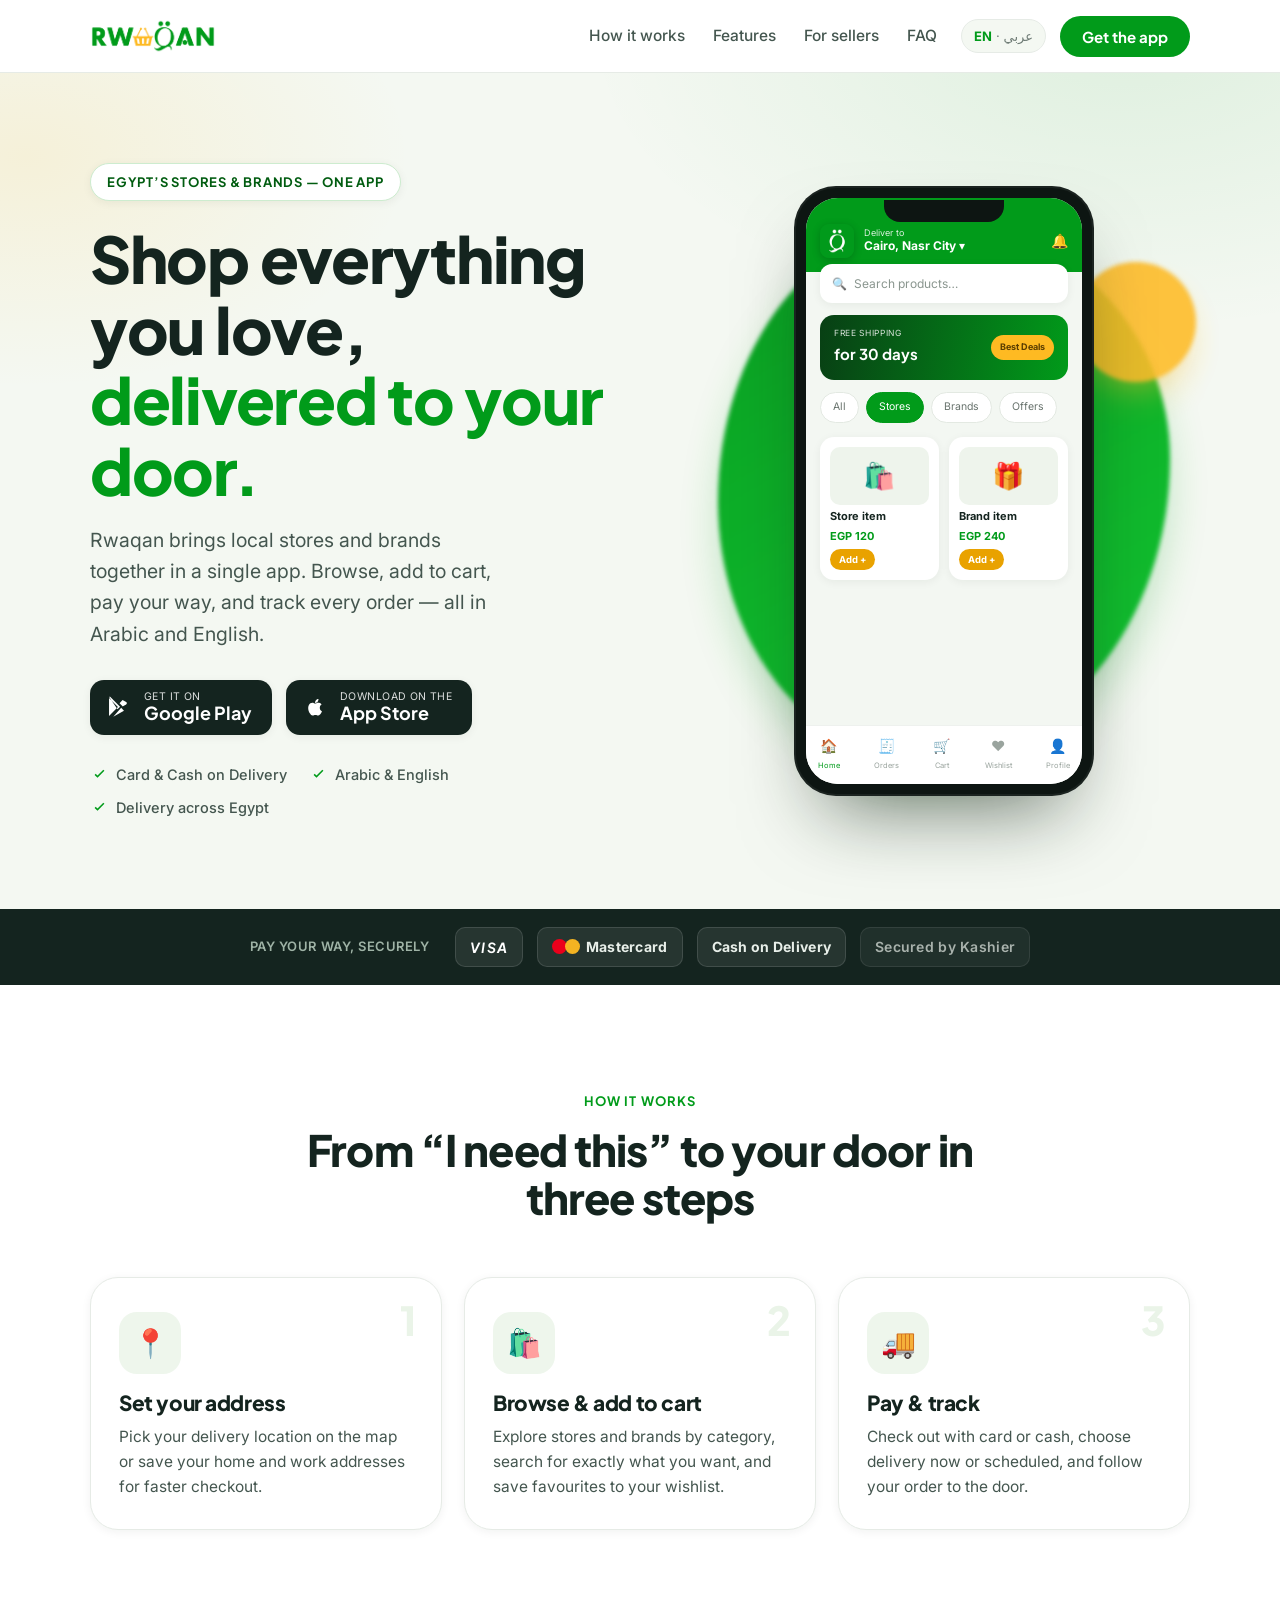
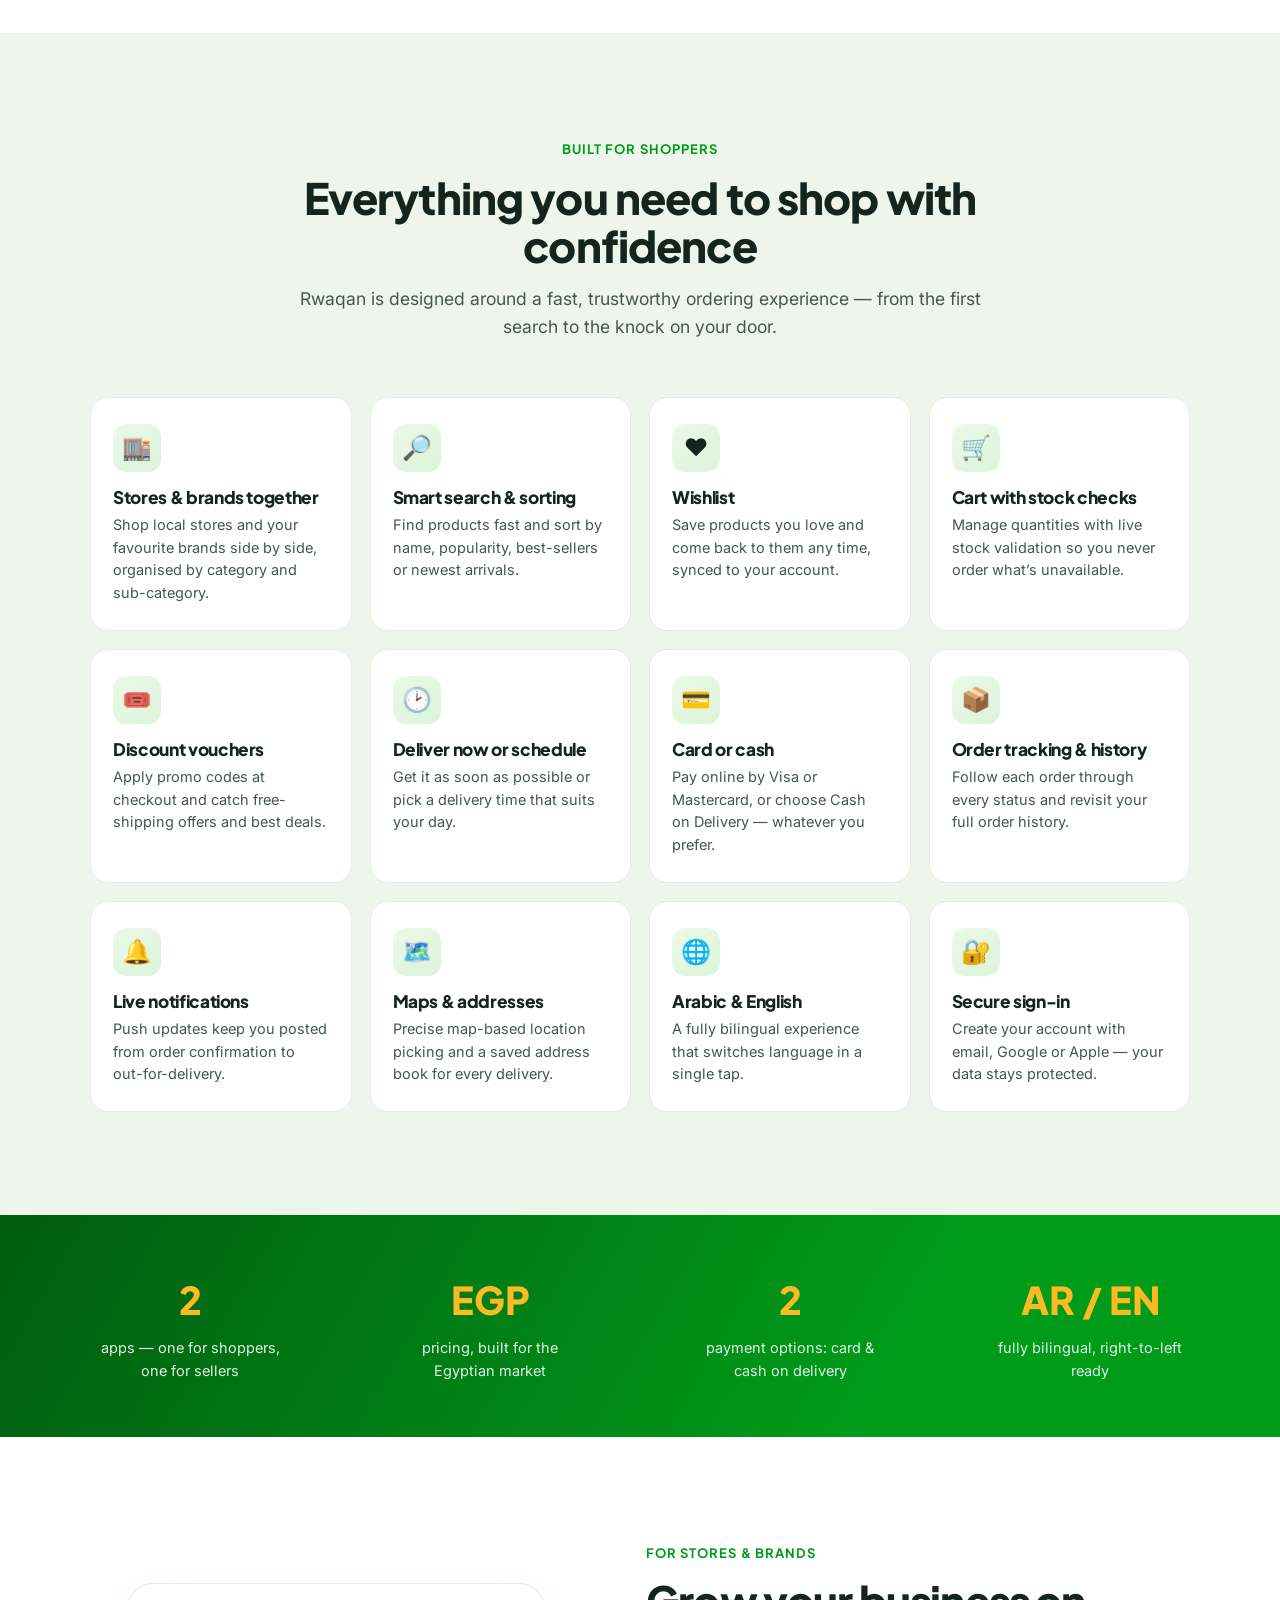
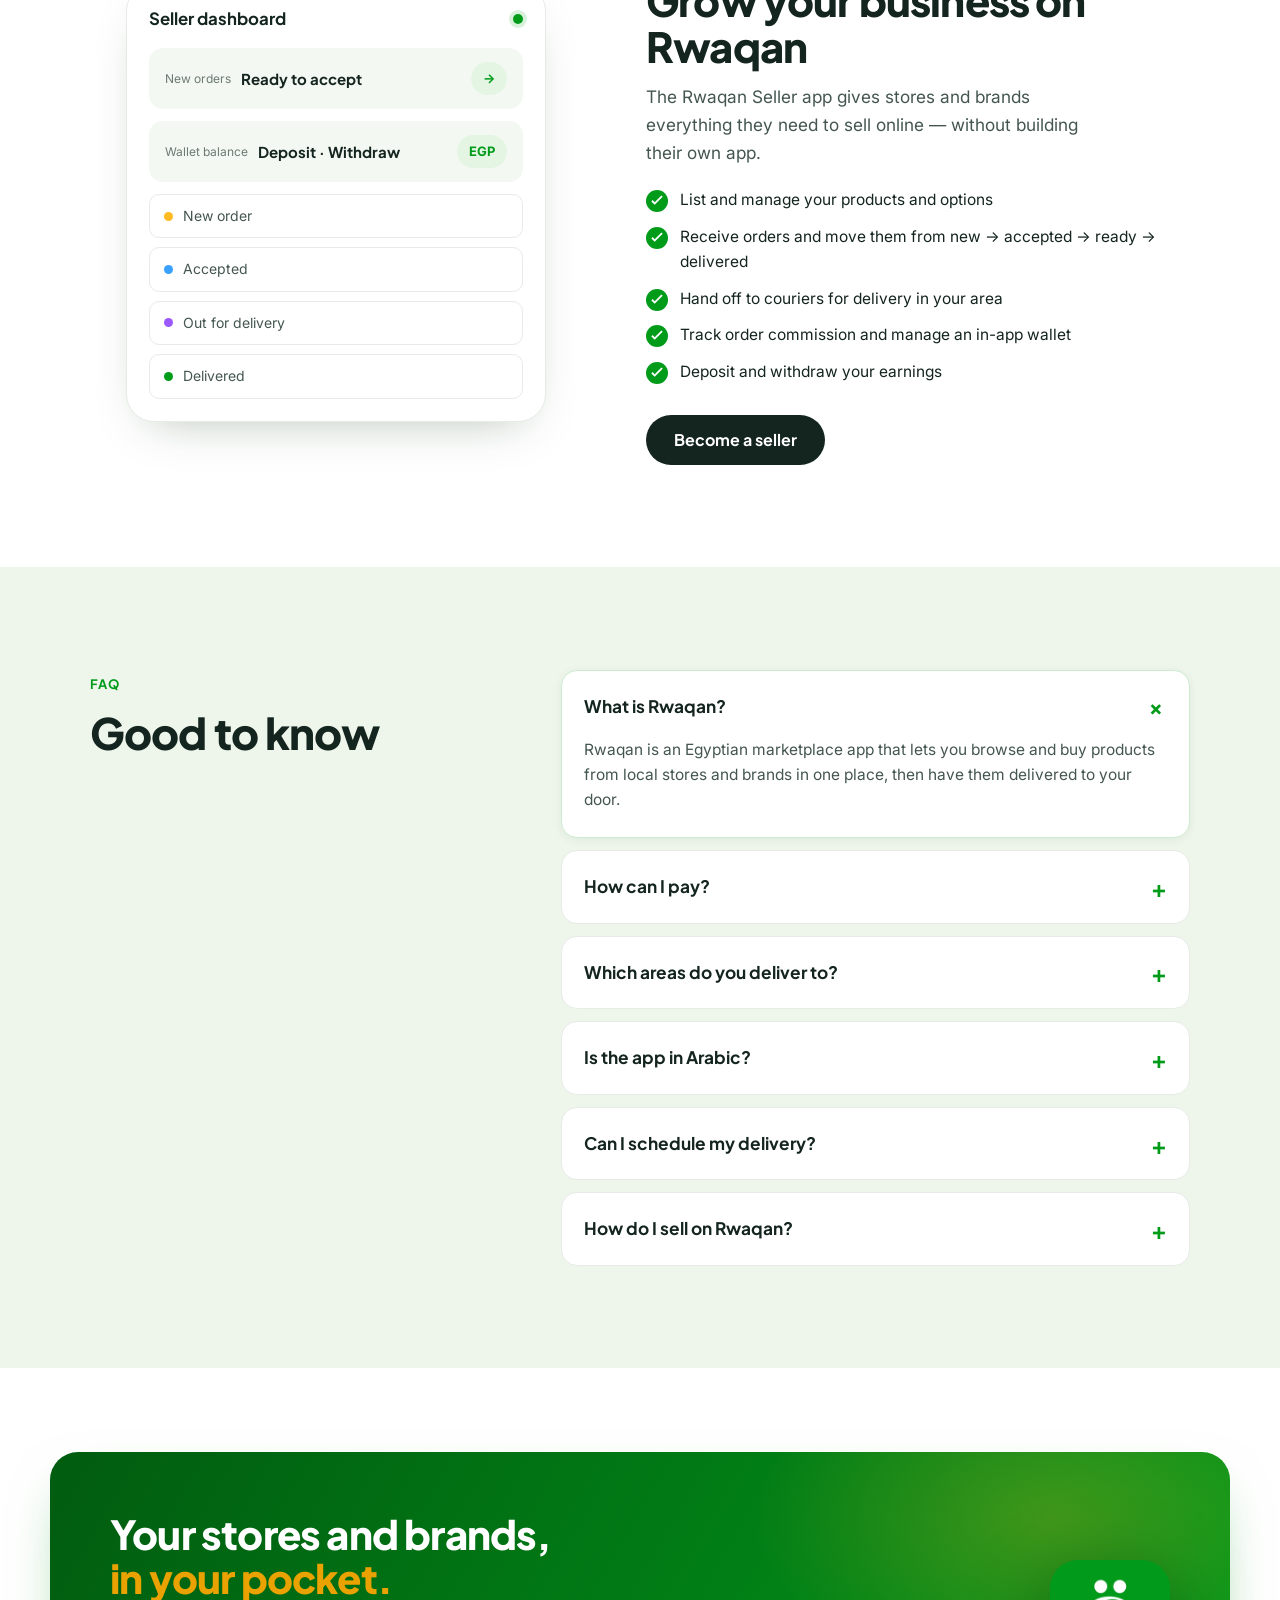
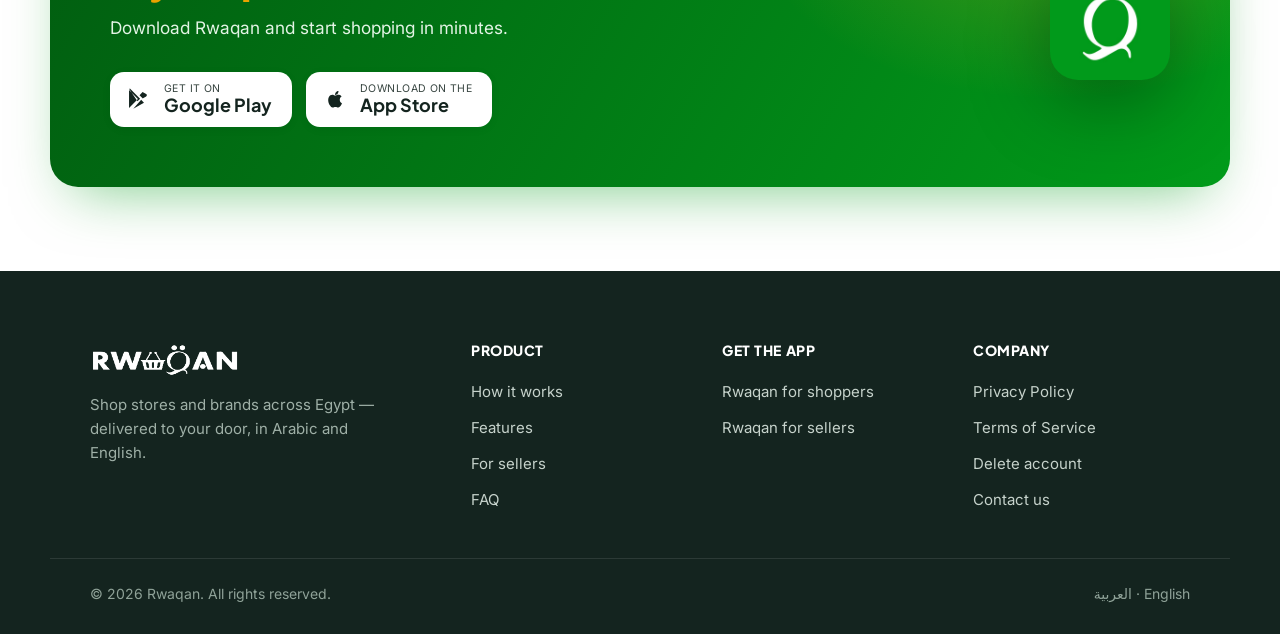
<file: index.html>
<!DOCTYPE html>
<html lang="en" dir="ltr">
<head>
<meta charset="utf-8" />
<meta name="viewport" content="width=device-width, initial-scale=1" />
<meta name="theme-color" content="#019B1A" />

<!-- Primary SEO -->
<title>Rwaqan — Shop Stores & Brands, Delivered Across Egypt</title>
<meta name="description" content="Rwaqan (رواقان) is Egypt's marketplace app for browsing and buying from local stores and brands. Pay by card or cash on delivery, schedule delivery, and track every order — in Arabic & English." />
<meta name="keywords" content="Rwaqan, رواقان, Egypt marketplace app, online shopping Egypt, cash on delivery, stores and brands, delivery app Egypt" />
<link rel="canonical" href="https://rwaqan.com/" />
<meta name="robots" content="index, follow, max-image-preview:large" />

<!-- Internationalization -->
<link rel="alternate" href="https://rwaqan.com/" hreflang="en" />
<link rel="alternate" href="https://rwaqan.com/ar/" hreflang="ar" />
<link rel="alternate" href="https://rwaqan.com/" hreflang="x-default" />

<!-- Open Graph -->
<meta property="og:type" content="website" />
<meta property="og:site_name" content="Rwaqan" />
<meta property="og:title" content="Rwaqan — Shop Stores & Brands, Delivered Across Egypt" />
<meta property="og:description" content="Browse and buy from local stores and brands. Card or cash on delivery, scheduled delivery, live order tracking — in Arabic & English." />
<meta property="og:url" content="https://rwaqan.com/" />
<meta property="og:locale" content="en_US" />
<meta property="og:locale:alternate" content="ar_EG" />
<meta property="og:image" content="https://rwaqan.com/assets/og-image.jpg" />
<meta property="og:image:width" content="1200" />
<meta property="og:image:height" content="630" />
<meta property="og:image:alt" content="Rwaqan — shop stores and brands, delivered across Egypt" />

<!-- Twitter -->
<meta name="twitter:card" content="summary_large_image" />
<meta name="twitter:title" content="Rwaqan — Shop Stores & Brands, Delivered Across Egypt" />
<meta name="twitter:description" content="Egypt's marketplace app for stores and brands. Card or cash on delivery, scheduled delivery, live tracking." />
<meta name="twitter:image" content="https://rwaqan.com/assets/og-image.jpg" />

<!-- Icons / PWA -->
<link rel="icon" href="assets/favicon-32.png" sizes="32x32" type="image/png" />
<link rel="icon" href="assets/favicon-512.png" sizes="512x512" type="image/png" />
<link rel="apple-touch-icon" href="assets/apple-touch-icon.png" />
<link rel="manifest" href="site.webmanifest" />

<!-- Fonts -->
<link rel="preconnect" href="https://fonts.googleapis.com" />
<link rel="preconnect" href="https://fonts.gstatic.com" crossorigin />
<link href="https://fonts.googleapis.com/css2?family=Plus+Jakarta+Sans:wght@500;600;700;800&family=Inter:wght@400;500;600&family=Cairo:wght@700;800&display=swap" rel="stylesheet" />

<link rel="stylesheet" href="styles.css" />

<!-- Structured data: Organization + MobileApplication + FAQ -->
<script type="application/ld+json">
{
  "@context": "https://schema.org",
  "@graph": [
    {
      "@type": "Organization",
      "@id": "https://rwaqan.com/#organization",
      "name": "Rwaqan",
      "alternateName": "رواقان",
      "url": "https://rwaqan.com/",
      "logo": "https://rwaqan.com/assets/icon-512.png",
      "description": "Rwaqan is an Egyptian marketplace platform that lets customers browse and buy products from local stores and brands, with card or cash-on-delivery payment and delivery across Egypt.",
      "areaServed": { "@type": "Country", "name": "Egypt" }
    },
    {
      "@type": "WebSite",
      "@id": "https://rwaqan.com/#website",
      "url": "https://rwaqan.com/",
      "name": "Rwaqan",
      "inLanguage": ["en", "ar"],
      "publisher": { "@id": "https://rwaqan.com/#organization" }
    },
    {
      "@type": "MobileApplication",
      "name": "Rwaqan",
      "operatingSystem": "ANDROID, IOS",
      "applicationCategory": "ShoppingApplication",
      "inLanguage": ["en", "ar"],
      "offers": { "@type": "Offer", "price": "0", "priceCurrency": "EGP" },
      "publisher": { "@id": "https://rwaqan.com/#organization" },
      "description": "Browse and buy products from stores and brands. Pay by card or cash on delivery, schedule delivery and track your orders."
    },
    {
      "@type": "FAQPage",
      "mainEntity": [
        {
          "@type": "Question",
          "name": "What is Rwaqan?",
          "acceptedAnswer": { "@type": "Answer", "text": "Rwaqan is an Egyptian marketplace app that lets you browse and buy products from local stores and brands in one place, then have them delivered to your door." }
        },
        {
          "@type": "Question",
          "name": "How can I pay on Rwaqan?",
          "acceptedAnswer": { "@type": "Answer", "text": "You can pay with Cash on Delivery or online by card (Visa and Mastercard), with payments processed securely through Kashier." }
        },
        {
          "@type": "Question",
          "name": "Which areas does Rwaqan deliver to?",
          "acceptedAnswer": { "@type": "Answer", "text": "Rwaqan delivers across supported cities in Egypt. Available delivery areas are shown at checkout based on your saved address." }
        },
        {
          "@type": "Question",
          "name": "Is Rwaqan available in Arabic?",
          "acceptedAnswer": { "@type": "Answer", "text": "Yes. Rwaqan is fully bilingual and works in both Arabic and English." }
        },
        {
          "@type": "Question",
          "name": "How do I sell on Rwaqan?",
          "acceptedAnswer": { "@type": "Answer", "text": "Stores and brands can join using the Rwaqan Seller app to list products, receive and manage orders, and withdraw earnings from an in-app wallet." }
        }
      ]
    }
  ]
}
</script>
</head>
<body>

<a class="skip-link" href="#main">Skip to content</a>

<!-- ===== Header ===== -->
<header class="nav" id="top">
  <div class="container nav__inner">
    <a class="nav__brand" href="#top" aria-label="Rwaqan home">
      <img src="assets/logo-wordmark.png" alt="Rwaqan" class="nav__logo" width="150" height="40" />
    </a>
    <nav class="nav__links" aria-label="Primary">
      <a href="#how">How it works</a>
      <a href="#features">Features</a>
      <a href="#sellers">For sellers</a>
      <a href="#faq">FAQ</a>
    </nav>
    <div class="nav__actions">
      <a class="lang-pill" href="ar/" aria-label="التبديل إلى العربية"><b>EN</b> · <span>عربي</span></a>
      <a class="btn btn--primary btn--sm" href="#download">Get the app</a>
    </div>
    <button class="nav__toggle" aria-label="Open menu" aria-expanded="false"><span></span><span></span><span></span></button>
  </div>
</header>

<main id="main">

  <!-- ===== Hero ===== -->
  <section class="hero">
    <div class="container hero__grid">
      <div class="hero__copy">
        <span class="eyebrow">Egypt’s stores &amp; brands — one app</span>
        <h1>Shop everything you love,<br><span class="accent-green">delivered to your door.</span></h1>
        <p class="hero__sub">Rwaqan brings local stores and brands together in a single app. Browse, add to cart, pay your way, and track every order — all in Arabic and English.</p>

        <div class="store-badges" id="download-hero">
          <a class="store-badge" href="https://play.google.com/store/apps/details?id=com.rwaqan.customer" rel="noopener" aria-label="Get Rwaqan on Google Play">
            <svg viewBox="0 0 24 24" aria-hidden="true"><path d="M3.6 2.3 13 11.7l-2.4 2.4L3.1 2.9c.1-.3.3-.5.5-.6Zm-.8 1.3v16.8L11 12 2.8 3.6ZM14 12.8l2.6 2.6-9.9 5.7 7.3-8.3Zm1.3-1.3 3.3-1.9c.9-.5.9-1.7 0-2.2l-3.3-1.9-2.8 3 2.8 2.9Z"/></svg>
            <span><small>GET IT ON</small><strong>Google Play</strong></span>
          </a>
          <a class="store-badge" href="https://apps.apple.com/eg/app/rwaqan/id6739463193" rel="noopener" aria-label="Download Rwaqan on the App Store">
            <svg viewBox="0 0 24 24" aria-hidden="true"><path d="M16.4 12.7c0-2 1.6-3 1.7-3-.9-1.4-2.4-1.5-2.9-1.6-1.2-.1-2.4.7-3 .7s-1.6-.7-2.6-.7c-1.3 0-2.6.8-3.2 2-1.4 2.4-.4 6 1 7.9.7.9 1.4 2 2.5 1.9 1-.04 1.3-.6 2.5-.6s1.5.6 2.6.6 1.7-.9 2.4-1.8c.7-1 1-2 1-2.1-.1 0-2-.8-2-3Zm-2-5.6c.5-.7.9-1.6.8-2.6-.8 0-1.8.5-2.3 1.2-.5.6-1 1.6-.8 2.5.9.1 1.8-.4 2.3-1.1Z"/></svg>
            <span><small>Download on the</small><strong>App Store</strong></span>
          </a>
        </div>

        <ul class="hero__trust">
          <li><svg viewBox="0 0 24 24" aria-hidden="true"><path d="m9.5 16.2-3.7-3.7L7.2 11l2.3 2.3 7.3-7.3 1.4 1.4z"/></svg> Card &amp; Cash on Delivery</li>
          <li><svg viewBox="0 0 24 24" aria-hidden="true"><path d="m9.5 16.2-3.7-3.7L7.2 11l2.3 2.3 7.3-7.3 1.4 1.4z"/></svg> Arabic &amp; English</li>
          <li><svg viewBox="0 0 24 24" aria-hidden="true"><path d="m9.5 16.2-3.7-3.7L7.2 11l2.3 2.3 7.3-7.3 1.4 1.4z"/></svg> Delivery across Egypt</li>
        </ul>
      </div>

      <!-- App illustration (brand mockup) -->
      <div class="hero__art" aria-hidden="true">
        <div class="blob"></div>
        <div class="phone">
          <div class="phone__notch"></div>
          <div class="phone__screen">
            <div class="app-top">
              <img src="assets/icon-192.png" alt="" class="app-top__icon" />
              <div class="app-top__loc"><small>Deliver to</small><b>Cairo, Nasr City ▾</b></div>
              <div class="app-top__bell">🔔</div>
            </div>
            <div class="app-search"><span>🔍</span> Search products…</div>
            <div class="app-promo">
              <div><small>FREE SHIPPING</small><b>for 30 days</b></div>
              <span class="app-promo__tag">Best Deals</span>
            </div>
            <div class="app-chips">
              <span>All</span><span class="on">Stores</span><span>Brands</span><span>Offers</span>
            </div>
            <div class="app-cards">
              <div class="pcard"><div class="pcard__img">🛍️</div><b>Store item</b><small>EGP 120</small><i>Add +</i></div>
              <div class="pcard"><div class="pcard__img">🎁</div><b>Brand item</b><small>EGP 240</small><i>Add +</i></div>
            </div>
            <div class="app-nav">
              <span class="on">🏠<small>Home</small></span>
              <span>🧾<small>Orders</small></span>
              <span>🛒<small>Cart</small></span>
              <span>❤️<small>Wishlist</small></span>
              <span>👤<small>Profile</small></span>
            </div>
          </div>
        </div>
      </div>
    </div>
  </section>

  <!-- ===== Payments / trust strip ===== -->
  <section class="trustbar" aria-label="Payments and coverage">
    <div class="container trustbar__inner">
      <span class="trustbar__label">Pay your way, securely</span>
      <div class="trustbar__items">
        <span class="pay pay--visa">VISA</span>
        <span class="pay pay--mc"><i></i><i></i> Mastercard</span>
        <span class="pay">Cash on Delivery</span>
        <span class="pay pay--muted">Secured by Kashier</span>
      </div>
    </div>
  </section>

  <!-- ===== How it works ===== -->
  <section class="section" id="how">
    <div class="container">
      <div class="section__head">
        <span class="kicker">How it works</span>
        <h2>From “I need this” to your door in three steps</h2>
      </div>
      <ol class="steps">
        <li class="step">
          <span class="step__num">1</span>
          <div class="step__icon">📍</div>
          <h3>Set your address</h3>
          <p>Pick your delivery location on the map or save your home and work addresses for faster checkout.</p>
        </li>
        <li class="step">
          <span class="step__num">2</span>
          <div class="step__icon">🛍️</div>
          <h3>Browse &amp; add to cart</h3>
          <p>Explore stores and brands by category, search for exactly what you want, and save favourites to your wishlist.</p>
        </li>
        <li class="step">
          <span class="step__num">3</span>
          <div class="step__icon">🚚</div>
          <h3>Pay &amp; track</h3>
          <p>Check out with card or cash, choose delivery now or scheduled, and follow your order to the door.</p>
        </li>
      </ol>
    </div>
  </section>

  <!-- ===== Features ===== -->
  <section class="section section--tint" id="features">
    <div class="container">
      <div class="section__head">
        <span class="kicker">Built for shoppers</span>
        <h2>Everything you need to shop with confidence</h2>
        <p class="section__lead">Rwaqan is designed around a fast, trustworthy ordering experience — from the first search to the knock on your door.</p>
      </div>
      <div class="features">
        <article class="feat"><div class="feat__ic">🏬</div><h3>Stores &amp; brands together</h3><p>Shop local stores and your favourite brands side by side, organised by category and sub-category.</p></article>
        <article class="feat"><div class="feat__ic">🔎</div><h3>Smart search &amp; sorting</h3><p>Find products fast and sort by name, popularity, best-sellers or newest arrivals.</p></article>
        <article class="feat"><div class="feat__ic">❤️</div><h3>Wishlist</h3><p>Save products you love and come back to them any time, synced to your account.</p></article>
        <article class="feat"><div class="feat__ic">🛒</div><h3>Cart with stock checks</h3><p>Manage quantities with live stock validation so you never order what’s unavailable.</p></article>
        <article class="feat"><div class="feat__ic">🎟️</div><h3>Discount vouchers</h3><p>Apply promo codes at checkout and catch free-shipping offers and best deals.</p></article>
        <article class="feat"><div class="feat__ic">🕑</div><h3>Deliver now or schedule</h3><p>Get it as soon as possible or pick a delivery time that suits your day.</p></article>
        <article class="feat"><div class="feat__ic">💳</div><h3>Card or cash</h3><p>Pay online by Visa or Mastercard, or choose Cash on Delivery — whatever you prefer.</p></article>
        <article class="feat"><div class="feat__ic">📦</div><h3>Order tracking &amp; history</h3><p>Follow each order through every status and revisit your full order history.</p></article>
        <article class="feat"><div class="feat__ic">🔔</div><h3>Live notifications</h3><p>Push updates keep you posted from order confirmation to out-for-delivery.</p></article>
        <article class="feat"><div class="feat__ic">🗺️</div><h3>Maps &amp; addresses</h3><p>Precise map-based location picking and a saved address book for every delivery.</p></article>
        <article class="feat"><div class="feat__ic">🌐</div><h3>Arabic &amp; English</h3><p>A fully bilingual experience that switches language in a single tap.</p></article>
        <article class="feat"><div class="feat__ic">🔐</div><h3>Secure sign-in</h3><p>Create your account with email, Google or Apple — your data stays protected.</p></article>
      </div>
    </div>
  </section>

  <!-- ===== Highlight band ===== -->
  <section class="band">
    <div class="container band__inner">
      <div class="band__item"><strong>2</strong><span>apps — one for shoppers, one for sellers</span></div>
      <div class="band__item"><strong>EGP</strong><span>pricing, built for the Egyptian market</span></div>
      <div class="band__item"><strong>2</strong><span>payment options: card &amp; cash on delivery</span></div>
      <div class="band__item"><strong>AR / EN</strong><span>fully bilingual, right-to-left ready</span></div>
    </div>
  </section>

  <!-- ===== For sellers ===== -->
  <section class="section" id="sellers">
    <div class="container sellers__grid">
      <div class="sellers__art" aria-hidden="true">
        <div class="dash">
          <div class="dash__row dash__row--head"><b>Seller dashboard</b><span class="dot"></span></div>
          <div class="dash__stat"><small>New orders</small><b>Ready to accept</b><i>→</i></div>
          <div class="dash__stat"><small>Wallet balance</small><b>Deposit · Withdraw</b><i>EGP</i></div>
          <div class="dash__list">
            <span><i class="s s--new"></i>New order</span>
            <span><i class="s s--ok"></i>Accepted</span>
            <span><i class="s s--go"></i>Out for delivery</span>
            <span><i class="s s--done"></i>Delivered</span>
          </div>
        </div>
      </div>
      <div class="sellers__copy">
        <span class="kicker">For stores &amp; brands</span>
        <h2>Grow your business on Rwaqan</h2>
        <p>The Rwaqan Seller app gives stores and brands everything they need to sell online — without building their own app.</p>
        <ul class="ticks">
          <li>List and manage your products and options</li>
          <li>Receive orders and move them from new → accepted → ready → delivered</li>
          <li>Hand off to couriers for delivery in your area</li>
          <li>Track order commission and manage an in-app wallet</li>
          <li>Deposit and withdraw your earnings</li>
        </ul>
        <a class="btn btn--dark" href="https://play.google.com/store/apps/details?id=com.rwaqan.seller" rel="noopener">Become a seller</a>
      </div>
    </div>
  </section>

  <!-- ===== FAQ ===== -->
  <section class="section section--tint" id="faq">
    <div class="container faq__wrap">
      <div class="section__head section__head--left">
        <span class="kicker">FAQ</span>
        <h2>Good to know</h2>
      </div>
      <div class="faq">
        <details class="qa" open>
          <summary>What is Rwaqan?</summary>
          <p>Rwaqan is an Egyptian marketplace app that lets you browse and buy products from local stores and brands in one place, then have them delivered to your door.</p>
        </details>
        <details class="qa">
          <summary>How can I pay?</summary>
          <p>You can pay with Cash on Delivery, or online by card — Visa and Mastercard — with payments processed securely through Kashier.</p>
        </details>
        <details class="qa">
          <summary>Which areas do you deliver to?</summary>
          <p>Rwaqan delivers across supported cities in Egypt. The available delivery areas are shown at checkout based on your saved address.</p>
        </details>
        <details class="qa">
          <summary>Is the app in Arabic?</summary>
          <p>Yes — Rwaqan is fully bilingual and switches between Arabic and English in a single tap.</p>
        </details>
        <details class="qa">
          <summary>Can I schedule my delivery?</summary>
          <p>Absolutely. Choose “Deliver now” for the soonest slot, or pick a custom delivery time that fits your schedule.</p>
        </details>
        <details class="qa">
          <summary>How do I sell on Rwaqan?</summary>
          <p>Download the Rwaqan Seller app to list your products, receive and manage orders, and withdraw earnings from your in-app wallet.</p>
        </details>
      </div>
    </div>
  </section>

  <!-- ===== Download CTA ===== -->
  <section class="cta" id="download">
    <div class="container cta__inner">
      <div class="cta__copy">
        <h2>Your stores and brands, <span class="accent-gold">in your pocket.</span></h2>
        <p>Download Rwaqan and start shopping in minutes.</p>
        <div class="store-badges">
          <a class="store-badge store-badge--light" href="https://play.google.com/store/apps/details?id=com.rwaqan.customer" rel="noopener" aria-label="Get Rwaqan on Google Play">
            <svg viewBox="0 0 24 24" aria-hidden="true"><path d="M3.6 2.3 13 11.7l-2.4 2.4L3.1 2.9c.1-.3.3-.5.5-.6Zm-.8 1.3v16.8L11 12 2.8 3.6ZM14 12.8l2.6 2.6-9.9 5.7 7.3-8.3Zm1.3-1.3 3.3-1.9c.9-.5.9-1.7 0-2.2l-3.3-1.9-2.8 3 2.8 2.9Z"/></svg>
            <span><small>GET IT ON</small><strong>Google Play</strong></span>
          </a>
          <a class="store-badge store-badge--light" href="https://apps.apple.com/eg/app/rwaqan/id6739463193" rel="noopener" aria-label="Download Rwaqan on the App Store">
            <svg viewBox="0 0 24 24" aria-hidden="true"><path d="M16.4 12.7c0-2 1.6-3 1.7-3-.9-1.4-2.4-1.5-2.9-1.6-1.2-.1-2.4.7-3 .7s-1.6-.7-2.6-.7c-1.3 0-2.6.8-3.2 2-1.4 2.4-.4 6 1 7.9.7.9 1.4 2 2.5 1.9 1-.04 1.3-.6 2.5-.6s1.5.6 2.6.6 1.7-.9 2.4-1.8c.7-1 1-2 1-2.1-.1 0-2-.8-2-3Zm-2-5.6c.5-.7.9-1.6.8-2.6-.8 0-1.8.5-2.3 1.2-.5.6-1 1.6-.8 2.5.9.1 1.8-.4 2.3-1.1Z"/></svg>
            <span><small>Download on the</small><strong>App Store</strong></span>
          </a>
        </div>
      </div>
      <div class="cta__mark" aria-hidden="true">
        <img src="assets/icon-512.png" alt="" width="120" height="120" />
      </div>
    </div>
  </section>

</main>

<!-- ===== Footer ===== -->
<footer class="footer">
  <div class="container footer__grid">
    <div class="footer__brand">
      <img src="assets/logo-wordmark-white.png" alt="Rwaqan" width="150" height="40" />
      <p>Shop stores and brands across Egypt — delivered to your door, in Arabic and English.</p>
    </div>
    <nav class="footer__col" aria-label="Product">
      <h4>Product</h4>
      <a href="#how">How it works</a>
      <a href="#features">Features</a>
      <a href="#sellers">For sellers</a>
      <a href="#faq">FAQ</a>
    </nav>
    <nav class="footer__col" aria-label="Get the app">
      <h4>Get the app</h4>
      <a href="https://play.google.com/store/apps/details?id=com.rwaqan.customer" rel="noopener">Rwaqan for shoppers</a>
      <a href="https://play.google.com/store/apps/details?id=com.rwaqan.seller" rel="noopener">Rwaqan for sellers</a>
    </nav>
    <nav class="footer__col" aria-label="Company">
      <h4>Company</h4>
      <a href="privacy/">Privacy Policy</a>
      <a href="terms/">Terms of Service</a>
      <a href="delete-account/">Delete account</a>
      <a href="mailto:khazeen.elbait.alex@gmail.com">Contact us</a>
    </nav>
  </div>
  <div class="container footer__bottom">
    <span>© <span id="year">2026</span> Rwaqan. All rights reserved.</span>
    <span class="footer__lang">العربية · English</span>
  </div>
</footer>

<script src="script.js" defer></script>
</body>
</html>
</file>
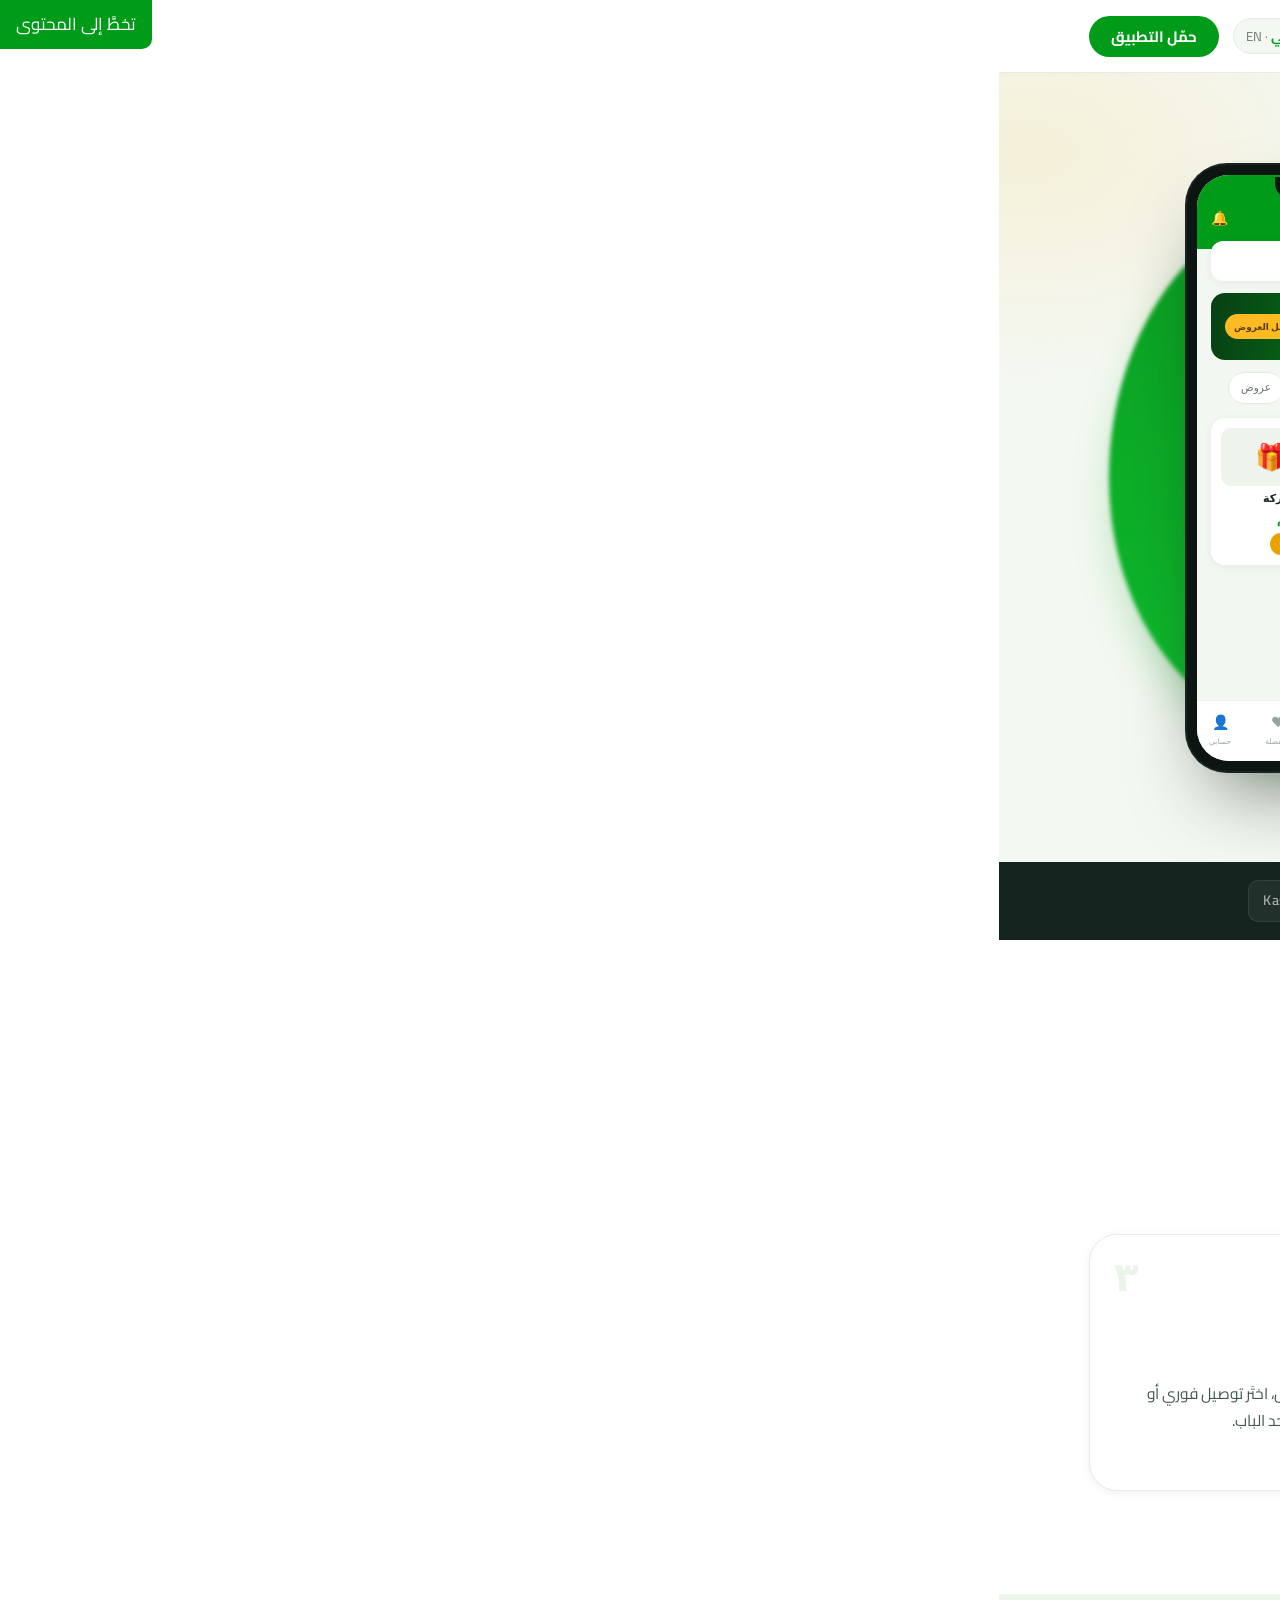
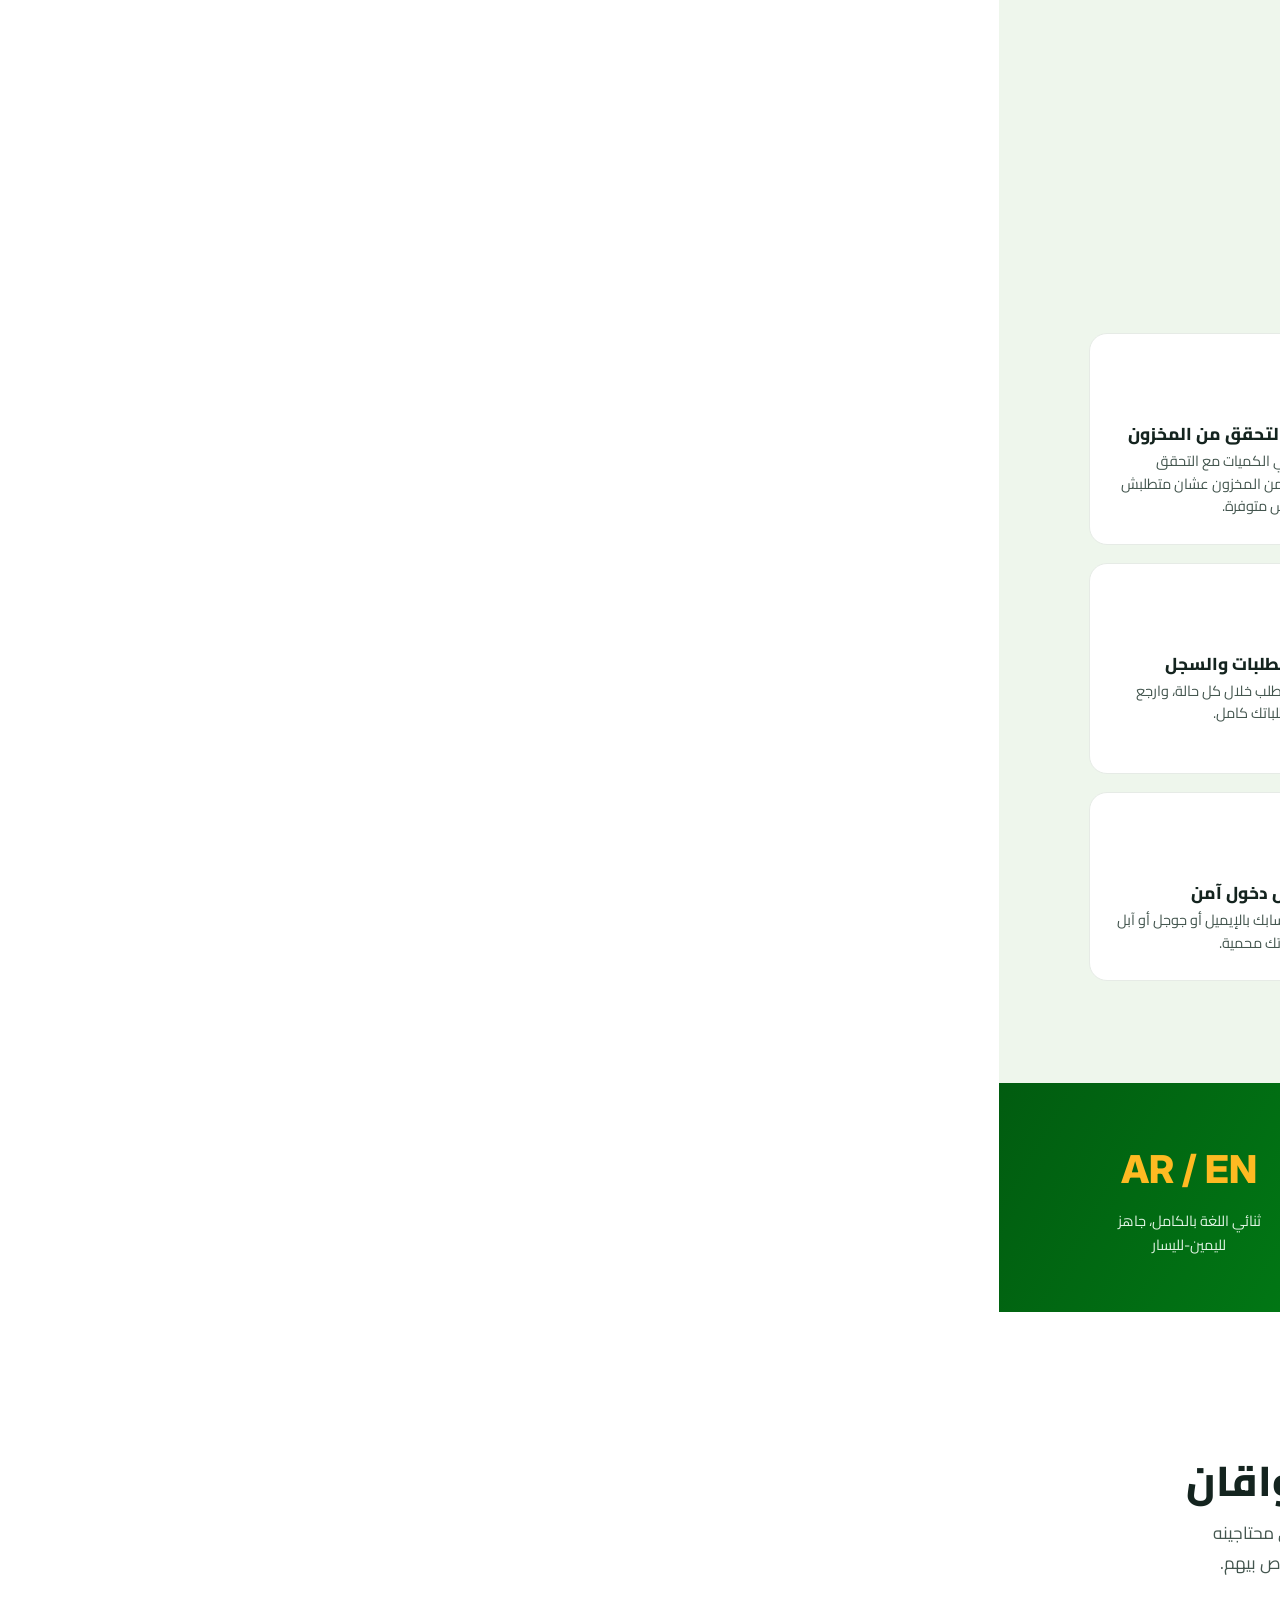
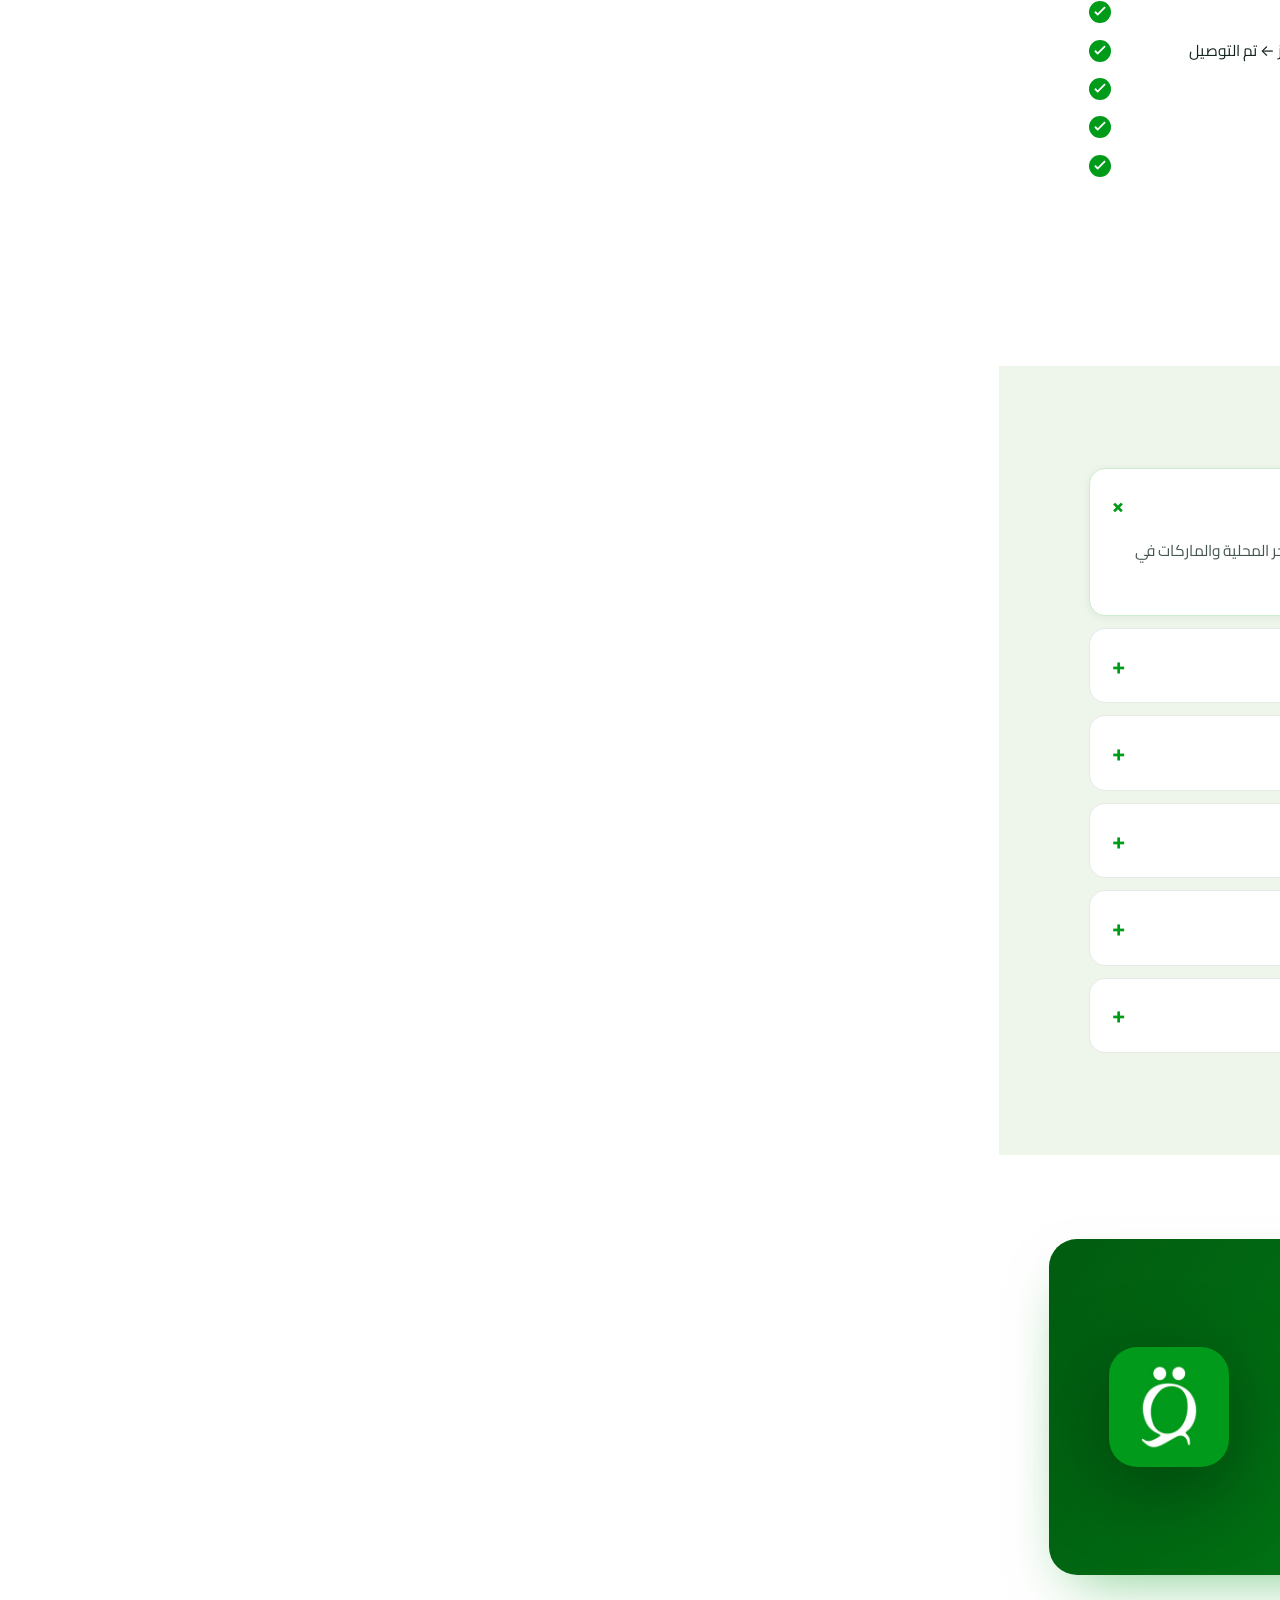
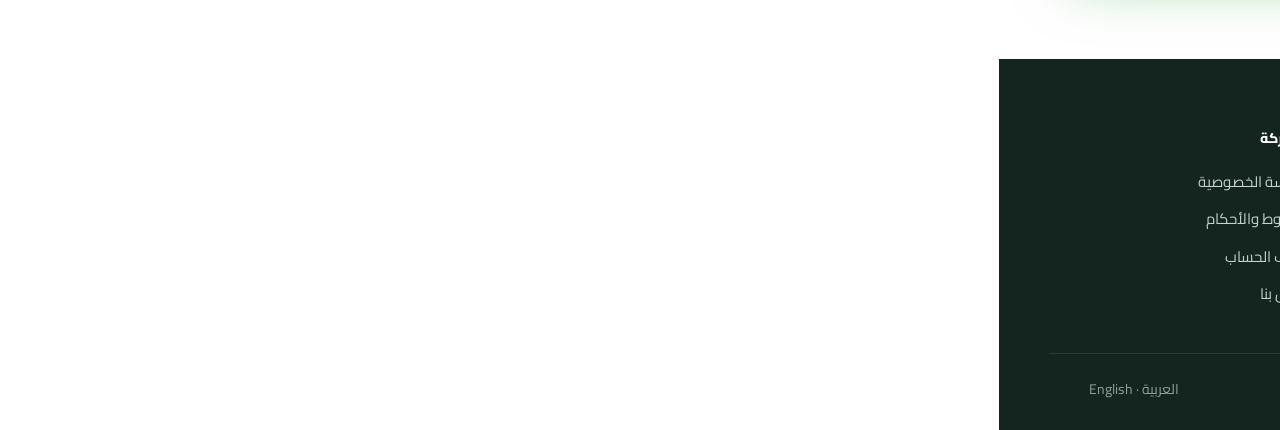
<file: ar/index.html>
<!DOCTYPE html>
<html lang="ar" dir="rtl">
<head>
<meta charset="utf-8" />
<meta name="viewport" content="width=device-width, initial-scale=1" />
<meta name="theme-color" content="#019B1A" />

<!-- Primary SEO -->
<title>رواقان — تسوّق من المتاجر والماركات، يوصلك في كل مصر</title>
<meta name="description" content="رواقان تطبيق السوق المصري لتصفّح وشراء المنتجات من المتاجر المحلية والماركات. ادفع بالبطاقة أو عند الاستلام، جدوِل التوصيل، وتابع كل طلب — بالعربي والإنجليزي." />
<meta name="keywords" content="رواقان, Rwaqan, تطبيق تسوق مصر, سوق إلكتروني مصر, الدفع عند الاستلام, متاجر وماركات, توصيل في مصر" />
<link rel="canonical" href="https://rwaqan.com/ar/" />
<meta name="robots" content="index, follow, max-image-preview:large" />

<!-- Internationalization -->
<link rel="alternate" href="https://rwaqan.com/" hreflang="en" />
<link rel="alternate" href="https://rwaqan.com/ar/" hreflang="ar" />
<link rel="alternate" href="https://rwaqan.com/" hreflang="x-default" />

<!-- Open Graph -->
<meta property="og:type" content="website" />
<meta property="og:site_name" content="رواقان" />
<meta property="og:title" content="رواقان — تسوّق من المتاجر والماركات، يوصلك في كل مصر" />
<meta property="og:description" content="اتصفّح واشترِ من المتاجر المحلية والماركات. بطاقة أو دفع عند الاستلام، توصيل مجدول، وتتبّع مباشر للطلبات — بالعربي والإنجليزي." />
<meta property="og:url" content="https://rwaqan.com/ar/" />
<meta property="og:locale" content="ar_EG" />
<meta property="og:locale:alternate" content="en_US" />
<meta property="og:image" content="https://rwaqan.com/assets/og-image.jpg" />
<meta property="og:image:width" content="1200" />
<meta property="og:image:height" content="630" />
<meta property="og:image:alt" content="رواقان — تسوّق من المتاجر والماركات، يوصلك في كل مصر" />

<!-- Twitter -->
<meta name="twitter:card" content="summary_large_image" />
<meta name="twitter:title" content="رواقان — تسوّق من المتاجر والماركات في كل مصر" />
<meta name="twitter:description" content="تطبيق السوق المصري للمتاجر والماركات. بطاقة أو دفع عند الاستلام، توصيل مجدول، وتتبّع مباشر." />
<meta name="twitter:image" content="https://rwaqan.com/assets/og-image.jpg" />

<!-- Icons / PWA -->
<link rel="icon" href="../assets/favicon-32.png" sizes="32x32" type="image/png" />
<link rel="icon" href="../assets/favicon-512.png" sizes="512x512" type="image/png" />
<link rel="apple-touch-icon" href="../assets/apple-touch-icon.png" />
<link rel="manifest" href="../site.webmanifest" />

<!-- Fonts -->
<link rel="preconnect" href="https://fonts.googleapis.com" />
<link rel="preconnect" href="https://fonts.gstatic.com" crossorigin />
<link href="https://fonts.googleapis.com/css2?family=Cairo:wght@500;600;700;800&family=Inter:wght@400;500;600&display=swap" rel="stylesheet" />

<link rel="stylesheet" href="../styles.css" />

<!-- Structured data: Organization + MobileApplication + FAQ (Arabic) -->
<script type="application/ld+json">
{
  "@context": "https://schema.org",
  "@graph": [
    {
      "@type": "Organization",
      "@id": "https://rwaqan.com/#organization",
      "name": "رواقان",
      "alternateName": "Rwaqan",
      "url": "https://rwaqan.com/",
      "logo": "https://rwaqan.com/assets/icon-512.png",
      "description": "رواقان منصّة سوق مصرية تتيح للعملاء تصفّح وشراء المنتجات من المتاجر المحلية والماركات، مع الدفع بالبطاقة أو عند الاستلام والتوصيل في كل مصر.",
      "areaServed": { "@type": "Country", "name": "Egypt" }
    },
    {
      "@type": "WebSite",
      "@id": "https://rwaqan.com/ar/#website",
      "url": "https://rwaqan.com/ar/",
      "name": "رواقان",
      "inLanguage": "ar",
      "publisher": { "@id": "https://rwaqan.com/#organization" }
    },
    {
      "@type": "MobileApplication",
      "name": "رواقان",
      "operatingSystem": "ANDROID, IOS",
      "applicationCategory": "ShoppingApplication",
      "inLanguage": ["ar", "en"],
      "offers": { "@type": "Offer", "price": "0", "priceCurrency": "EGP" },
      "publisher": { "@id": "https://rwaqan.com/#organization" },
      "description": "اتصفّح واشترِ المنتجات من المتاجر والماركات. ادفع بالبطاقة أو عند الاستلام، جدوِل التوصيل وتابع طلباتك."
    },
    {
      "@type": "FAQPage",
      "mainEntity": [
        { "@type": "Question", "name": "إيه هو رواقان؟", "acceptedAnswer": { "@type": "Answer", "text": "رواقان تطبيق سوق مصري بيخلّيك تتصفّح وتشتري منتجات من المتاجر المحلية والماركات في مكان واحد، ويوصلك لحد باب بيتك." } },
        { "@type": "Question", "name": "أقدر أدفع إزاي؟", "acceptedAnswer": { "@type": "Answer", "text": "تقدر تدفع عند الاستلام (كاش)، أو أونلاين بالبطاقة — فيزا وماستركارد — والدفع مؤمّن بواسطة Kashier." } },
        { "@type": "Question", "name": "بتوصّلوا لفين؟", "acceptedAnswer": { "@type": "Answer", "text": "رواقان بيوصّل لمدن مدعومة في مصر، ومناطق التوصيل المتاحة بتظهر عند الدفع حسب عنوانك المحفوظ." } },
        { "@type": "Question", "name": "التطبيق متاح بالعربي؟", "acceptedAnswer": { "@type": "Answer", "text": "أيوه، رواقان ثنائي اللغة بالكامل وبيشتغل بالعربي والإنجليزي." } },
        { "@type": "Question", "name": "أبيع إزاي على رواقان؟", "acceptedAnswer": { "@type": "Answer", "text": "المتاجر والماركات تقدر تنضم عن طريق تطبيق رواقان للتجار عشان تعرض منتجاتها، تستقبل وتدير الطلبات، وتسحب أرباحها من محفظة داخل التطبيق." } }
      ]
    }
  ]
}
</script>
</head>
<body>

<a class="skip-link" href="#main">تخطَّ إلى المحتوى</a>

<!-- ===== Header ===== -->
<header class="nav" id="top">
  <div class="container nav__inner">
    <a class="nav__brand" href="#top" aria-label="رواقان — الرئيسية">
      <img src="../assets/logo-wordmark.png" alt="رواقان" class="nav__logo" width="150" height="40" />
    </a>
    <nav class="nav__links" aria-label="رئيسية">
      <a href="#how">إزاي بيشتغل</a>
      <a href="#features">المميزات</a>
      <a href="#sellers">للتجار</a>
      <a href="#faq">الأسئلة الشائعة</a>
    </nav>
    <div class="nav__actions">
      <a class="lang-pill" href="../" aria-label="Switch to English"><b>عربي</b> · <span>EN</span></a>
      <a class="btn btn--primary btn--sm" href="#download">حمّل التطبيق</a>
    </div>
    <button class="nav__toggle" aria-label="فتح القائمة" aria-expanded="false"><span></span><span></span><span></span></button>
  </div>
</header>

<main id="main">

  <!-- ===== Hero ===== -->
  <section class="hero">
    <div class="container hero__grid">
      <div class="hero__copy">
        <span class="eyebrow">متاجر وماركات مصر في تطبيق واحد</span>
        <h1>تسوّق كل اللي بتحبه،<br><span class="accent-green">يوصلك لحد باب بيتك.</span></h1>
        <p class="hero__sub">رواقان بيجمع المتاجر المحلية والماركات في تطبيق واحد. اتصفّح، ضيف للسلة، ادفع زي ما تحب، وتابع كل طلب — بالعربي والإنجليزي.</p>

        <div class="store-badges" id="download-hero">
          <a class="store-badge" href="https://play.google.com/store/apps/details?id=com.rwaqan.customer" rel="noopener" aria-label="حمّل رواقان من Google Play">
            <svg viewBox="0 0 24 24" aria-hidden="true"><path d="M3.6 2.3 13 11.7l-2.4 2.4L3.1 2.9c.1-.3.3-.5.5-.6Zm-.8 1.3v16.8L11 12 2.8 3.6ZM14 12.8l2.6 2.6-9.9 5.7 7.3-8.3Zm1.3-1.3 3.3-1.9c.9-.5.9-1.7 0-2.2l-3.3-1.9-2.8 3 2.8 2.9Z"/></svg>
            <span><small>حمّل من</small><strong>Google Play</strong></span>
          </a>
          <a class="store-badge" href="https://apps.apple.com/eg/app/rwaqan/id6739463193" rel="noopener" aria-label="حمّل رواقان من App Store">
            <svg viewBox="0 0 24 24" aria-hidden="true"><path d="M16.4 12.7c0-2 1.6-3 1.7-3-.9-1.4-2.4-1.5-2.9-1.6-1.2-.1-2.4.7-3 .7s-1.6-.7-2.6-.7c-1.3 0-2.6.8-3.2 2-1.4 2.4-.4 6 1 7.9.7.9 1.4 2 2.5 1.9 1-.04 1.3-.6 2.5-.6s1.5.6 2.6.6 1.7-.9 2.4-1.8c.7-1 1-2 1-2.1-.1 0-2-.8-2-3Zm-2-5.6c.5-.7.9-1.6.8-2.6-.8 0-1.8.5-2.3 1.2-.5.6-1 1.6-.8 2.5.9.1 1.8-.4 2.3-1.1Z"/></svg>
            <span><small>متوفّر على</small><strong>App Store</strong></span>
          </a>
        </div>

        <ul class="hero__trust">
          <li><svg viewBox="0 0 24 24" aria-hidden="true"><path d="m9.5 16.2-3.7-3.7L7.2 11l2.3 2.3 7.3-7.3 1.4 1.4z"/></svg> بطاقة ودفع عند الاستلام</li>
          <li><svg viewBox="0 0 24 24" aria-hidden="true"><path d="m9.5 16.2-3.7-3.7L7.2 11l2.3 2.3 7.3-7.3 1.4 1.4z"/></svg> عربي وإنجليزي</li>
          <li><svg viewBox="0 0 24 24" aria-hidden="true"><path d="m9.5 16.2-3.7-3.7L7.2 11l2.3 2.3 7.3-7.3 1.4 1.4z"/></svg> توصيل في كل مصر</li>
        </ul>
      </div>

      <!-- App illustration -->
      <div class="hero__art" aria-hidden="true">
        <div class="blob"></div>
        <div class="phone">
          <div class="phone__notch"></div>
          <div class="phone__screen">
            <div class="app-top">
              <img src="../assets/icon-192.png" alt="" class="app-top__icon" />
              <div class="app-top__loc"><small>التوصيل إلى</small><b>القاهرة، مدينة نصر ▾</b></div>
              <div class="app-top__bell">🔔</div>
            </div>
            <div class="app-search"><span>🔍</span> ابحث عن منتجات…</div>
            <div class="app-promo">
              <div><small>شحن مجاني</small><b>لمدة ٣٠ يوم</b></div>
              <span class="app-promo__tag">أفضل العروض</span>
            </div>
            <div class="app-chips">
              <span>الكل</span><span class="on">متاجر</span><span>ماركات</span><span>عروض</span>
            </div>
            <div class="app-cards">
              <div class="pcard"><div class="pcard__img">🛍️</div><b>منتج متجر</b><small>١٢٠ ج.م</small><i>أضف +</i></div>
              <div class="pcard"><div class="pcard__img">🎁</div><b>منتج ماركة</b><small>٢٤٠ ج.م</small><i>أضف +</i></div>
            </div>
            <div class="app-nav">
              <span class="on">🏠<small>الرئيسية</small></span>
              <span>🧾<small>الطلبات</small></span>
              <span>🛒<small>السلة</small></span>
              <span>❤️<small>المفضلة</small></span>
              <span>👤<small>حسابي</small></span>
            </div>
          </div>
        </div>
      </div>
    </div>
  </section>

  <!-- ===== Payments / trust strip ===== -->
  <section class="trustbar" aria-label="الدفع والتغطية">
    <div class="container trustbar__inner">
      <span class="trustbar__label">ادفع بالطريقة اللي تناسبك، بأمان</span>
      <div class="trustbar__items">
        <span class="pay pay--visa">VISA</span>
        <span class="pay pay--mc"><i></i><i></i> Mastercard</span>
        <span class="pay">الدفع عند الاستلام</span>
        <span class="pay pay--muted">مؤمّن بواسطة Kashier</span>
      </div>
    </div>
  </section>

  <!-- ===== How it works ===== -->
  <section class="section" id="how">
    <div class="container">
      <div class="section__head">
        <span class="kicker">إزاي بيشتغل</span>
        <h2>من «أنا محتاج ده» لحد باب بيتك في ٣ خطوات</h2>
      </div>
      <ol class="steps">
        <li class="step">
          <span class="step__num">١</span>
          <div class="step__icon">📍</div>
          <h3>حدّد عنوانك</h3>
          <p>اختر مكان التوصيل على الخريطة، أو احفظ عناوين البيت والشغل عشان تخلّص الطلب أسرع.</p>
        </li>
        <li class="step">
          <span class="step__num">٢</span>
          <div class="step__icon">🛍️</div>
          <h3>اتصفّح وضيف للسلة</h3>
          <p>استكشف المتاجر والماركات حسب الفئة، ابحث عن اللي محتاجه بالظبط، واحفظ المفضّلة في قائمة الرغبات.</p>
        </li>
        <li class="step">
          <span class="step__num">٣</span>
          <div class="step__icon">🚚</div>
          <h3>ادفع وتابع</h3>
          <p>ادفع بالبطاقة أو كاش، اختَر توصيل فوري أو مجدول، وتابع طلبك لحد الباب.</p>
        </li>
      </ol>
    </div>
  </section>

  <!-- ===== Features ===== -->
  <section class="section section--tint" id="features">
    <div class="container">
      <div class="section__head">
        <span class="kicker">مصمَّم للمتسوّقين</span>
        <h2>كل اللي محتاجه عشان تتسوّق باطمئنان</h2>
        <p class="section__lead">رواقان مصمَّم حوالين تجربة طلب سريعة وموثوقة — من أول بحث لحد ما الطلب يوصل بابك.</p>
      </div>
      <div class="features">
        <article class="feat"><div class="feat__ic">🏬</div><h3>متاجر وماركات مع بعض</h3><p>اتسوّق من المتاجر المحلية وماركاتك المفضّلة جنب بعض، منظَّمة حسب الفئة والفئة الفرعية.</p></article>
        <article class="feat"><div class="feat__ic">🔎</div><h3>بحث وترتيب ذكي</h3><p>لاقِ المنتجات بسرعة ورتّبها بالاسم أو الأكثر رواجاً أو الأكثر مبيعاً أو الأحدث.</p></article>
        <article class="feat"><div class="feat__ic">❤️</div><h3>قائمة الرغبات</h3><p>احفظ المنتجات اللي بتحبها وارجعلها في أي وقت، متزامنة مع حسابك.</p></article>
        <article class="feat"><div class="feat__ic">🛒</div><h3>سلة بالتحقق من المخزون</h3><p>تحكّم في الكميات مع التحقق الفوري من المخزون عشان متطلبش حاجة مش متوفرة.</p></article>
        <article class="feat"><div class="feat__ic">🎟️</div><h3>قسائم خصم</h3><p>فعّل أكواد الخصم عند الدفع، واقتنص عروض الشحن المجاني وأفضل الصفقات.</p></article>
        <article class="feat"><div class="feat__ic">🕑</div><h3>توصيل فوري أو مجدول</h3><p>خُده في أقرب وقت، أو اختَر وقت توصيل يناسب يومك.</p></article>
        <article class="feat"><div class="feat__ic">💳</div><h3>بطاقة أو كاش</h3><p>ادفع أونلاين بفيزا أو ماستركارد، أو اختَر الدفع عند الاستلام — زي ما تحب.</p></article>
        <article class="feat"><div class="feat__ic">📦</div><h3>تتبّع الطلبات والسجل</h3><p>تابع كل طلب خلال كل حالة، وارجع لسجل طلباتك كامل.</p></article>
        <article class="feat"><div class="feat__ic">🔔</div><h3>إشعارات لحظية</h3><p>تنبيهات فورية تخلّيك متابع من تأكيد الطلب لحد خروجه للتوصيل.</p></article>
        <article class="feat"><div class="feat__ic">🗺️</div><h3>خرائط وعناوين</h3><p>تحديد دقيق للموقع على الخريطة، ودفتر عناوين محفوظ لكل توصيل.</p></article>
        <article class="feat"><div class="feat__ic">🌐</div><h3>عربي وإنجليزي</h3><p>تجربة ثنائية اللغة بالكامل تبدّل اللغة بضغطة واحدة.</p></article>
        <article class="feat"><div class="feat__ic">🔐</div><h3>تسجيل دخول آمن</h3><p>أنشئ حسابك بالإيميل أو جوجل أو آبل — وبياناتك محمية.</p></article>
      </div>
    </div>
  </section>

  <!-- ===== Highlight band ===== -->
  <section class="band">
    <div class="container band__inner">
      <div class="band__item"><strong>٢</strong><span>تطبيقين — واحد للمتسوّقين وواحد للتجار</span></div>
      <div class="band__item"><strong>ج.م</strong><span>أسعار بالجنيه، معمولة للسوق المصري</span></div>
      <div class="band__item"><strong>٢</strong><span>وسيلتين دفع: بطاقة ودفع عند الاستلام</span></div>
      <div class="band__item"><strong>AR / EN</strong><span>ثنائي اللغة بالكامل، جاهز لليمين-لليسار</span></div>
    </div>
  </section>

  <!-- ===== For sellers ===== -->
  <section class="section" id="sellers">
    <div class="container sellers__grid">
      <div class="sellers__art" aria-hidden="true">
        <div class="dash">
          <div class="dash__row dash__row--head"><b>لوحة التاجر</b><span class="dot"></span></div>
          <div class="dash__stat"><small>طلبات جديدة</small><b>جاهزة للقبول</b><i>←</i></div>
          <div class="dash__stat"><small>رصيد المحفظة</small><b>إيداع · سحب</b><i>ج.م</i></div>
          <div class="dash__list">
            <span><i class="s s--new"></i>طلب جديد</span>
            <span><i class="s s--ok"></i>مقبول</span>
            <span><i class="s s--go"></i>خرج للتوصيل</span>
            <span><i class="s s--done"></i>تم التوصيل</span>
          </div>
        </div>
      </div>
      <div class="sellers__copy">
        <span class="kicker">للمتاجر والماركات</span>
        <h2>نمّي بيزنسك على رواقان</h2>
        <p>تطبيق رواقان للتجار بيدّي المتاجر والماركات كل اللي محتاجينه عشان يبيعوا أونلاين — من غير ما يعملوا تطبيق خاص بيهم.</p>
        <ul class="ticks">
          <li>اعرض وادِر منتجاتك وخياراتها</li>
          <li>استقبل الطلبات وحرّكها من جديد ← مقبول ← جاهز ← تم التوصيل</li>
          <li>سلّم للمندوبين للتوصيل في منطقتك</li>
          <li>تابع عمولة الطلبات وادِر محفظة داخل التطبيق</li>
          <li>أودِع واسحب أرباحك</li>
        </ul>
        <a class="btn btn--dark" href="https://play.google.com/store/apps/details?id=com.rwaqan.seller" rel="noopener">ابدأ كتاجر</a>
      </div>
    </div>
  </section>

  <!-- ===== FAQ ===== -->
  <section class="section section--tint" id="faq">
    <div class="container faq__wrap">
      <div class="section__head section__head--left">
        <span class="kicker">الأسئلة الشائعة</span>
        <h2>معلومات تهمّك</h2>
      </div>
      <div class="faq">
        <details class="qa" open>
          <summary>إيه هو رواقان؟</summary>
          <p>رواقان تطبيق سوق مصري بيخلّيك تتصفّح وتشتري منتجات من المتاجر المحلية والماركات في مكان واحد، ويوصلك لحد باب بيتك.</p>
        </details>
        <details class="qa">
          <summary>أقدر أدفع إزاي؟</summary>
          <p>تقدر تدفع عند الاستلام (كاش)، أو أونلاين بالبطاقة — فيزا وماستركارد — والدفع مؤمّن بواسطة Kashier.</p>
        </details>
        <details class="qa">
          <summary>بتوصّلوا لفين؟</summary>
          <p>رواقان بيوصّل لمدن مدعومة في مصر. مناطق التوصيل المتاحة بتظهر عند الدفع حسب عنوانك المحفوظ.</p>
        </details>
        <details class="qa">
          <summary>التطبيق بالعربي؟</summary>
          <p>أيوه — رواقان ثنائي اللغة بالكامل وبيبدّل بين العربي والإنجليزي بضغطة واحدة.</p>
        </details>
        <details class="qa">
          <summary>أقدر أجدول التوصيل؟</summary>
          <p>طبعاً. اختَر «توصيل فوري» لأقرب موعد، أو حدّد وقت توصيل يناسب جدولك.</p>
        </details>
        <details class="qa">
          <summary>أبيع إزاي على رواقان؟</summary>
          <p>حمّل تطبيق رواقان للتجار عشان تعرض منتجاتك، تستقبل وتدير الطلبات، وتسحب أرباحك من محفظتك داخل التطبيق.</p>
        </details>
      </div>
    </div>
  </section>

  <!-- ===== Download CTA ===== -->
  <section class="cta" id="download">
    <div class="container cta__inner">
      <div class="cta__copy">
        <h2>متاجرك وماركاتك <span class="accent-gold">في جيبك.</span></h2>
        <p>حمّل رواقان وابدأ التسوّق في دقائق.</p>
        <div class="store-badges">
          <a class="store-badge store-badge--light" href="https://play.google.com/store/apps/details?id=com.rwaqan.customer" rel="noopener" aria-label="حمّل رواقان من Google Play">
            <svg viewBox="0 0 24 24" aria-hidden="true"><path d="M3.6 2.3 13 11.7l-2.4 2.4L3.1 2.9c.1-.3.3-.5.5-.6Zm-.8 1.3v16.8L11 12 2.8 3.6ZM14 12.8l2.6 2.6-9.9 5.7 7.3-8.3Zm1.3-1.3 3.3-1.9c.9-.5.9-1.7 0-2.2l-3.3-1.9-2.8 3 2.8 2.9Z"/></svg>
            <span><small>حمّل من</small><strong>Google Play</strong></span>
          </a>
          <a class="store-badge store-badge--light" href="https://apps.apple.com/eg/app/rwaqan/id6739463193" rel="noopener" aria-label="حمّل رواقان من App Store">
            <svg viewBox="0 0 24 24" aria-hidden="true"><path d="M16.4 12.7c0-2 1.6-3 1.7-3-.9-1.4-2.4-1.5-2.9-1.6-1.2-.1-2.4.7-3 .7s-1.6-.7-2.6-.7c-1.3 0-2.6.8-3.2 2-1.4 2.4-.4 6 1 7.9.7.9 1.4 2 2.5 1.9 1-.04 1.3-.6 2.5-.6s1.5.6 2.6.6 1.7-.9 2.4-1.8c.7-1 1-2 1-2.1-.1 0-2-.8-2-3Zm-2-5.6c.5-.7.9-1.6.8-2.6-.8 0-1.8.5-2.3 1.2-.5.6-1 1.6-.8 2.5.9.1 1.8-.4 2.3-1.1Z"/></svg>
            <span><small>متوفّر على</small><strong>App Store</strong></span>
          </a>
        </div>
      </div>
      <div class="cta__mark" aria-hidden="true">
        <img src="../assets/icon-512.png" alt="" width="120" height="120" />
      </div>
    </div>
  </section>

</main>

<!-- ===== Footer ===== -->
<footer class="footer">
  <div class="container footer__grid">
    <div class="footer__brand">
      <img src="../assets/logo-wordmark-white.png" alt="رواقان" width="150" height="40" />
      <p>اتسوّق من المتاجر والماركات في كل مصر — يوصلك لحد باب بيتك، بالعربي والإنجليزي.</p>
    </div>
    <nav class="footer__col" aria-label="المنتج">
      <h4>المنتج</h4>
      <a href="#how">إزاي بيشتغل</a>
      <a href="#features">المميزات</a>
      <a href="#sellers">للتجار</a>
      <a href="#faq">الأسئلة الشائعة</a>
    </nav>
    <nav class="footer__col" aria-label="حمّل التطبيق">
      <h4>حمّل التطبيق</h4>
      <a href="https://play.google.com/store/apps/details?id=com.rwaqan.customer" rel="noopener">رواقان للمتسوّقين</a>
      <a href="https://play.google.com/store/apps/details?id=com.rwaqan.seller" rel="noopener">رواقان للتجار</a>
    </nav>
    <nav class="footer__col" aria-label="الشركة">
      <h4>الشركة</h4>
      <a href="privacy/">سياسة الخصوصية</a>
      <a href="terms/">الشروط والأحكام</a>
      <a href="delete-account/">حذف الحساب</a>
      <a href="mailto:khazeen.elbait.alex@gmail.com">اتصل بنا</a>
    </nav>
  </div>
  <div class="container footer__bottom">
    <span>© <span id="year">2026</span> رواقان. كل الحقوق محفوظة.</span>
    <span class="footer__lang">العربية · <a href="../" style="color:inherit">English</a></span>
  </div>
</footer>

<script src="../script.js" defer></script>
</body>
</html>
</file>
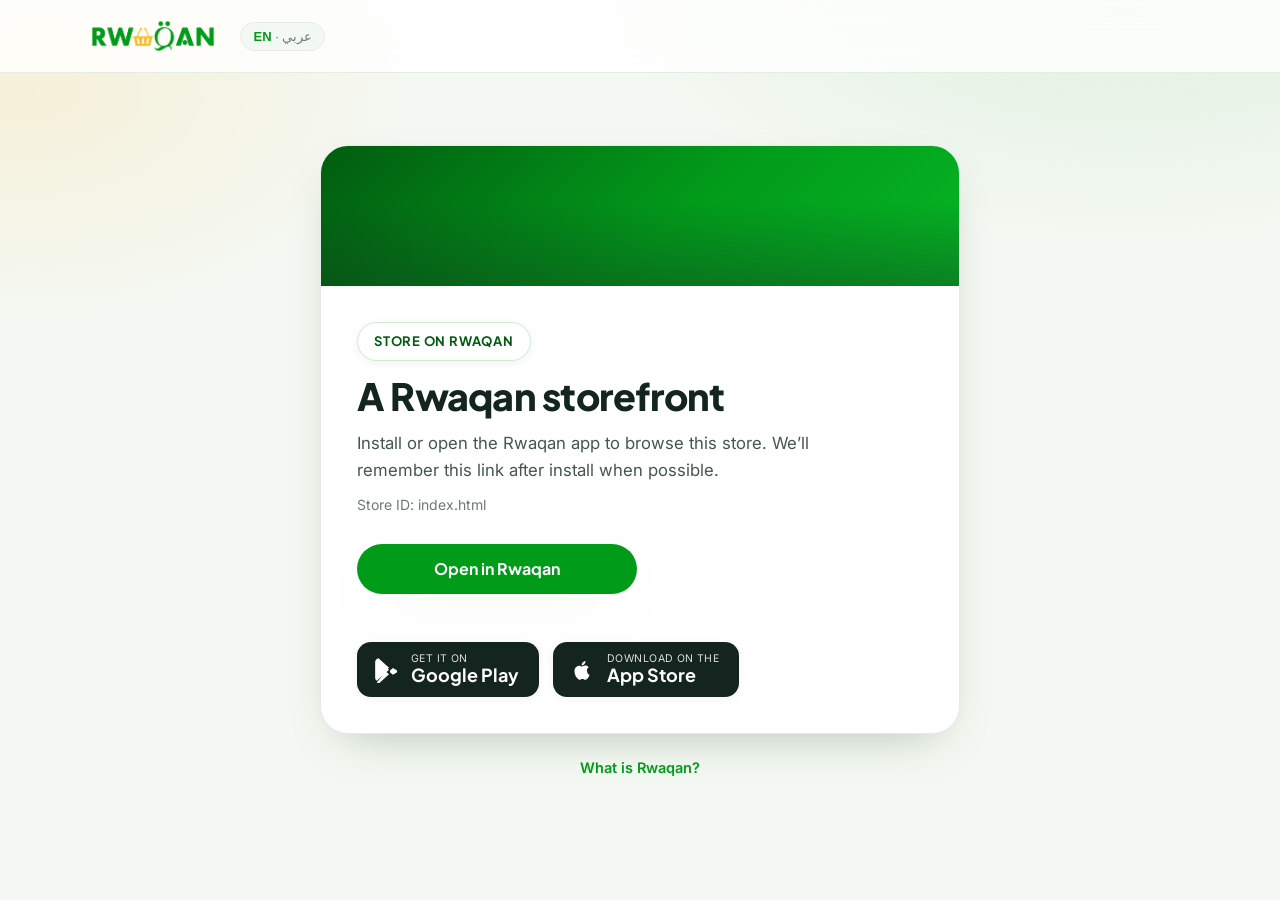
<file: b/index.html>
<!DOCTYPE html>
<html lang="en" dir="ltr">
<head>
<meta charset="utf-8" />
<meta name="viewport" content="width=device-width, initial-scale=1" />
<meta name="theme-color" content="#019B1A" />
<title>Open store on Rwaqan · افتح المتجر في رواقان</title>
<meta name="description" content="Open this store in the Rwaqan customer app — browse products from local stores and brands across Egypt. افتح هذا المتجر في تطبيق رواقان." />
<meta name="robots" content="noindex, follow" />
<link rel="canonical" href="https://rawqan-landing.vercel.app/" />

<meta property="og:type" content="website" />
<meta property="og:site_name" content="Rwaqan" />
<meta property="og:title" content="Open store on Rwaqan · افتح المتجر في رواقان" />
<meta property="og:description" content="Browse this store in the Rwaqan app. Available on the App Store and Google Play." />
<meta property="og:image" content="https://rawqan-landing.vercel.app/assets/og-image.jpg" />

<link rel="icon" href="../assets/favicon-32.png" sizes="32x32" type="image/png" />
<link rel="apple-touch-icon" href="../assets/apple-touch-icon.png" />

<link rel="preconnect" href="https://fonts.googleapis.com" />
<link rel="preconnect" href="https://fonts.gstatic.com" crossorigin />
<link href="https://fonts.googleapis.com/css2?family=Plus+Jakarta+Sans:wght@600;700;800&family=Inter:wght@400;500;600&family=Cairo:wght@700;800&display=swap" rel="stylesheet" />
<link rel="stylesheet" href="../styles.css" />
<link rel="stylesheet" href="store.css" />
</head>
<body class="store-page">

<a class="skip-link" href="#main">Skip to content</a>

<header class="nav" id="top">
  <div class="container nav__inner">
    <a class="nav__brand" href="../" aria-label="Rwaqan home">
      <img src="../assets/logo-wordmark.png" alt="Rwaqan" class="nav__logo" width="150" height="40" />
    </a>
    <div class="nav__actions">
      <button type="button" class="lang-pill" id="langToggle" aria-label="Switch language"><b>EN</b> · <span>عربي</span></button>
    </div>
  </div>
</header>

<main id="main" class="store-main">
  <section class="store-hero">
    <div class="container store-hero__inner">
      <div class="store-card" id="storeCard">
        <div class="store-card__cover" id="storeCover" aria-hidden="true"></div>
        <div class="store-card__body">
          <span class="eyebrow" data-i18n="eyebrow">Store on Rwaqan</span>
          <h1 id="storeName" data-i18n="defaultTitle">Open this store in the app</h1>
          <p class="store-card__sub" id="storeSub" data-i18n="subtitle">
            Get the Rwaqan customer app to browse products, order, and track delivery.
          </p>
          <p class="store-card__meta" id="storeMeta" hidden></p>
          <p class="store-card__meta" id="storeCopiedHint" hidden></p>

          <div class="store-actions">
            <a class="btn btn--primary" id="openAppBtn" href="#" data-i18n="openApp">Open in Rwaqan</a>
            <div class="store-badges" role="group" aria-label="Download Rwaqan">
              <a class="store-badge"
                 href="https://play.google.com/store/apps/details?id=com.rwaqan.customer"
                 rel="noopener"
                 data-i18n-aria="playAria"
                 aria-label="Get Rwaqan on Google Play">
                <svg viewBox="0 0 24 24" aria-hidden="true"><path d="M3.6 1.7l11.2 10.1L3.6 22C2.7 21.5 2 20.4 2 19.1V4.9c0-1.3.7-2.4 1.6-3.2zM15.6 12.6l2.7-2.4 3.3 1.9c.9.5.9 1.9 0 2.4l-3.3 1.9-2.7-2.4zM4.8 1l10 9-2.7 2.4L3.6 2.7C3.9 2.2 4.3 1.5 4.8 1zm7.3 12.6l2.7 2.4-10 9c-.5-.5-.9-1.2-1.2-1.7l8.5-9.7z"/></svg>
                <span><small data-i18n="getItOn">Get it on</small><strong>Google Play</strong></span>
              </a>
              <a class="store-badge"
                 href="https://apps.apple.com/eg/app/rwaqan/id6739463193"
                 rel="noopener"
                 data-i18n-aria="iosAria"
                 aria-label="Download Rwaqan on the App Store">
                <svg viewBox="0 0 24 24" aria-hidden="true"><path d="M16.4 12.7c0-2.1 1.7-3.1 1.8-3.2-1-1.4-2.5-1.6-3-1.6-1.3-.1-2.5.8-3.1.8-.7 0-1.7-.7-2.8-.7-1.4 0-2.8.9-3.5 2.2-1.5 2.6-.4 6.5 1.1 8.6.7 1 1.6 2.2 2.7 2.1 1.1 0 1.5-.7 2.8-.7s1.7.7 2.8.7c1.2 0 1.9-1 2.6-2 .8-1.2 1.1-2.3 1.1-2.4-.1 0-2.2-.8-2.2-3.8zM14.3 6.5c.6-.7 1-1.7.9-2.7-0.9.1-1.9.6-2.5 1.3-.6.6-1.1 1.6-1 2.6 1 .1 1.9-.5 2.6-1.2z"/></svg>
                <span><small data-i18n="downloadOn">Download on the</small><strong>App Store</strong></span>
              </a>
            </div>
          </div>
        </div>
      </div>

      <p class="store-footnote">
        <a href="../" data-i18n="aboutLink">What is Rwaqan?</a>
      </p>
    </div>
  </section>
</main>

<script src="store.js"></script>
</body>
</html>
</file>
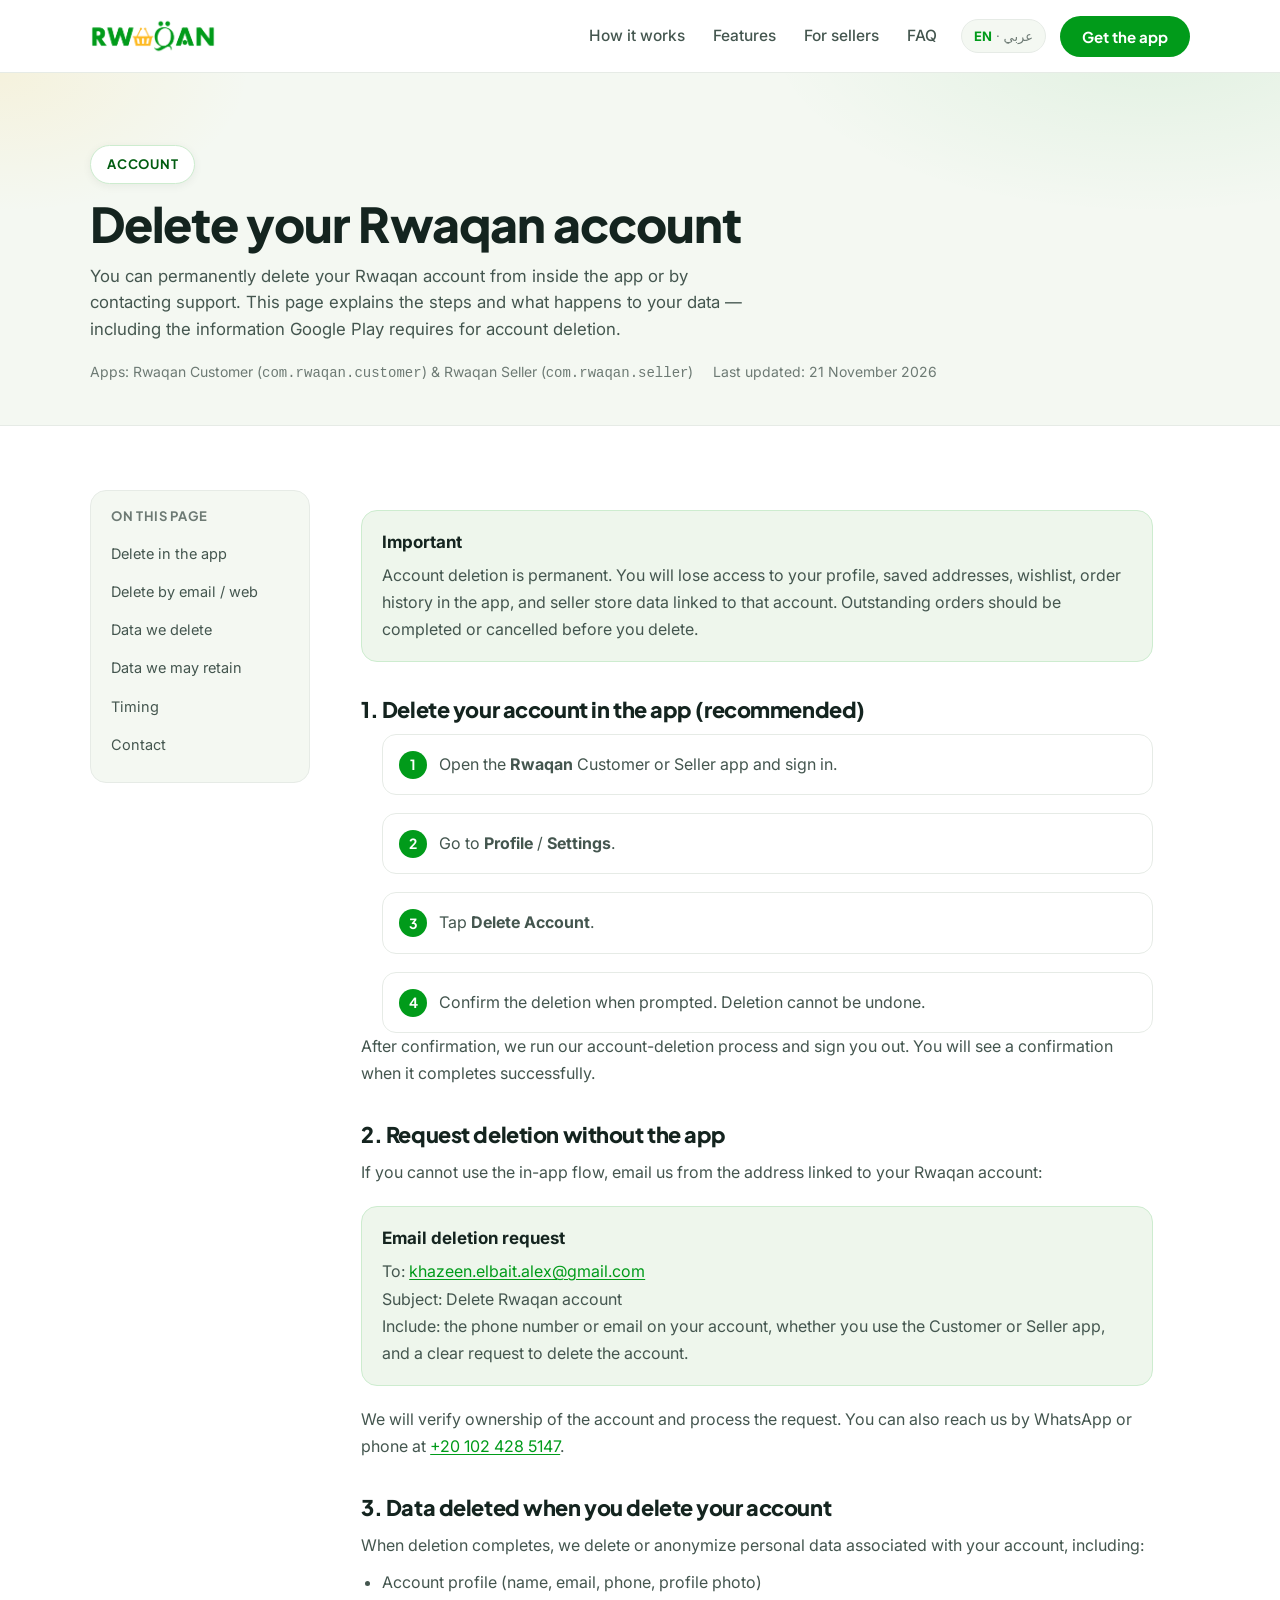
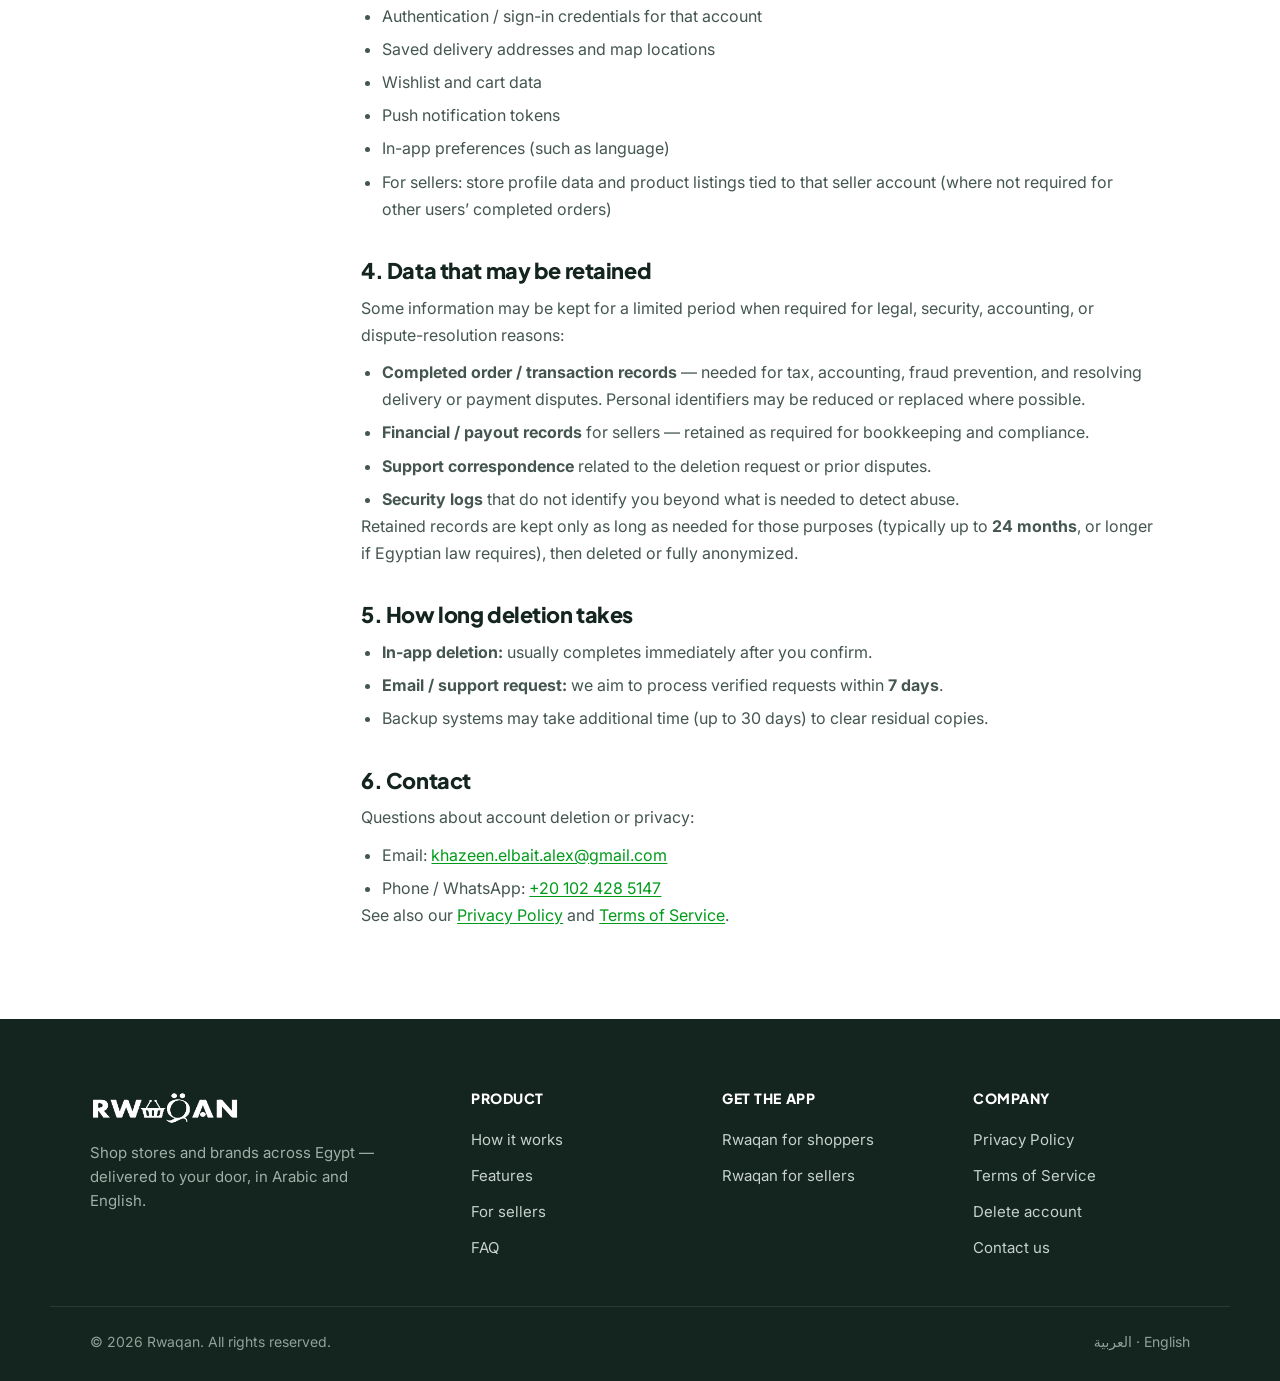
<file: delete-account/index.html>
<!DOCTYPE html>
<html lang="en" dir="ltr">
<head>
<meta charset="utf-8" />
<meta name="viewport" content="width=device-width, initial-scale=1" />
<meta name="theme-color" content="#019B1A" />
<title>Delete Your Account — Rwaqan</title>
<meta name="description" content="How to delete your Rwaqan account and what personal data is removed or retained. Required account-deletion information for Google Play." />
<link rel="canonical" href="https://rwaqan.com/delete-account/" />
<meta name="robots" content="index, follow" />
<link rel="alternate" href="https://rwaqan.com/delete-account/" hreflang="en" />
<link rel="alternate" href="https://rwaqan.com/ar/delete-account/" hreflang="ar" />
<link rel="alternate" href="https://rwaqan.com/delete-account/" hreflang="x-default" />
<meta property="og:type" content="website" />
<meta property="og:site_name" content="Rwaqan" />
<meta property="og:title" content="Delete Your Account — Rwaqan" />
<meta property="og:description" content="Request deletion of your Rwaqan account and learn what data is removed." />
<meta property="og:url" content="https://rwaqan.com/delete-account/" />
<meta property="og:image" content="https://rwaqan.com/assets/og-image.jpg" />
<link rel="icon" href="../assets/favicon-32.png" sizes="32x32" type="image/png" />
<link rel="apple-touch-icon" href="../assets/apple-touch-icon.png" />
<link rel="preconnect" href="https://fonts.googleapis.com" />
<link rel="preconnect" href="https://fonts.gstatic.com" crossorigin />
<link href="https://fonts.googleapis.com/css2?family=Plus+Jakarta+Sans:wght@500;600;700;800&family=Inter:wght@400;500;600&family=Cairo:wght@700;800&display=swap" rel="stylesheet" />
<link rel="stylesheet" href="../styles.css" />
</head>
<body>
<a class="skip-link" href="#main">Skip to content</a>

<header class="nav" id="top">
  <div class="container nav__inner">
    <a class="nav__brand" href="../" aria-label="Rwaqan home">
      <img src="../assets/logo-wordmark.png" alt="Rwaqan" class="nav__logo" width="150" height="40" />
    </a>
    <nav class="nav__links" aria-label="Primary">
      <a href="../#how">How it works</a>
      <a href="../#features">Features</a>
      <a href="../#sellers">For sellers</a>
      <a href="../#faq">FAQ</a>
    </nav>
    <div class="nav__actions">
      <a class="lang-pill" href="../ar/delete-account/" aria-label="Switch to Arabic"><b>EN</b> · <span>عربي</span></a>
      <a class="btn btn--primary btn--sm" href="../#download">Get the app</a>
    </div>
    <button class="nav__toggle" aria-label="Open menu" aria-expanded="false"><span></span><span></span><span></span></button>
  </div>
</header>

<main id="main">
  <section class="legal-hero">
    <div class="container">
      <span class="eyebrow">Account</span>
      <h1>Delete your Rwaqan account</h1>
      <p>You can permanently delete your Rwaqan account from inside the app or by contacting support. This page explains the steps and what happens to your data — including the information Google Play requires for account deletion.</p>
      <div class="legal-meta">
        <span>Apps: Rwaqan Customer (<code>com.rwaqan.customer</code>) &amp; Rwaqan Seller (<code>com.rwaqan.seller</code>)</span>
        <span>Last updated: 21 November 2026</span>
      </div>
    </div>
  </section>

  <section class="legal">
    <div class="container legal__layout">
      <aside class="legal__toc" aria-label="On this page">
        <h2>On this page</h2>
        <a href="#in-app">Delete in the app</a>
        <a href="#web">Delete by email / web</a>
        <a href="#deleted">Data we delete</a>
        <a href="#retained">Data we may retain</a>
        <a href="#timing">Timing</a>
        <a href="#contact">Contact</a>
      </aside>

      <article class="legal__body">
        <div class="legal__callout">
          <strong>Important</strong>
          <p>Account deletion is permanent. You will lose access to your profile, saved addresses, wishlist, order history in the app, and seller store data linked to that account. Outstanding orders should be completed or cancelled before you delete.</p>
        </div>

        <h2 id="in-app">1. Delete your account in the app (recommended)</h2>
        <ol class="legal__steps">
          <li>Open the <strong>Rwaqan</strong> Customer or Seller app and sign in.</li>
          <li>Go to <strong>Profile</strong> / <strong>Settings</strong>.</li>
          <li>Tap <strong>Delete Account</strong>.</li>
          <li>Confirm the deletion when prompted. Deletion cannot be undone.</li>
        </ol>
        <p>After confirmation, we run our account-deletion process and sign you out. You will see a confirmation when it completes successfully.</p>

        <h2 id="web">2. Request deletion without the app</h2>
        <p>If you cannot use the in-app flow, email us from the address linked to your Rwaqan account:</p>
        <div class="legal__callout">
          <strong>Email deletion request</strong>
          <p>To: <a href="mailto:khazeen.elbait.alex@gmail.com?subject=Delete%20Rwaqan%20account">khazeen.elbait.alex@gmail.com</a><br />
          Subject: Delete Rwaqan account<br />
          Include: the phone number or email on your account, whether you use the Customer or Seller app, and a clear request to delete the account.</p>
        </div>
        <p>We will verify ownership of the account and process the request. You can also reach us by WhatsApp or phone at <a href="https://wa.me/201024285147" rel="noopener">+20 102 428 5147</a>.</p>

        <h2 id="deleted">3. Data deleted when you delete your account</h2>
        <p>When deletion completes, we delete or anonymize personal data associated with your account, including:</p>
        <ul>
          <li>Account profile (name, email, phone, profile photo)</li>
          <li>Authentication / sign-in credentials for that account</li>
          <li>Saved delivery addresses and map locations</li>
          <li>Wishlist and cart data</li>
          <li>Push notification tokens</li>
          <li>In-app preferences (such as language)</li>
          <li>For sellers: store profile data and product listings tied to that seller account (where not required for other users’ completed orders)</li>
        </ul>

        <h2 id="retained">4. Data that may be retained</h2>
        <p>Some information may be kept for a limited period when required for legal, security, accounting, or dispute-resolution reasons:</p>
        <ul>
          <li><strong>Completed order / transaction records</strong> — needed for tax, accounting, fraud prevention, and resolving delivery or payment disputes. Personal identifiers may be reduced or replaced where possible.</li>
          <li><strong>Financial / payout records</strong> for sellers — retained as required for bookkeeping and compliance.</li>
          <li><strong>Support correspondence</strong> related to the deletion request or prior disputes.</li>
          <li><strong>Security logs</strong> that do not identify you beyond what is needed to detect abuse.</li>
        </ul>
        <p>Retained records are kept only as long as needed for those purposes (typically up to <strong>24 months</strong>, or longer if Egyptian law requires), then deleted or fully anonymized.</p>

        <h2 id="timing">5. How long deletion takes</h2>
        <ul>
          <li><strong>In-app deletion:</strong> usually completes immediately after you confirm.</li>
          <li><strong>Email / support request:</strong> we aim to process verified requests within <strong>7 days</strong>.</li>
          <li>Backup systems may take additional time (up to 30 days) to clear residual copies.</li>
        </ul>

        <h2 id="contact">6. Contact</h2>
        <p>Questions about account deletion or privacy:</p>
        <ul>
          <li>Email: <a href="mailto:khazeen.elbait.alex@gmail.com">khazeen.elbait.alex@gmail.com</a></li>
          <li>Phone / WhatsApp: <a href="https://wa.me/201024285147" rel="noopener">+20 102 428 5147</a></li>
        </ul>
        <p>See also our <a href="../privacy/">Privacy Policy</a> and <a href="../terms/">Terms of Service</a>.</p>
      </article>
    </div>
  </section>
</main>

<footer class="footer">
  <div class="container footer__grid">
    <div class="footer__brand">
      <img src="../assets/logo-wordmark-white.png" alt="Rwaqan" width="150" height="40" />
      <p>Shop stores and brands across Egypt — delivered to your door, in Arabic and English.</p>
    </div>
    <nav class="footer__col" aria-label="Product">
      <h4>Product</h4>
      <a href="../#how">How it works</a>
      <a href="../#features">Features</a>
      <a href="../#sellers">For sellers</a>
      <a href="../#faq">FAQ</a>
    </nav>
    <nav class="footer__col" aria-label="Get the app">
      <h4>Get the app</h4>
      <a href="https://play.google.com/store/apps/details?id=com.rwaqan.customer" rel="noopener">Rwaqan for shoppers</a>
      <a href="https://play.google.com/store/apps/details?id=com.rwaqan.seller" rel="noopener">Rwaqan for sellers</a>
    </nav>
    <nav class="footer__col" aria-label="Company">
      <h4>Company</h4>
      <a href="../privacy/">Privacy Policy</a>
      <a href="../terms/">Terms of Service</a>
      <a href="./">Delete account</a>
      <a href="mailto:khazeen.elbait.alex@gmail.com">Contact us</a>
    </nav>
  </div>
  <div class="container footer__bottom">
    <span>© <span id="year">2026</span> Rwaqan. All rights reserved.</span>
    <span class="footer__lang"><a href="../ar/delete-account/" style="color:inherit">العربية</a> · English</span>
  </div>
</footer>
<script src="../script.js" defer></script>
</body>
</html>
</file>
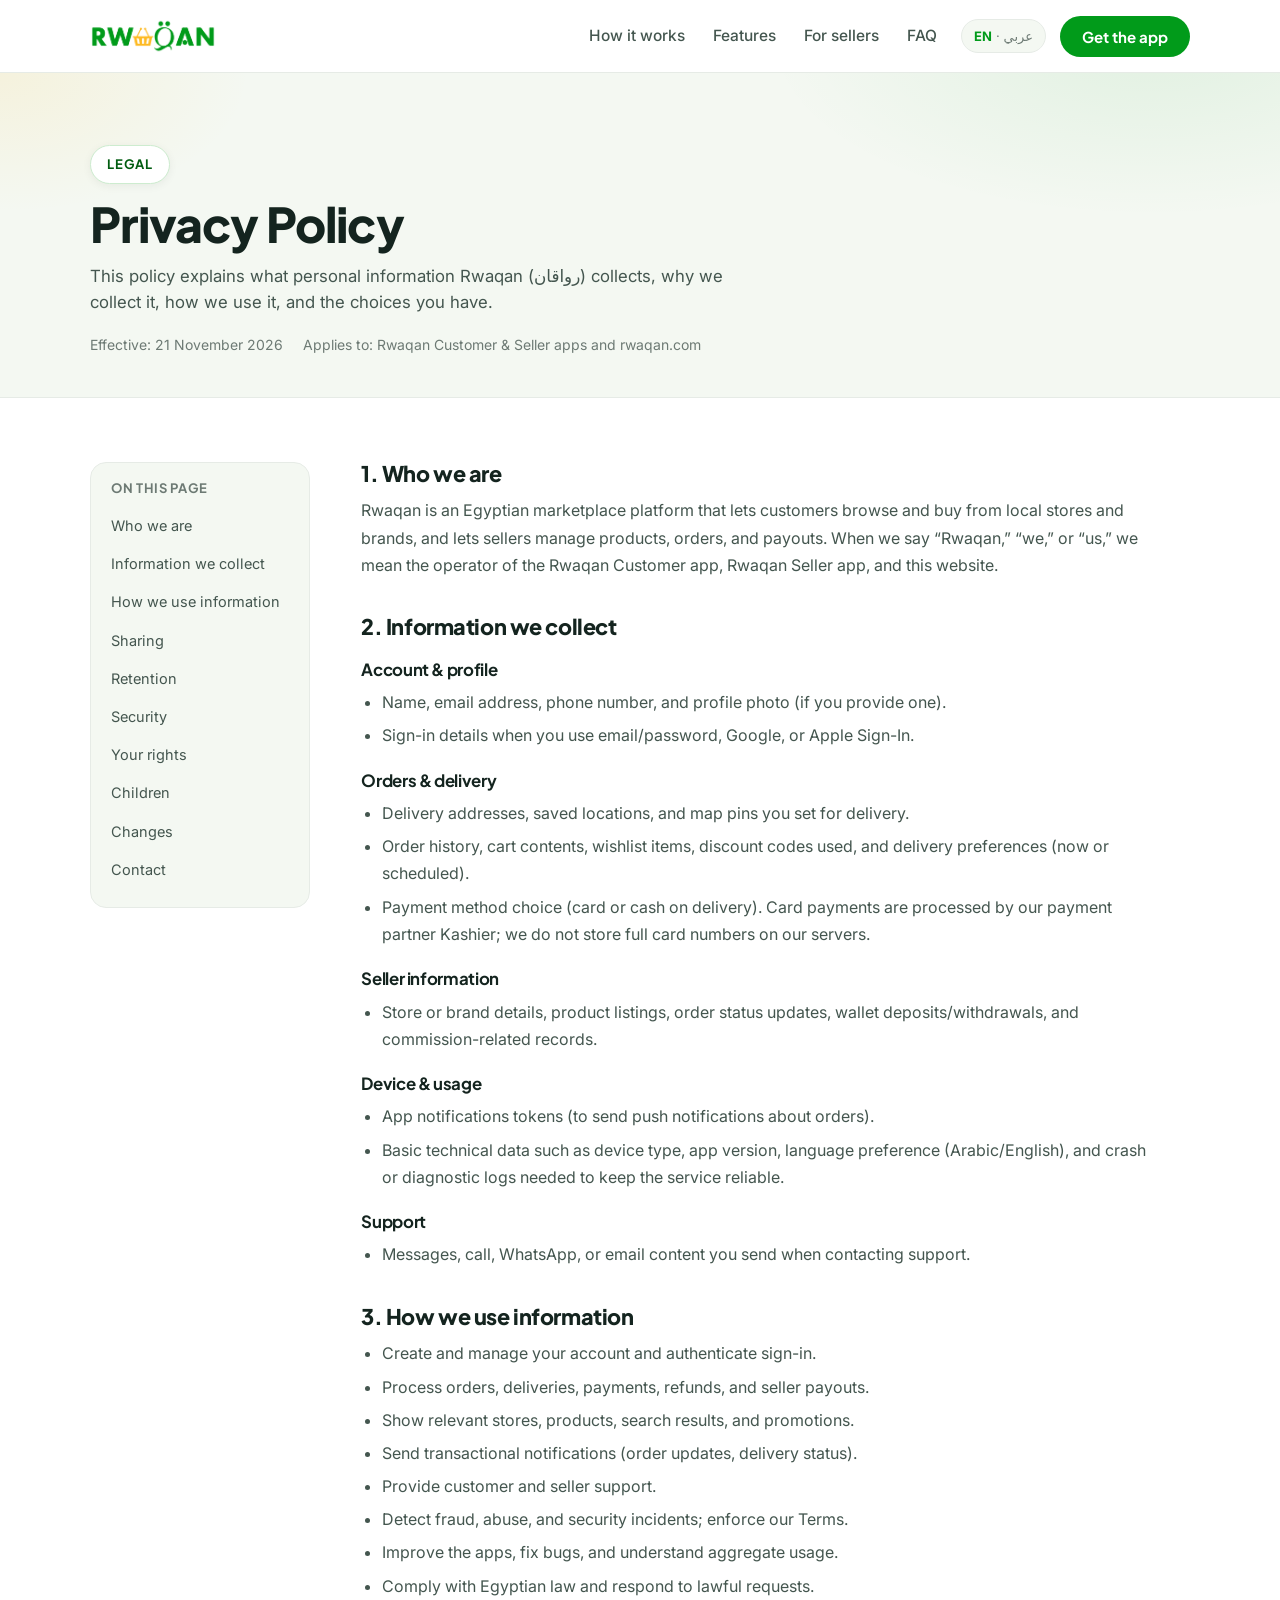
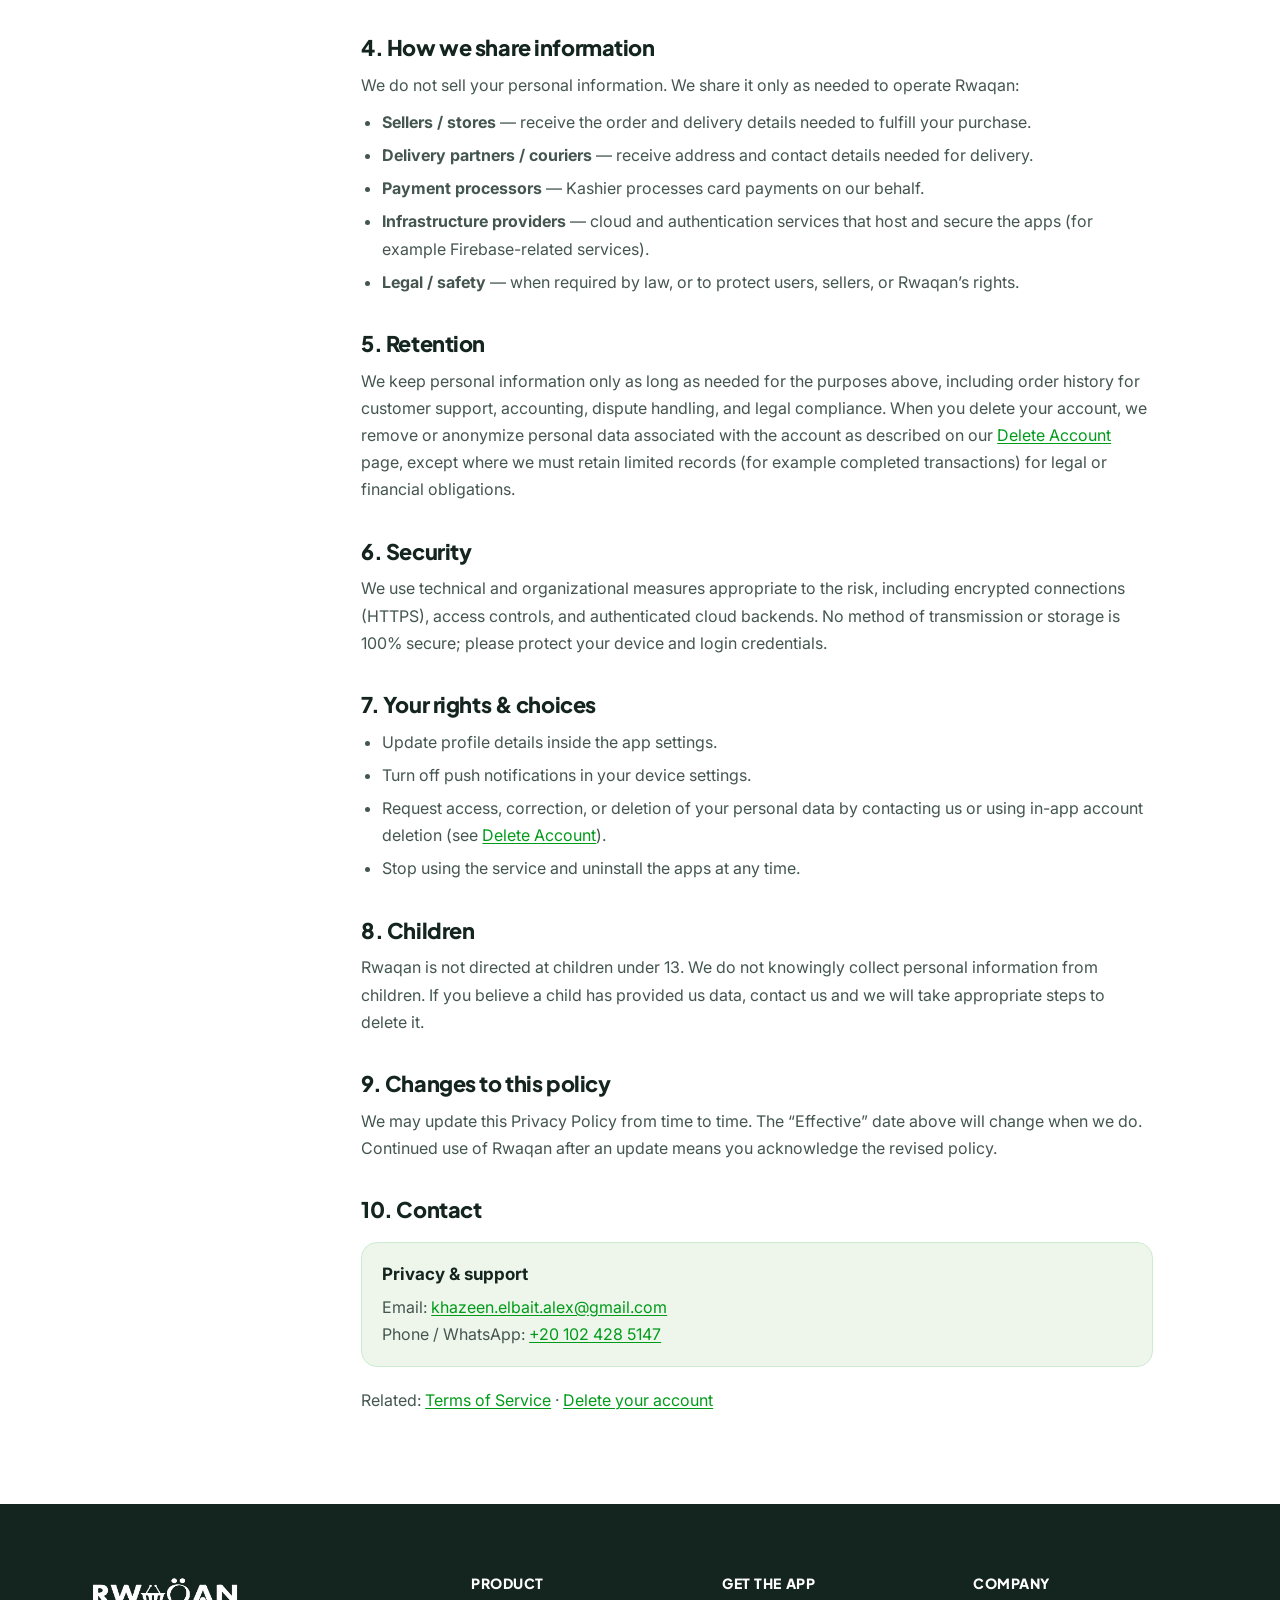
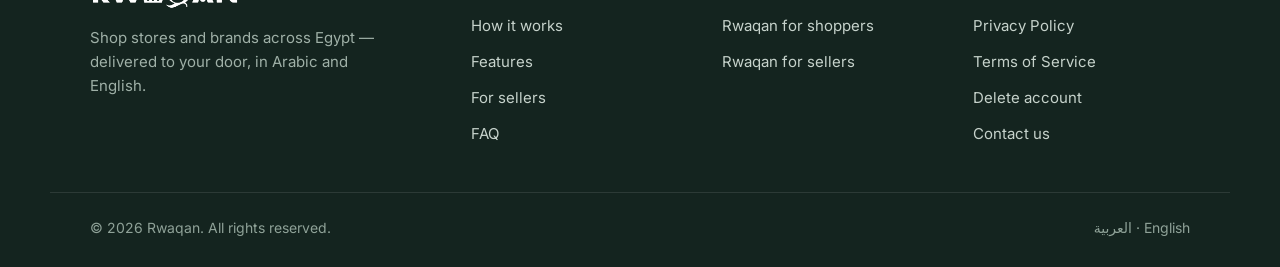
<file: privacy/index.html>
<!DOCTYPE html>
<html lang="en" dir="ltr">
<head>
<meta charset="utf-8" />
<meta name="viewport" content="width=device-width, initial-scale=1" />
<meta name="theme-color" content="#019B1A" />
<title>Privacy Policy — Rwaqan</title>
<meta name="description" content="How Rwaqan collects, uses, stores, and protects your personal information when you shop or sell on the Rwaqan marketplace apps." />
<link rel="canonical" href="https://rwaqan.com/privacy/" />
<meta name="robots" content="index, follow" />
<link rel="alternate" href="https://rwaqan.com/privacy/" hreflang="en" />
<link rel="alternate" href="https://rwaqan.com/ar/privacy/" hreflang="ar" />
<link rel="alternate" href="https://rwaqan.com/privacy/" hreflang="x-default" />
<meta property="og:type" content="website" />
<meta property="og:site_name" content="Rwaqan" />
<meta property="og:title" content="Privacy Policy — Rwaqan" />
<meta property="og:description" content="How Rwaqan collects, uses, stores, and protects your personal information." />
<meta property="og:url" content="https://rwaqan.com/privacy/" />
<meta property="og:image" content="https://rwaqan.com/assets/og-image.jpg" />
<link rel="icon" href="../assets/favicon-32.png" sizes="32x32" type="image/png" />
<link rel="apple-touch-icon" href="../assets/apple-touch-icon.png" />
<link rel="preconnect" href="https://fonts.googleapis.com" />
<link rel="preconnect" href="https://fonts.gstatic.com" crossorigin />
<link href="https://fonts.googleapis.com/css2?family=Plus+Jakarta+Sans:wght@500;600;700;800&family=Inter:wght@400;500;600&family=Cairo:wght@700;800&display=swap" rel="stylesheet" />
<link rel="stylesheet" href="../styles.css" />
</head>
<body>
<a class="skip-link" href="#main">Skip to content</a>

<header class="nav" id="top">
  <div class="container nav__inner">
    <a class="nav__brand" href="../" aria-label="Rwaqan home">
      <img src="../assets/logo-wordmark.png" alt="Rwaqan" class="nav__logo" width="150" height="40" />
    </a>
    <nav class="nav__links" aria-label="Primary">
      <a href="../#how">How it works</a>
      <a href="../#features">Features</a>
      <a href="../#sellers">For sellers</a>
      <a href="../#faq">FAQ</a>
    </nav>
    <div class="nav__actions">
      <a class="lang-pill" href="../ar/privacy/" aria-label="Switch to Arabic"><b>EN</b> · <span>عربي</span></a>
      <a class="btn btn--primary btn--sm" href="../#download">Get the app</a>
    </div>
    <button class="nav__toggle" aria-label="Open menu" aria-expanded="false"><span></span><span></span><span></span></button>
  </div>
</header>

<main id="main">
  <section class="legal-hero">
    <div class="container">
      <span class="eyebrow">Legal</span>
      <h1>Privacy Policy</h1>
      <p>This policy explains what personal information Rwaqan (رواقان) collects, why we collect it, how we use it, and the choices you have.</p>
      <div class="legal-meta">
        <span>Effective: 21 November 2026</span>
        <span>Applies to: Rwaqan Customer &amp; Seller apps and rwaqan.com</span>
      </div>
    </div>
  </section>

  <section class="legal">
    <div class="container legal__layout">
      <aside class="legal__toc" aria-label="On this page">
        <h2>On this page</h2>
        <a href="#who">Who we are</a>
        <a href="#collect">Information we collect</a>
        <a href="#use">How we use information</a>
        <a href="#share">Sharing</a>
        <a href="#retain">Retention</a>
        <a href="#security">Security</a>
        <a href="#rights">Your rights</a>
        <a href="#children">Children</a>
        <a href="#changes">Changes</a>
        <a href="#contact">Contact</a>
      </aside>

      <article class="legal__body">
        <h2 id="who">1. Who we are</h2>
        <p>Rwaqan is an Egyptian marketplace platform that lets customers browse and buy from local stores and brands, and lets sellers manage products, orders, and payouts. When we say “Rwaqan,” “we,” or “us,” we mean the operator of the Rwaqan Customer app, Rwaqan Seller app, and this website.</p>

        <h2 id="collect">2. Information we collect</h2>
        <h3>Account &amp; profile</h3>
        <ul>
          <li>Name, email address, phone number, and profile photo (if you provide one).</li>
          <li>Sign-in details when you use email/password, Google, or Apple Sign-In.</li>
        </ul>
        <h3>Orders &amp; delivery</h3>
        <ul>
          <li>Delivery addresses, saved locations, and map pins you set for delivery.</li>
          <li>Order history, cart contents, wishlist items, discount codes used, and delivery preferences (now or scheduled).</li>
          <li>Payment method choice (card or cash on delivery). Card payments are processed by our payment partner Kashier; we do not store full card numbers on our servers.</li>
        </ul>
        <h3>Seller information</h3>
        <ul>
          <li>Store or brand details, product listings, order status updates, wallet deposits/withdrawals, and commission-related records.</li>
        </ul>
        <h3>Device &amp; usage</h3>
        <ul>
          <li>App notifications tokens (to send push notifications about orders).</li>
          <li>Basic technical data such as device type, app version, language preference (Arabic/English), and crash or diagnostic logs needed to keep the service reliable.</li>
        </ul>
        <h3>Support</h3>
        <ul>
          <li>Messages, call, WhatsApp, or email content you send when contacting support.</li>
        </ul>

        <h2 id="use">3. How we use information</h2>
        <ul>
          <li>Create and manage your account and authenticate sign-in.</li>
          <li>Process orders, deliveries, payments, refunds, and seller payouts.</li>
          <li>Show relevant stores, products, search results, and promotions.</li>
          <li>Send transactional notifications (order updates, delivery status).</li>
          <li>Provide customer and seller support.</li>
          <li>Detect fraud, abuse, and security incidents; enforce our Terms.</li>
          <li>Improve the apps, fix bugs, and understand aggregate usage.</li>
          <li>Comply with Egyptian law and respond to lawful requests.</li>
        </ul>

        <h2 id="share">4. How we share information</h2>
        <p>We do not sell your personal information. We share it only as needed to operate Rwaqan:</p>
        <ul>
          <li><strong>Sellers / stores</strong> — receive the order and delivery details needed to fulfill your purchase.</li>
          <li><strong>Delivery partners / couriers</strong> — receive address and contact details needed for delivery.</li>
          <li><strong>Payment processors</strong> — Kashier processes card payments on our behalf.</li>
          <li><strong>Infrastructure providers</strong> — cloud and authentication services that host and secure the apps (for example Firebase-related services).</li>
          <li><strong>Legal / safety</strong> — when required by law, or to protect users, sellers, or Rwaqan’s rights.</li>
        </ul>

        <h2 id="retain">5. Retention</h2>
        <p>We keep personal information only as long as needed for the purposes above, including order history for customer support, accounting, dispute handling, and legal compliance. When you delete your account, we remove or anonymize personal data associated with the account as described on our <a href="../delete-account/">Delete Account</a> page, except where we must retain limited records (for example completed transactions) for legal or financial obligations.</p>

        <h2 id="security">6. Security</h2>
        <p>We use technical and organizational measures appropriate to the risk, including encrypted connections (HTTPS), access controls, and authenticated cloud backends. No method of transmission or storage is 100% secure; please protect your device and login credentials.</p>

        <h2 id="rights">7. Your rights &amp; choices</h2>
        <ul>
          <li>Update profile details inside the app settings.</li>
          <li>Turn off push notifications in your device settings.</li>
          <li>Request access, correction, or deletion of your personal data by contacting us or using in-app account deletion (see <a href="../delete-account/">Delete Account</a>).</li>
          <li>Stop using the service and uninstall the apps at any time.</li>
        </ul>

        <h2 id="children">8. Children</h2>
        <p>Rwaqan is not directed at children under 13. We do not knowingly collect personal information from children. If you believe a child has provided us data, contact us and we will take appropriate steps to delete it.</p>

        <h2 id="changes">9. Changes to this policy</h2>
        <p>We may update this Privacy Policy from time to time. The “Effective” date above will change when we do. Continued use of Rwaqan after an update means you acknowledge the revised policy.</p>

        <h2 id="contact">10. Contact</h2>
        <div class="legal__callout">
          <strong>Privacy &amp; support</strong>
          <p>Email: <a href="mailto:khazeen.elbait.alex@gmail.com">khazeen.elbait.alex@gmail.com</a><br />
          Phone / WhatsApp: <a href="https://wa.me/201024285147" rel="noopener">+20 102 428 5147</a></p>
        </div>
        <p>Related: <a href="../terms/">Terms of Service</a> · <a href="../delete-account/">Delete your account</a></p>
      </article>
    </div>
  </section>
</main>

<footer class="footer">
  <div class="container footer__grid">
    <div class="footer__brand">
      <img src="../assets/logo-wordmark-white.png" alt="Rwaqan" width="150" height="40" />
      <p>Shop stores and brands across Egypt — delivered to your door, in Arabic and English.</p>
    </div>
    <nav class="footer__col" aria-label="Product">
      <h4>Product</h4>
      <a href="../#how">How it works</a>
      <a href="../#features">Features</a>
      <a href="../#sellers">For sellers</a>
      <a href="../#faq">FAQ</a>
    </nav>
    <nav class="footer__col" aria-label="Get the app">
      <h4>Get the app</h4>
      <a href="https://play.google.com/store/apps/details?id=com.rwaqan.customer" rel="noopener">Rwaqan for shoppers</a>
      <a href="https://play.google.com/store/apps/details?id=com.rwaqan.seller" rel="noopener">Rwaqan for sellers</a>
    </nav>
    <nav class="footer__col" aria-label="Company">
      <h4>Company</h4>
      <a href="./">Privacy Policy</a>
      <a href="../terms/">Terms of Service</a>
      <a href="../delete-account/">Delete account</a>
      <a href="mailto:khazeen.elbait.alex@gmail.com">Contact us</a>
    </nav>
  </div>
  <div class="container footer__bottom">
    <span>© <span id="year">2026</span> Rwaqan. All rights reserved.</span>
    <span class="footer__lang"><a href="../ar/privacy/" style="color:inherit">العربية</a> · English</span>
  </div>
</footer>
<script src="../script.js" defer></script>
</body>
</html>
</file>
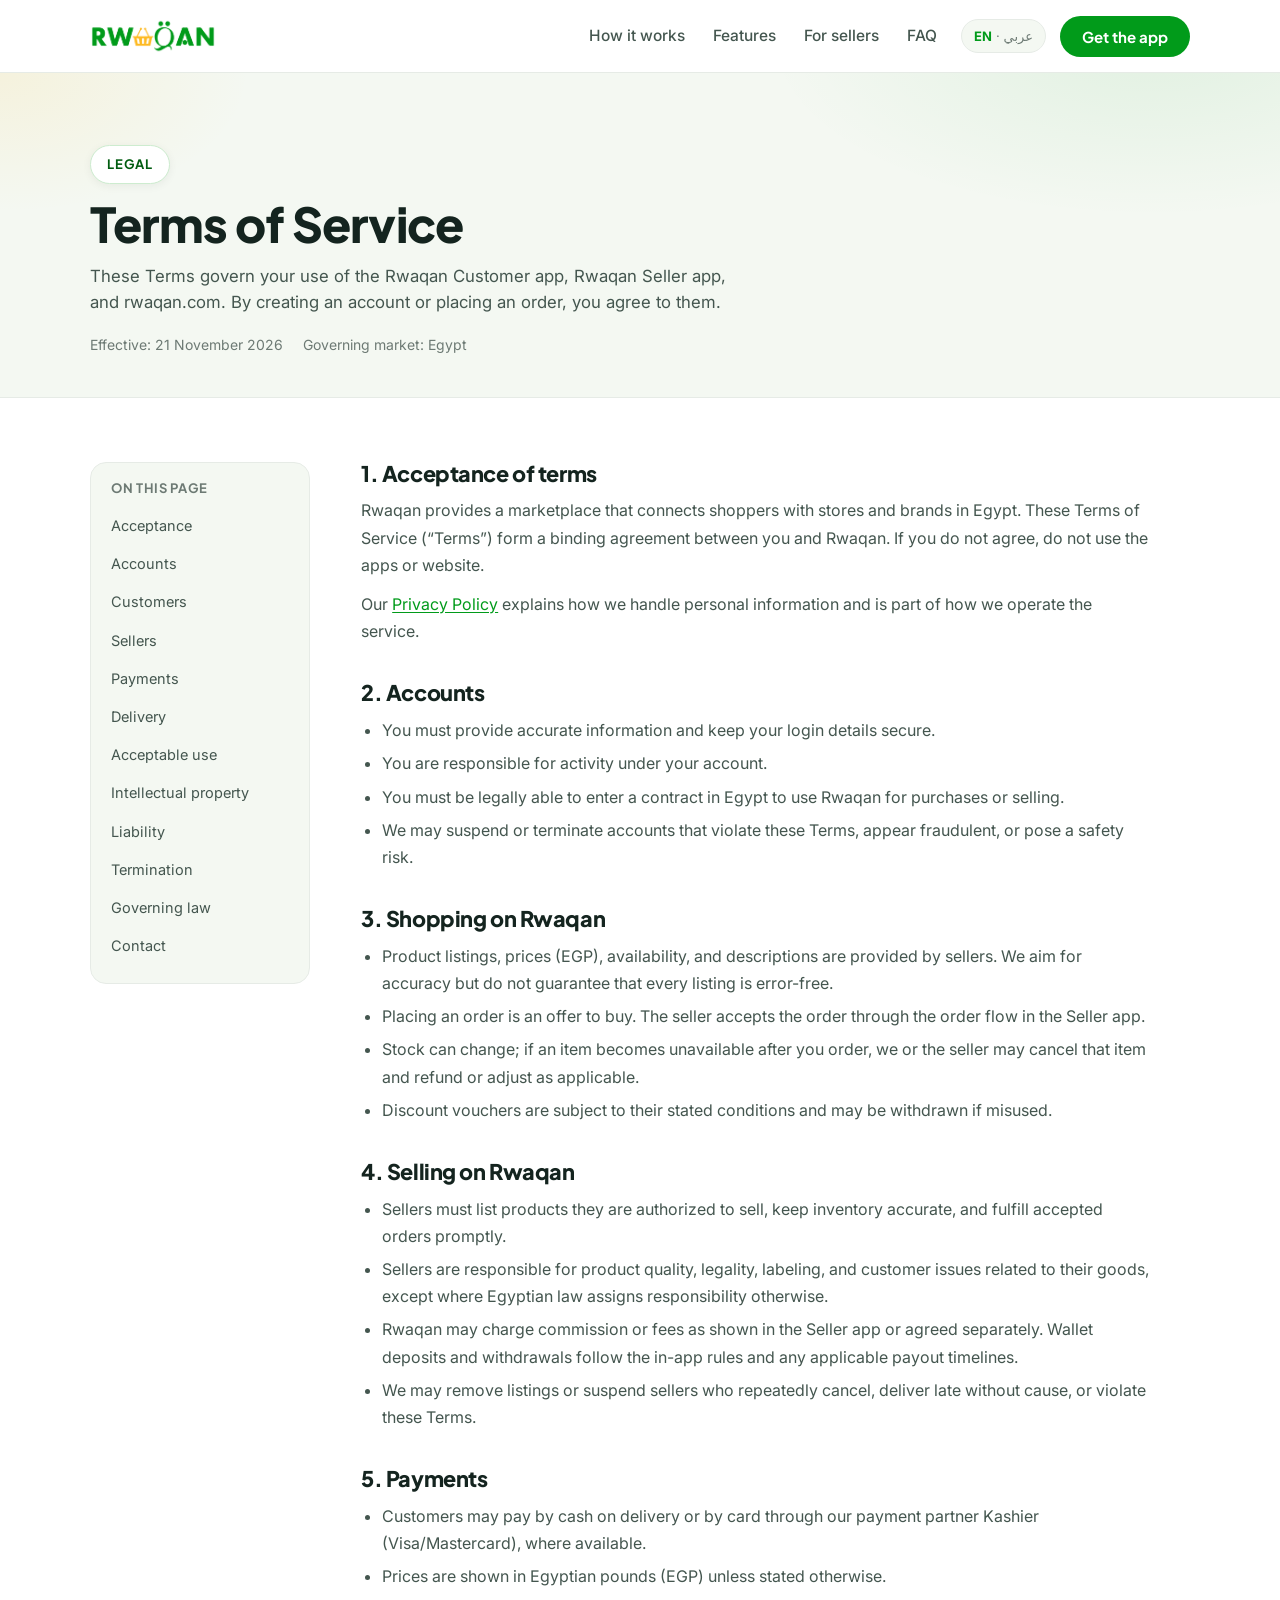
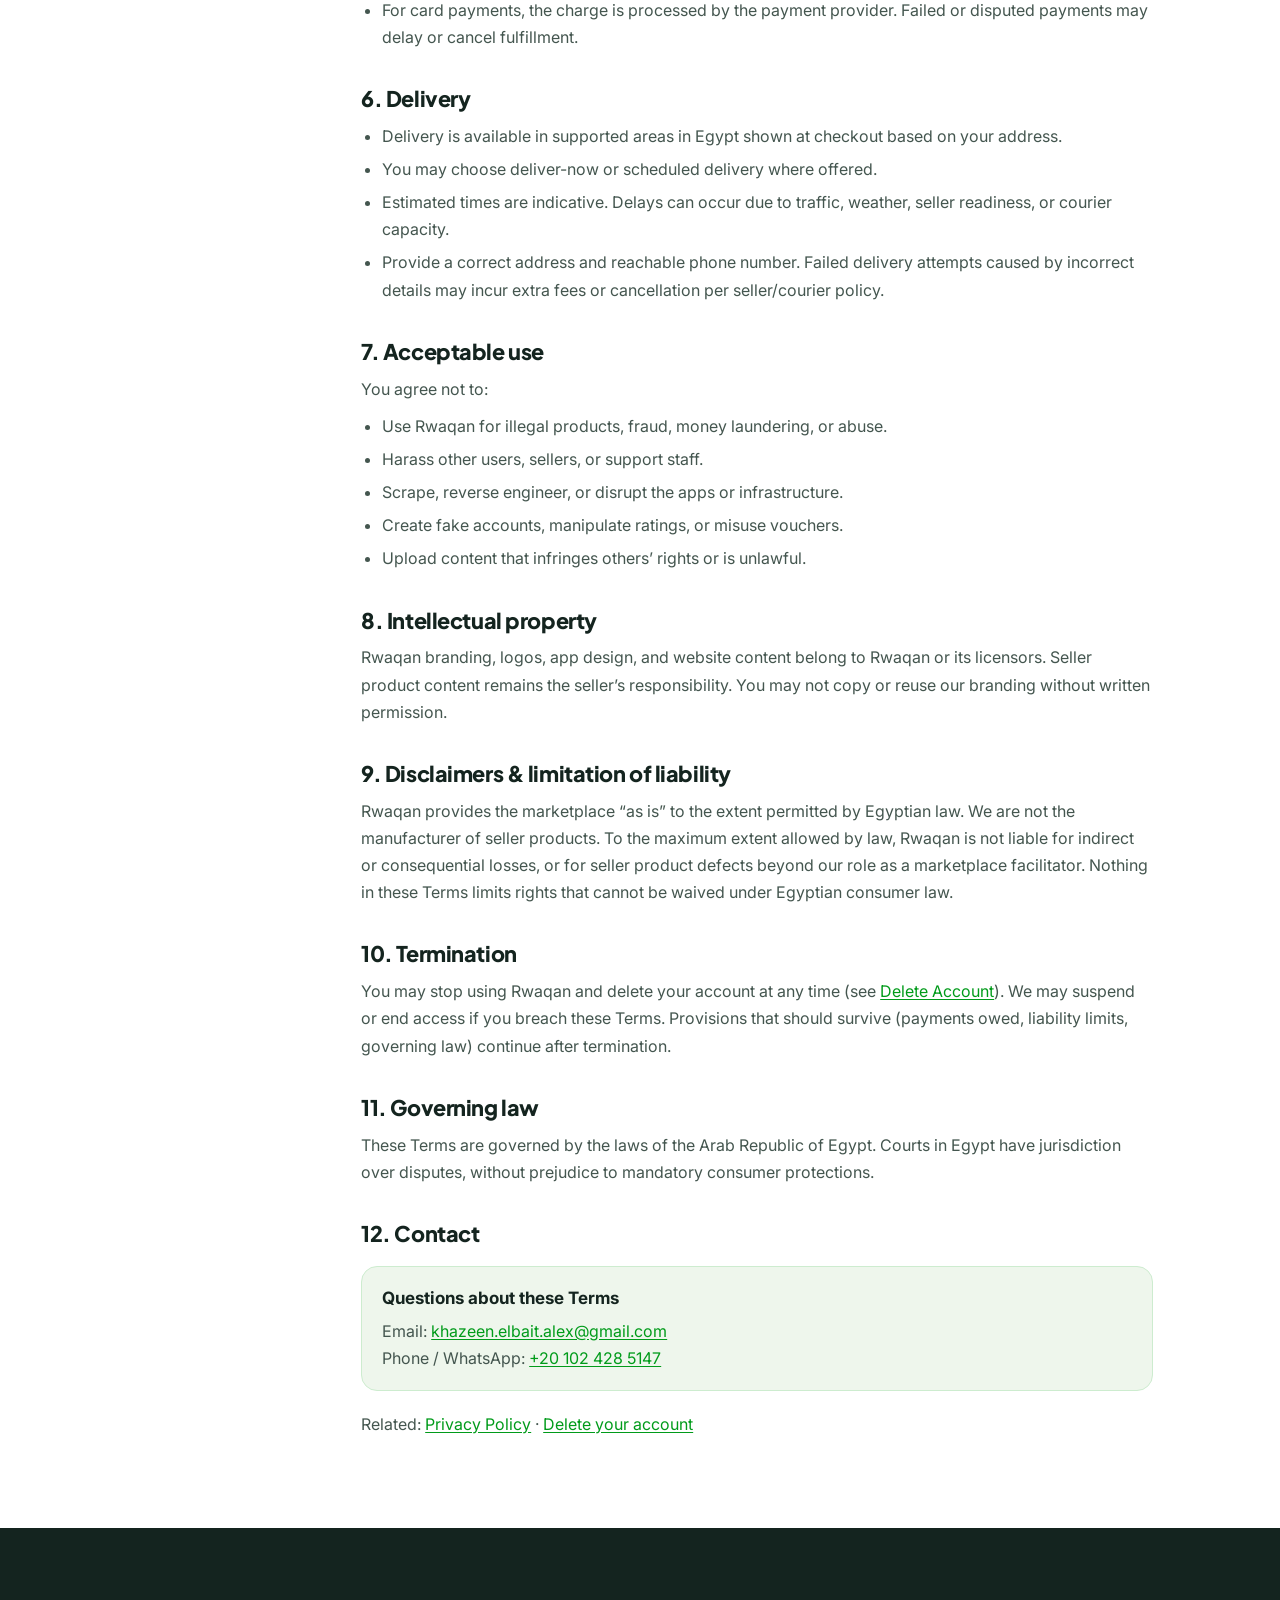
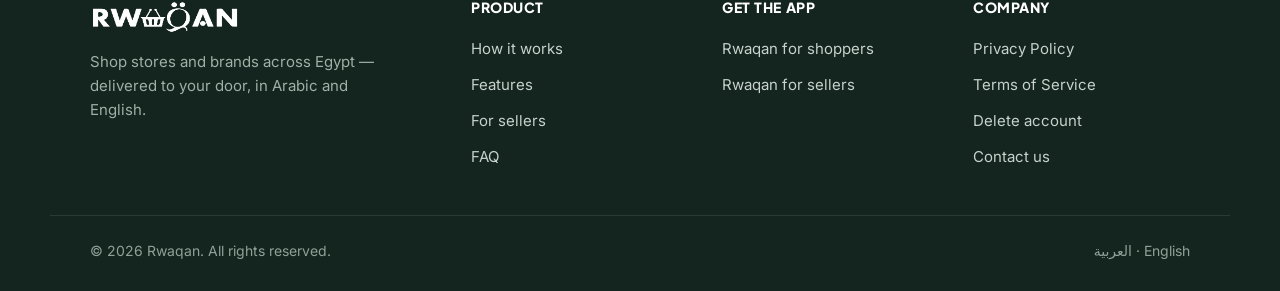
<file: terms/index.html>
<!DOCTYPE html>
<html lang="en" dir="ltr">
<head>
<meta charset="utf-8" />
<meta name="viewport" content="width=device-width, initial-scale=1" />
<meta name="theme-color" content="#019B1A" />
<title>Terms of Service — Rwaqan</title>
<meta name="description" content="Terms and conditions for using the Rwaqan marketplace apps and website in Egypt." />
<link rel="canonical" href="https://rwaqan.com/terms/" />
<meta name="robots" content="index, follow" />
<link rel="alternate" href="https://rwaqan.com/terms/" hreflang="en" />
<link rel="alternate" href="https://rwaqan.com/ar/terms/" hreflang="ar" />
<link rel="alternate" href="https://rwaqan.com/terms/" hreflang="x-default" />
<meta property="og:type" content="website" />
<meta property="og:site_name" content="Rwaqan" />
<meta property="og:title" content="Terms of Service — Rwaqan" />
<meta property="og:description" content="Terms and conditions for using Rwaqan." />
<meta property="og:url" content="https://rwaqan.com/terms/" />
<meta property="og:image" content="https://rwaqan.com/assets/og-image.jpg" />
<link rel="icon" href="../assets/favicon-32.png" sizes="32x32" type="image/png" />
<link rel="apple-touch-icon" href="../assets/apple-touch-icon.png" />
<link rel="preconnect" href="https://fonts.googleapis.com" />
<link rel="preconnect" href="https://fonts.gstatic.com" crossorigin />
<link href="https://fonts.googleapis.com/css2?family=Plus+Jakarta+Sans:wght@500;600;700;800&family=Inter:wght@400;500;600&family=Cairo:wght@700;800&display=swap" rel="stylesheet" />
<link rel="stylesheet" href="../styles.css" />
</head>
<body>
<a class="skip-link" href="#main">Skip to content</a>

<header class="nav" id="top">
  <div class="container nav__inner">
    <a class="nav__brand" href="../" aria-label="Rwaqan home">
      <img src="../assets/logo-wordmark.png" alt="Rwaqan" class="nav__logo" width="150" height="40" />
    </a>
    <nav class="nav__links" aria-label="Primary">
      <a href="../#how">How it works</a>
      <a href="../#features">Features</a>
      <a href="../#sellers">For sellers</a>
      <a href="../#faq">FAQ</a>
    </nav>
    <div class="nav__actions">
      <a class="lang-pill" href="../ar/terms/" aria-label="Switch to Arabic"><b>EN</b> · <span>عربي</span></a>
      <a class="btn btn--primary btn--sm" href="../#download">Get the app</a>
    </div>
    <button class="nav__toggle" aria-label="Open menu" aria-expanded="false"><span></span><span></span><span></span></button>
  </div>
</header>

<main id="main">
  <section class="legal-hero">
    <div class="container">
      <span class="eyebrow">Legal</span>
      <h1>Terms of Service</h1>
      <p>These Terms govern your use of the Rwaqan Customer app, Rwaqan Seller app, and rwaqan.com. By creating an account or placing an order, you agree to them.</p>
      <div class="legal-meta">
        <span>Effective: 21 November 2026</span>
        <span>Governing market: Egypt</span>
      </div>
    </div>
  </section>

  <section class="legal">
    <div class="container legal__layout">
      <aside class="legal__toc" aria-label="On this page">
        <h2>On this page</h2>
        <a href="#acceptance">Acceptance</a>
        <a href="#accounts">Accounts</a>
        <a href="#customers">Customers</a>
        <a href="#sellers">Sellers</a>
        <a href="#payments">Payments</a>
        <a href="#delivery">Delivery</a>
        <a href="#acceptable">Acceptable use</a>
        <a href="#ip">Intellectual property</a>
        <a href="#liability">Liability</a>
        <a href="#termination">Termination</a>
        <a href="#law">Governing law</a>
        <a href="#contact">Contact</a>
      </aside>

      <article class="legal__body">
        <h2 id="acceptance">1. Acceptance of terms</h2>
        <p>Rwaqan provides a marketplace that connects shoppers with stores and brands in Egypt. These Terms of Service (“Terms”) form a binding agreement between you and Rwaqan. If you do not agree, do not use the apps or website.</p>
        <p>Our <a href="../privacy/">Privacy Policy</a> explains how we handle personal information and is part of how we operate the service.</p>

        <h2 id="accounts">2. Accounts</h2>
        <ul>
          <li>You must provide accurate information and keep your login details secure.</li>
          <li>You are responsible for activity under your account.</li>
          <li>You must be legally able to enter a contract in Egypt to use Rwaqan for purchases or selling.</li>
          <li>We may suspend or terminate accounts that violate these Terms, appear fraudulent, or pose a safety risk.</li>
        </ul>

        <h2 id="customers">3. Shopping on Rwaqan</h2>
        <ul>
          <li>Product listings, prices (EGP), availability, and descriptions are provided by sellers. We aim for accuracy but do not guarantee that every listing is error-free.</li>
          <li>Placing an order is an offer to buy. The seller accepts the order through the order flow in the Seller app.</li>
          <li>Stock can change; if an item becomes unavailable after you order, we or the seller may cancel that item and refund or adjust as applicable.</li>
          <li>Discount vouchers are subject to their stated conditions and may be withdrawn if misused.</li>
        </ul>

        <h2 id="sellers">4. Selling on Rwaqan</h2>
        <ul>
          <li>Sellers must list products they are authorized to sell, keep inventory accurate, and fulfill accepted orders promptly.</li>
          <li>Sellers are responsible for product quality, legality, labeling, and customer issues related to their goods, except where Egyptian law assigns responsibility otherwise.</li>
          <li>Rwaqan may charge commission or fees as shown in the Seller app or agreed separately. Wallet deposits and withdrawals follow the in-app rules and any applicable payout timelines.</li>
          <li>We may remove listings or suspend sellers who repeatedly cancel, deliver late without cause, or violate these Terms.</li>
        </ul>

        <h2 id="payments">5. Payments</h2>
        <ul>
          <li>Customers may pay by cash on delivery or by card through our payment partner Kashier (Visa/Mastercard), where available.</li>
          <li>Prices are shown in Egyptian pounds (EGP) unless stated otherwise.</li>
          <li>For card payments, the charge is processed by the payment provider. Failed or disputed payments may delay or cancel fulfillment.</li>
        </ul>

        <h2 id="delivery">6. Delivery</h2>
        <ul>
          <li>Delivery is available in supported areas in Egypt shown at checkout based on your address.</li>
          <li>You may choose deliver-now or scheduled delivery where offered.</li>
          <li>Estimated times are indicative. Delays can occur due to traffic, weather, seller readiness, or courier capacity.</li>
          <li>Provide a correct address and reachable phone number. Failed delivery attempts caused by incorrect details may incur extra fees or cancellation per seller/courier policy.</li>
        </ul>

        <h2 id="acceptable">7. Acceptable use</h2>
        <p>You agree not to:</p>
        <ul>
          <li>Use Rwaqan for illegal products, fraud, money laundering, or abuse.</li>
          <li>Harass other users, sellers, or support staff.</li>
          <li>Scrape, reverse engineer, or disrupt the apps or infrastructure.</li>
          <li>Create fake accounts, manipulate ratings, or misuse vouchers.</li>
          <li>Upload content that infringes others’ rights or is unlawful.</li>
        </ul>

        <h2 id="ip">8. Intellectual property</h2>
        <p>Rwaqan branding, logos, app design, and website content belong to Rwaqan or its licensors. Seller product content remains the seller’s responsibility. You may not copy or reuse our branding without written permission.</p>

        <h2 id="liability">9. Disclaimers &amp; limitation of liability</h2>
        <p>Rwaqan provides the marketplace “as is” to the extent permitted by Egyptian law. We are not the manufacturer of seller products. To the maximum extent allowed by law, Rwaqan is not liable for indirect or consequential losses, or for seller product defects beyond our role as a marketplace facilitator. Nothing in these Terms limits rights that cannot be waived under Egyptian consumer law.</p>

        <h2 id="termination">10. Termination</h2>
        <p>You may stop using Rwaqan and delete your account at any time (see <a href="../delete-account/">Delete Account</a>). We may suspend or end access if you breach these Terms. Provisions that should survive (payments owed, liability limits, governing law) continue after termination.</p>

        <h2 id="law">11. Governing law</h2>
        <p>These Terms are governed by the laws of the Arab Republic of Egypt. Courts in Egypt have jurisdiction over disputes, without prejudice to mandatory consumer protections.</p>

        <h2 id="contact">12. Contact</h2>
        <div class="legal__callout">
          <strong>Questions about these Terms</strong>
          <p>Email: <a href="mailto:khazeen.elbait.alex@gmail.com">khazeen.elbait.alex@gmail.com</a><br />
          Phone / WhatsApp: <a href="https://wa.me/201024285147" rel="noopener">+20 102 428 5147</a></p>
        </div>
        <p>Related: <a href="../privacy/">Privacy Policy</a> · <a href="../delete-account/">Delete your account</a></p>
      </article>
    </div>
  </section>
</main>

<footer class="footer">
  <div class="container footer__grid">
    <div class="footer__brand">
      <img src="../assets/logo-wordmark-white.png" alt="Rwaqan" width="150" height="40" />
      <p>Shop stores and brands across Egypt — delivered to your door, in Arabic and English.</p>
    </div>
    <nav class="footer__col" aria-label="Product">
      <h4>Product</h4>
      <a href="../#how">How it works</a>
      <a href="../#features">Features</a>
      <a href="../#sellers">For sellers</a>
      <a href="../#faq">FAQ</a>
    </nav>
    <nav class="footer__col" aria-label="Get the app">
      <h4>Get the app</h4>
      <a href="https://play.google.com/store/apps/details?id=com.rwaqan.customer" rel="noopener">Rwaqan for shoppers</a>
      <a href="https://play.google.com/store/apps/details?id=com.rwaqan.seller" rel="noopener">Rwaqan for sellers</a>
    </nav>
    <nav class="footer__col" aria-label="Company">
      <h4>Company</h4>
      <a href="../privacy/">Privacy Policy</a>
      <a href="./">Terms of Service</a>
      <a href="../delete-account/">Delete account</a>
      <a href="mailto:khazeen.elbait.alex@gmail.com">Contact us</a>
    </nav>
  </div>
  <div class="container footer__bottom">
    <span>© <span id="year">2026</span> Rwaqan. All rights reserved.</span>
    <span class="footer__lang"><a href="../ar/terms/" style="color:inherit">العربية</a> · English</span>
  </div>
</footer>
<script src="../script.js" defer></script>
</body>
</html>
</file>
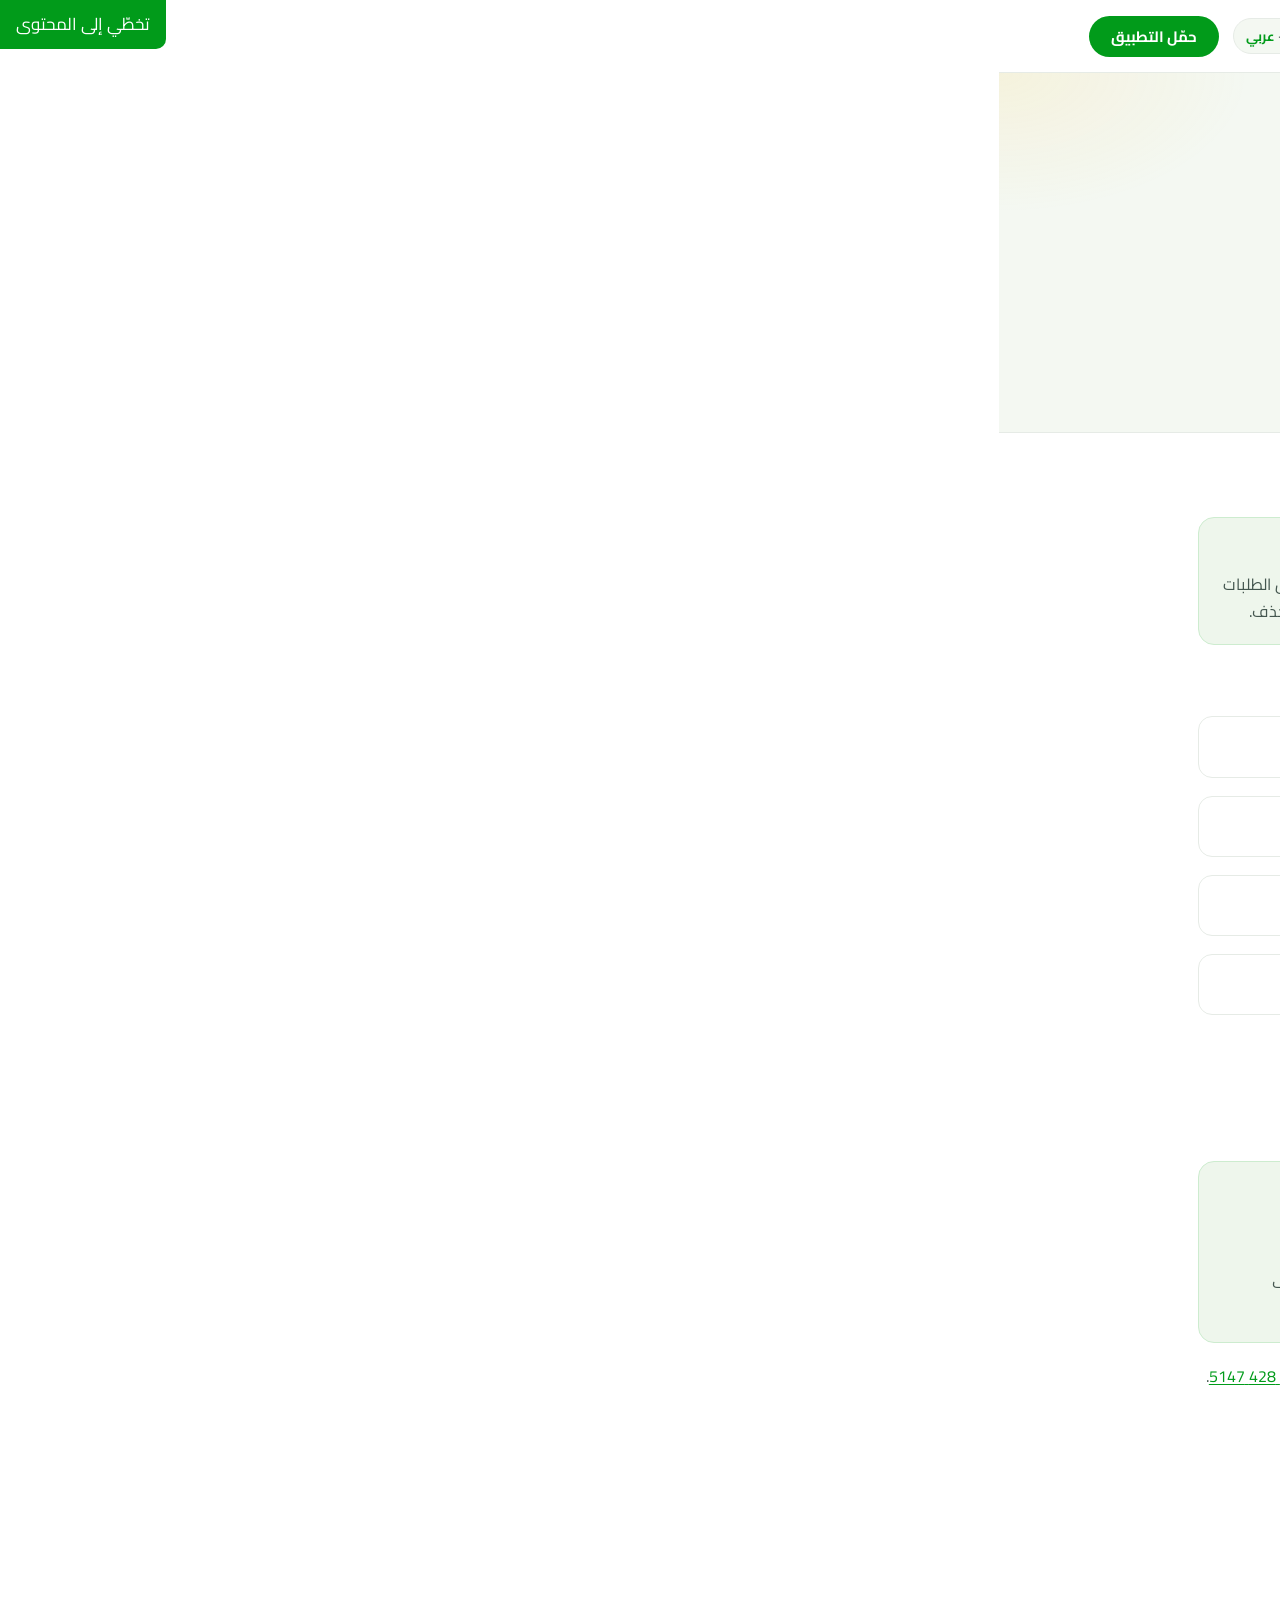
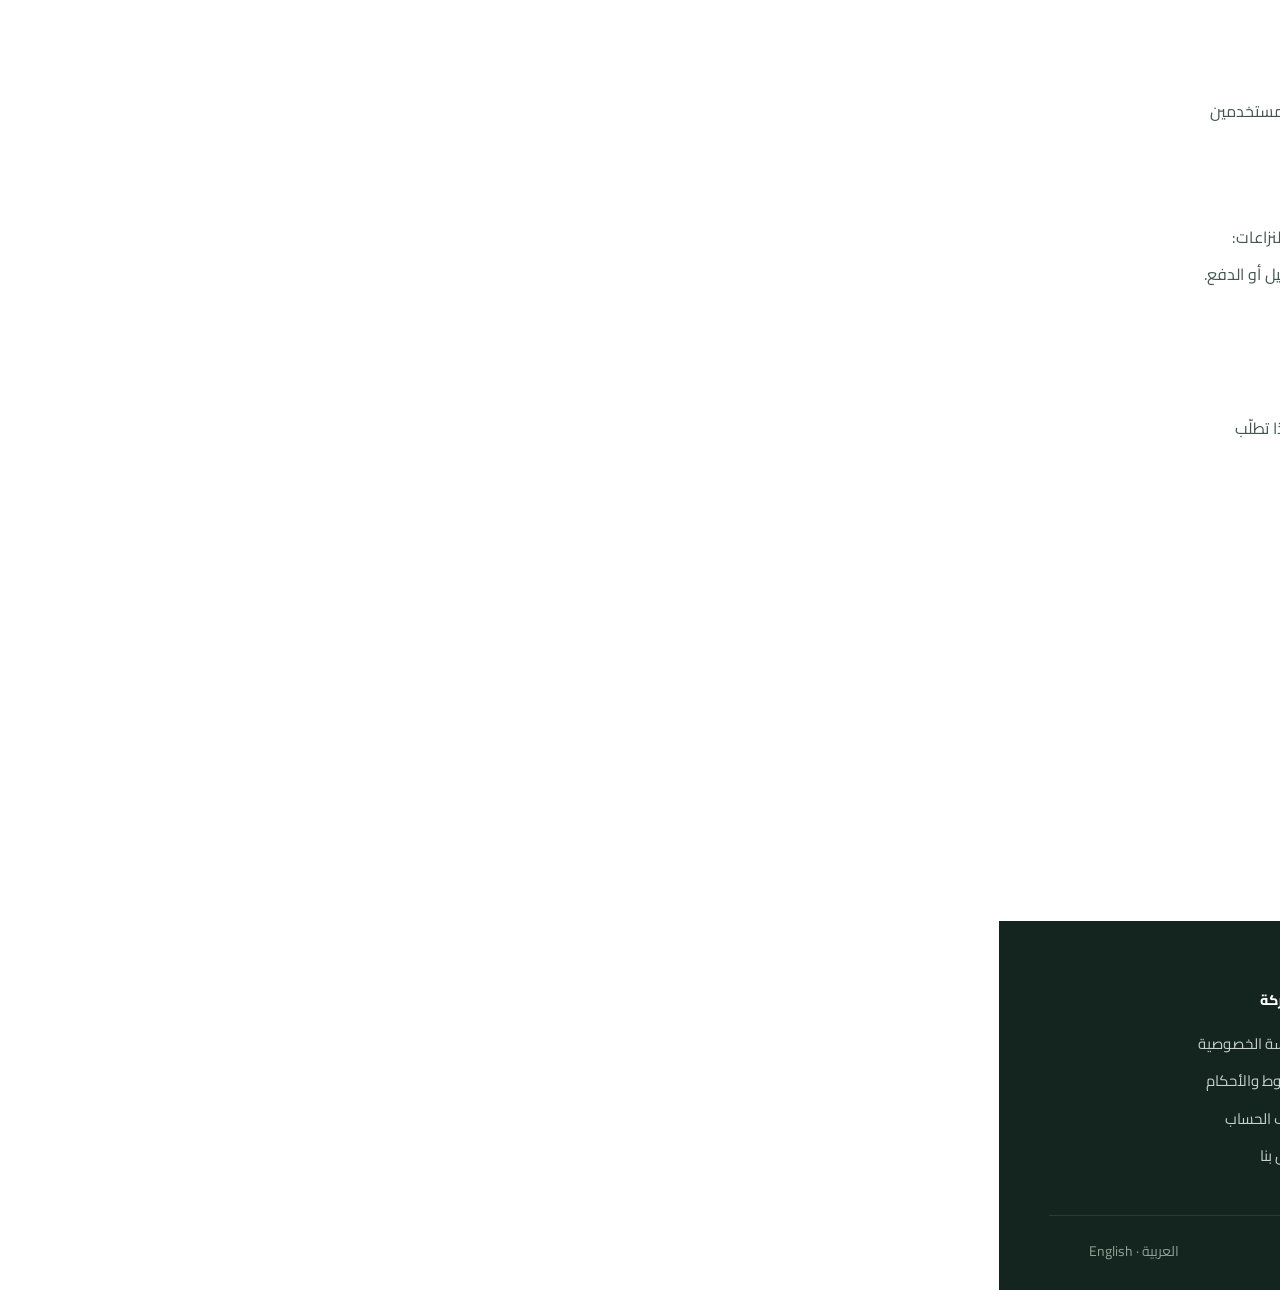
<file: ar/delete-account/index.html>
<!DOCTYPE html>
<html lang="ar" dir="rtl">
<head>
<meta charset="utf-8" />
<meta name="viewport" content="width=device-width, initial-scale=1" />
<meta name="theme-color" content="#019B1A" />
<title>حذف الحساب — رواقان</title>
<meta name="description" content="كيفية حذف حساب رواقان وما البيانات التي تُحذف أو تُحتفظ بها. صفحة حذف الحساب المطلوبة لمتجر Google Play." />
<link rel="canonical" href="https://rwaqan.com/ar/delete-account/" />
<meta name="robots" content="index, follow" />
<link rel="alternate" href="https://rwaqan.com/delete-account/" hreflang="en" />
<link rel="alternate" href="https://rwaqan.com/ar/delete-account/" hreflang="ar" />
<link rel="alternate" href="https://rwaqan.com/delete-account/" hreflang="x-default" />
<meta property="og:type" content="website" />
<meta property="og:site_name" content="رواقان" />
<meta property="og:title" content="حذف الحساب — رواقان" />
<meta property="og:locale" content="ar_EG" />
<meta property="og:url" content="https://rwaqan.com/ar/delete-account/" />
<meta property="og:image" content="https://rwaqan.com/assets/og-image.jpg" />
<link rel="icon" href="../../assets/favicon-32.png" sizes="32x32" type="image/png" />
<link rel="apple-touch-icon" href="../../assets/apple-touch-icon.png" />
<link rel="preconnect" href="https://fonts.googleapis.com" />
<link rel="preconnect" href="https://fonts.gstatic.com" crossorigin />
<link href="https://fonts.googleapis.com/css2?family=Plus+Jakarta+Sans:wght@500;600;700;800&family=Inter:wght@400;500;600&family=Cairo:wght@700;800&display=swap" rel="stylesheet" />
<link rel="stylesheet" href="../../styles.css" />
</head>
<body>
<a class="skip-link" href="#main">تخطّي إلى المحتوى</a>

<header class="nav" id="top">
  <div class="container nav__inner">
    <a class="nav__brand" href="../" aria-label="الصفحة الرئيسية لرواقان">
      <img src="../../assets/logo-wordmark.png" alt="رواقان" class="nav__logo" width="150" height="40" />
    </a>
    <nav class="nav__links" aria-label="القائمة الرئيسية">
      <a href="../#how">إزاي بيشتغل</a>
      <a href="../#features">المميزات</a>
      <a href="../#sellers">للتجار</a>
      <a href="../#faq">الأسئلة الشائعة</a>
    </nav>
    <div class="nav__actions">
      <a class="lang-pill" href="../../delete-account/" aria-label="Switch to English"><span>EN</span> · <b>عربي</b></a>
      <a class="btn btn--primary btn--sm" href="../#download">حمّل التطبيق</a>
    </div>
    <button class="nav__toggle" aria-label="فتح القائمة" aria-expanded="false"><span></span><span></span><span></span></button>
  </div>
</header>

<main id="main">
  <section class="legal-hero">
    <div class="container">
      <span class="eyebrow">الحساب</span>
      <h1>حذف حساب رواقان</h1>
      <p>يمكنك حذف حسابك نهائيًا من داخل التطبيق أو بالتواصل مع الدعم. توضّح هذه الصفحة الخطوات وما يحدث لبياناتك — بما في ذلك المعلومات التي يطلبها Google Play لحذف الحساب.</p>
      <div class="legal-meta">
        <span>التطبيقات: رواقان للعملاء (<code>com.rwaqan.customer</code>) ورواقان للتجار (<code>com.rwaqan.seller</code>)</span>
        <span>آخر تحديث: 21 نوفمبر 2026</span>
      </div>
    </div>
  </section>

  <section class="legal">
    <div class="container legal__layout">
      <aside class="legal__toc" aria-label="في هذه الصفحة">
        <h2>في هذه الصفحة</h2>
        <a href="#in-app">الحذف من التطبيق</a>
        <a href="#web">الحذف بالبريد / الويب</a>
        <a href="#deleted">البيانات التي نحذفها</a>
        <a href="#retained">البيانات التي قد نحتفظ بها</a>
        <a href="#timing">المدة الزمنية</a>
        <a href="#contact">التواصل</a>
      </aside>

      <article class="legal__body">
        <div class="legal__callout">
          <strong>مهم</strong>
          <p>حذف الحساب نهائي. ستفقد الوصول إلى ملفك الشخصي والعناوين المحفوظة والمفضلة وسجل الطلبات في التطبيق، وبيانات متجر التاجر المرتبطة بالحساب. يُفضّل إكمال أو إلغاء الطلبات المعلّقة قبل الحذف.</p>
        </div>

        <h2 id="in-app">1. حذف الحساب من التطبيق (موصى به)</h2>
        <ol class="legal__steps">
          <li>افتح تطبيق <strong>رواقان</strong> للعملاء أو التجار وسجّل الدخول.</li>
          <li>اذهب إلى <strong>الملف الشخصي</strong> / <strong>الإعدادات</strong>.</li>
          <li>اضغط <strong>حذف الحساب</strong>.</li>
          <li>أكّد الحذف عند الطلب. لا يمكن التراجع بعد التأكيد.</li>
        </ol>
        <p>بعد التأكيد ننفّذ عملية حذف الحساب ونسجّل خروجك. ستظهر رسالة تأكيد عند اكتمال العملية بنجاح.</p>

        <h2 id="web">2. طلب الحذف بدون التطبيق</h2>
        <p>إذا تعذّر استخدام الحذف من التطبيق، راسلنا من البريد المرتبط بحسابك:</p>
        <div class="legal__callout">
          <strong>طلب الحذف بالبريد</strong>
          <p>إلى: <a href="mailto:khazeen.elbait.alex@gmail.com?subject=Delete%20Rwaqan%20account">khazeen.elbait.alex@gmail.com</a><br />
          الموضوع: حذف حساب رواقان<br />
          أدرج: رقم الهاتف أو البريد على الحساب، وهل تستخدم تطبيق العملاء أم التجار، وطلبًا واضحًا بحذف الحساب.</p>
        </div>
        <p>سنتحقّق من ملكية الحساب ونعالج الطلب. يمكنك أيضًا التواصل عبر واتساب أو الهاتف على <a href="https://wa.me/201024285147" rel="noopener">+20 102 428 5147</a>.</p>

        <h2 id="deleted">3. البيانات التي نحذفها عند حذف الحساب</h2>
        <p>عند اكتمال الحذف نزيل أو نُعمّي البيانات الشخصية المرتبطة بحسابك، بما في ذلك:</p>
        <ul>
          <li>ملف الحساب (الاسم والبريد والهاتف وصورة الملف)</li>
          <li>بيانات المصادقة / تسجيل الدخول لذلك الحساب</li>
          <li>عناوين التوصيل المحفوظة ومواقع الخريطة</li>
          <li>المفضلة وبيانات السلة</li>
          <li>رموز إشعارات الدفع</li>
          <li>تفضيلات التطبيق (مثل اللغة)</li>
          <li>للتجار: بيانات المتجر وقوائم المنتجات المرتبطة بحساب التاجر (حيث لا تكون لازمة لطلبات مكتملة لمستخدمين آخرين)</li>
        </ul>

        <h2 id="retained">4. البيانات التي قد نحتفظ بها</h2>
        <p>قد نحتفظ ببعض المعلومات لفترة محدودة عند الحاجة لأسباب قانونية أو أمنية أو محاسبية أو لحل النزاعات:</p>
        <ul>
          <li><strong>سجلات الطلبات / المعاملات المكتملة</strong> — للضرائب والمحاسبة ومنع الاحتيال وحل نزاعات التوصيل أو الدفع. قد نُقلّل أو نستبدل المعرّفات الشخصية حيث أمكن.</li>
          <li><strong>سجلات مالية / مدفوعات</strong> للتجار — حسب متطلبات المحاسبة والامتثال.</li>
          <li><strong>مراسلات الدعم</strong> المتعلقة بطلب الحذف أو نزاعات سابقة.</li>
          <li><strong>سجلات الأمان</strong> التي لا تعرّفك بما يتجاوز ما يلزم لاكتشاف الإساءة.</li>
        </ul>
        <p>تُحفظ السجلات المحتفظ بها فقط طوال المدة اللازمة لتلك الأغراض (عادة حتى <strong>24 شهرًا</strong>، أو أطول إذا تطلّب القانون المصري ذلك)، ثم تُحذف أو تُعمّى بالكامل.</p>

        <h2 id="timing">5. كم يستغرق الحذف</h2>
        <ul>
          <li><strong>الحذف من التطبيق:</strong> عادة يكتمل فور التأكيد.</li>
          <li><strong>طلب البريد / الدعم:</strong> نسعى لمعالجة الطلبات الموثّقة خلال <strong>7 أيام</strong>.</li>
          <li>قد تستغرق أنظمة النسخ الاحتياطي وقتًا إضافيًا (حتى 30 يومًا) لمسح النسخ المتبقية.</li>
        </ul>

        <h2 id="contact">6. التواصل</h2>
        <p>أسئلة حول حذف الحساب أو الخصوصية:</p>
        <ul>
          <li>البريد: <a href="mailto:khazeen.elbait.alex@gmail.com">khazeen.elbait.alex@gmail.com</a></li>
          <li>الهاتف / واتساب: <a href="https://wa.me/201024285147" rel="noopener">+20 102 428 5147</a></li>
        </ul>
        <p>انظر أيضًا <a href="../privacy/">سياسة الخصوصية</a> و<a href="../terms/">الشروط والأحكام</a>.</p>
      </article>
    </div>
  </section>
</main>

<footer class="footer">
  <div class="container footer__grid">
    <div class="footer__brand">
      <img src="../../assets/logo-wordmark-white.png" alt="رواقان" width="150" height="40" />
      <p>اتسوّق من المتاجر والماركات في كل مصر — يوصلك لحد باب بيتك، بالعربي والإنجليزي.</p>
    </div>
    <nav class="footer__col" aria-label="المنتج">
      <h4>المنتج</h4>
      <a href="../#how">إزاي بيشتغل</a>
      <a href="../#features">المميزات</a>
      <a href="../#sellers">للتجار</a>
      <a href="../#faq">الأسئلة الشائعة</a>
    </nav>
    <nav class="footer__col" aria-label="حمّل التطبيق">
      <h4>حمّل التطبيق</h4>
      <a href="https://play.google.com/store/apps/details?id=com.rwaqan.customer" rel="noopener">رواقان للمتسوّقين</a>
      <a href="https://play.google.com/store/apps/details?id=com.rwaqan.seller" rel="noopener">رواقان للتجار</a>
    </nav>
    <nav class="footer__col" aria-label="الشركة">
      <h4>الشركة</h4>
      <a href="../privacy/">سياسة الخصوصية</a>
      <a href="../terms/">الشروط والأحكام</a>
      <a href="./">حذف الحساب</a>
      <a href="mailto:khazeen.elbait.alex@gmail.com">اتصل بنا</a>
    </nav>
  </div>
  <div class="container footer__bottom">
    <span>© <span id="year">2026</span> رواقان. كل الحقوق محفوظة.</span>
    <span class="footer__lang">العربية · <a href="../../delete-account/" style="color:inherit">English</a></span>
  </div>
</footer>
<script src="../../script.js" defer></script>
</body>
</html>
</file>
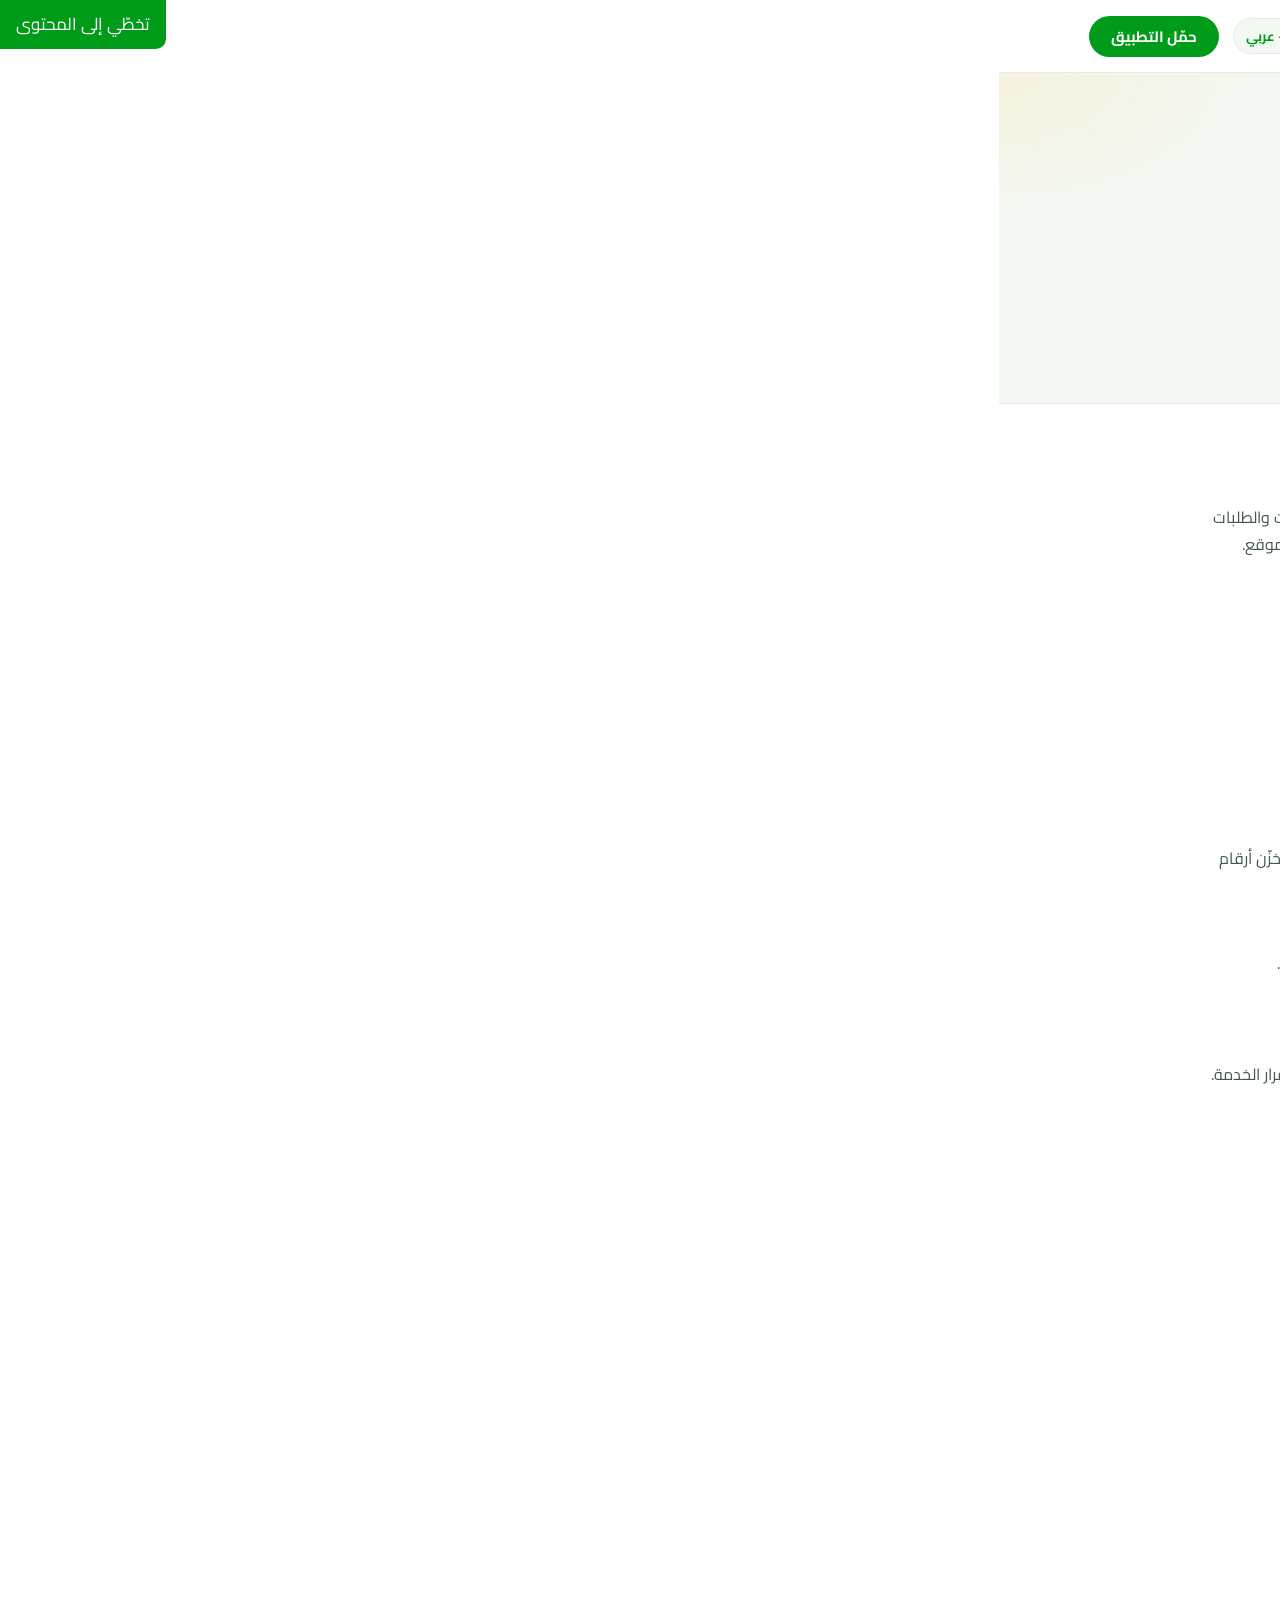
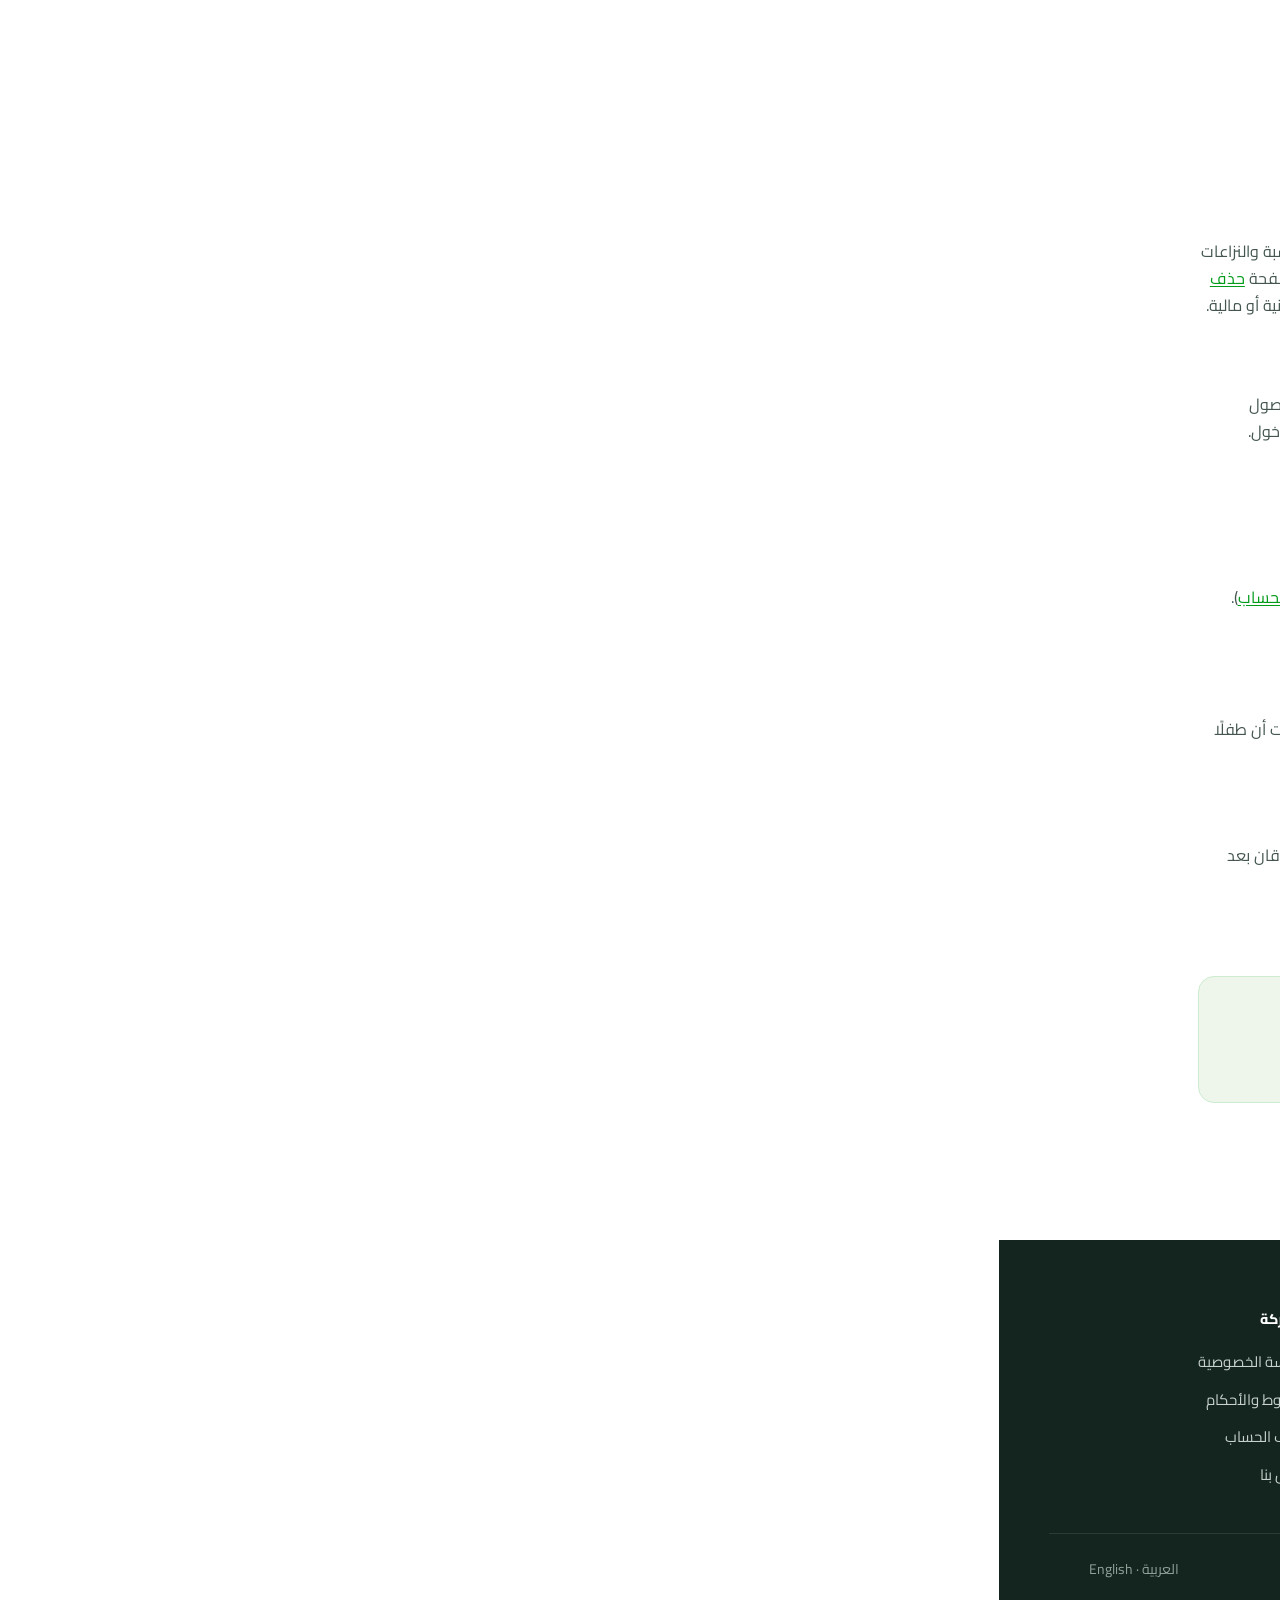
<file: ar/privacy/index.html>
<!DOCTYPE html>
<html lang="ar" dir="rtl">
<head>
<meta charset="utf-8" />
<meta name="viewport" content="width=device-width, initial-scale=1" />
<meta name="theme-color" content="#019B1A" />
<title>سياسة الخصوصية — رواقان</title>
<meta name="description" content="كيف تجمع رواقان معلوماتك الشخصية وتستخدمها وتحميها عند التسوّق أو البيع عبر تطبيقات رواقان." />
<link rel="canonical" href="https://rwaqan.com/ar/privacy/" />
<meta name="robots" content="index, follow" />
<link rel="alternate" href="https://rwaqan.com/privacy/" hreflang="en" />
<link rel="alternate" href="https://rwaqan.com/ar/privacy/" hreflang="ar" />
<link rel="alternate" href="https://rwaqan.com/privacy/" hreflang="x-default" />
<meta property="og:type" content="website" />
<meta property="og:site_name" content="رواقان" />
<meta property="og:title" content="سياسة الخصوصية — رواقان" />
<meta property="og:locale" content="ar_EG" />
<meta property="og:url" content="https://rwaqan.com/ar/privacy/" />
<meta property="og:image" content="https://rwaqan.com/assets/og-image.jpg" />
<link rel="icon" href="../../assets/favicon-32.png" sizes="32x32" type="image/png" />
<link rel="apple-touch-icon" href="../../assets/apple-touch-icon.png" />
<link rel="preconnect" href="https://fonts.googleapis.com" />
<link rel="preconnect" href="https://fonts.gstatic.com" crossorigin />
<link href="https://fonts.googleapis.com/css2?family=Plus+Jakarta+Sans:wght@500;600;700;800&family=Inter:wght@400;500;600&family=Cairo:wght@700;800&display=swap" rel="stylesheet" />
<link rel="stylesheet" href="../../styles.css" />
</head>
<body>
<a class="skip-link" href="#main">تخطّي إلى المحتوى</a>

<header class="nav" id="top">
  <div class="container nav__inner">
    <a class="nav__brand" href="../" aria-label="الصفحة الرئيسية لرواقان">
      <img src="../../assets/logo-wordmark.png" alt="رواقان" class="nav__logo" width="150" height="40" />
    </a>
    <nav class="nav__links" aria-label="القائمة الرئيسية">
      <a href="../#how">إزاي بيشتغل</a>
      <a href="../#features">المميزات</a>
      <a href="../#sellers">للتجار</a>
      <a href="../#faq">الأسئلة الشائعة</a>
    </nav>
    <div class="nav__actions">
      <a class="lang-pill" href="../../privacy/" aria-label="Switch to English"><span>EN</span> · <b>عربي</b></a>
      <a class="btn btn--primary btn--sm" href="../#download">حمّل التطبيق</a>
    </div>
    <button class="nav__toggle" aria-label="فتح القائمة" aria-expanded="false"><span></span><span></span><span></span></button>
  </div>
</header>

<main id="main">
  <section class="legal-hero">
    <div class="container">
      <span class="eyebrow">قانوني</span>
      <h1>سياسة الخصوصية</h1>
      <p>توضح هذه السياسة المعلومات الشخصية التي تجمعها رواقان، ولماذا نجمعها، وكيف نستخدمها، والخيارات المتاحة لك.</p>
      <div class="legal-meta">
        <span>سارية من: 21 نوفمبر 2026</span>
        <span>تنطبق على: تطبيقي العملاء والتجار وموقع rwaqan.com</span>
      </div>
    </div>
  </section>

  <section class="legal">
    <div class="container legal__layout">
      <aside class="legal__toc" aria-label="في هذه الصفحة">
        <h2>في هذه الصفحة</h2>
        <a href="#who">من نحن</a>
        <a href="#collect">المعلومات التي نجمعها</a>
        <a href="#use">كيف نستخدم المعلومات</a>
        <a href="#share">المشاركة</a>
        <a href="#retain">الاحتفاظ</a>
        <a href="#security">الأمان</a>
        <a href="#rights">حقوقك</a>
        <a href="#children">الأطفال</a>
        <a href="#changes">التغييرات</a>
        <a href="#contact">التواصل</a>
      </aside>

      <article class="legal__body">
        <h2 id="who">1. من نحن</h2>
        <p>رواقان منصة سوق مصرية تتيح للعملاء التسوّق من المتاجر والماركات المحلية، وللتجار إدارة المنتجات والطلبات والمدفوعات. عندما نقول «رواقان» أو «نحن» فنقصد مشغّل تطبيق العملاء وتطبيق التجار وهذا الموقع.</p>

        <h2 id="collect">2. المعلومات التي نجمعها</h2>
        <h3>الحساب والملف الشخصي</h3>
        <ul>
          <li>الاسم والبريد الإلكتروني ورقم الهاتف وصورة الملف الشخصي (إن أضفتها).</li>
          <li>بيانات تسجيل الدخول عند استخدام البريد/كلمة المرور أو Google أو Apple.</li>
        </ul>
        <h3>الطلبات والتوصيل</h3>
        <ul>
          <li>عناوين التوصيل والمواقع المحفوظة ونقاط الخريطة.</li>
          <li>سجل الطلبات ومحتوى السلة والمفضلة وقسائم الخصم وتفضيلات التوصيل.</li>
          <li>طريقة الدفع (بطاقة أو الدفع عند الاستلام). مدفوعات البطاقات تتم عبر شريك الدفع كاشير؛ ولا نخزّن أرقام البطاقات الكاملة على خوادمنا.</li>
        </ul>
        <h3>معلومات التاجر</h3>
        <ul>
          <li>بيانات المتجر أو الماركة، المنتجات، تحديثات حالة الطلب، محفظة الإيداع/السحب، وسجلات العمولة.</li>
        </ul>
        <h3>الجهاز والاستخدام</h3>
        <ul>
          <li>رموز إشعارات الدفع لإرسال تحديثات الطلبات.</li>
          <li>بيانات تقنية أساسية مثل نوع الجهاز وإصدار التطبيق وتفضيل اللغة وسجلات الأعطال اللازمة لاستقرار الخدمة.</li>
        </ul>
        <h3>الدعم</h3>
        <ul>
          <li>محتوى الرسائل أو المكالمات أو واتساب أو البريد عند التواصل مع الدعم.</li>
        </ul>

        <h2 id="use">3. كيف نستخدم المعلومات</h2>
        <ul>
          <li>إنشاء حسابك وإدارته والمصادقة على الدخول.</li>
          <li>معالجة الطلبات والتوصيل والمدفوعات والمبالغ المستردة ومدفوعات التجار.</li>
          <li>عرض المتاجر والمنتجات والبحث والعروض ذات الصلة.</li>
          <li>إرسال إشعارات المعاملات (تحديثات الطلب والتوصيل).</li>
          <li>تقديم دعم العملاء والتجار.</li>
          <li>اكتشاف الاحتيال وإساءة الاستخدام وحماية الأمان وتطبيق الشروط.</li>
          <li>تحسين التطبيقات وإصلاح الأخطاء وفهم الاستخدام بشكل مجمّع.</li>
          <li>الامتثال للقانون المصري والاستجابة للطلبات النظامية.</li>
        </ul>

        <h2 id="share">4. كيف نشارك المعلومات</h2>
        <p>نحن لا نبيع معلوماتك الشخصية. نشاركها فقط بالقدر اللازم لتشغيل رواقان:</p>
        <ul>
          <li><strong>التجار / المتاجر</strong> — يتلقّون تفاصيل الطلب والتوصيل اللازمة للتنفيذ.</li>
          <li><strong>شركاء التوصيل / المندوبون</strong> — يتلقّون العنوان وبيانات التواصل اللازمة للتسليم.</li>
          <li><strong>معالجو الدفع</strong> — كاشير يعالج مدفوعات البطاقات نيابةً عنا.</li>
          <li><strong>مقدّمو البنية التحتية</strong> — خدمات السحابة والمصادقة التي تستضيف التطبيقات وتؤمّنها.</li>
          <li><strong>القانون / السلامة</strong> — عند الاقتضاء قانونًا أو لحماية المستخدمين والتجار أو حقوق رواقان.</li>
        </ul>

        <h2 id="retain">5. الاحتفاظ بالبيانات</h2>
        <p>نحتفظ بالمعلومات الشخصية للمدة اللازمة للأغراض أعلاه، بما في ذلك سجل الطلبات للدعم والمحاسبة والنزاعات والامتثال. عند حذف حسابك نزيل أو نُعمّي البيانات الشخصية المرتبطة بالحساب كما هو موضّح في صفحة <a href="../delete-account/">حذف الحساب</a>، باستثناء السجلات المحدودة التي يجب الاحتفاظ بها (مثل المعاملات المكتملة) لأسباب قانونية أو مالية.</p>

        <h2 id="security">6. الأمان</h2>
        <p>نستخدم تدابير تقنية وتنظيمية مناسبة للمخاطر، بما في ذلك الاتصالات المشفّرة (HTTPS) وضوابط الوصول وأنظمة سحابية موثّقة. لا توجد وسيلة نقل أو تخزين آمنة بنسبة 100٪؛ يُرجى حماية جهازك وبيانات الدخول.</p>

        <h2 id="rights">7. حقوقك وخياراتك</h2>
        <ul>
          <li>تحديث بيانات الملف الشخصي من إعدادات التطبيق.</li>
          <li>إيقاف إشعارات الدفع من إعدادات الجهاز.</li>
          <li>طلب الاطلاع أو التصحيح أو الحذف بالتواصل معنا أو عبر حذف الحساب داخل التطبيق (انظر <a href="../delete-account/">حذف الحساب</a>).</li>
          <li>التوقف عن استخدام الخدمة وإلغاء تثبيت التطبيقات في أي وقت.</li>
        </ul>

        <h2 id="children">8. الأطفال</h2>
        <p>رواقان غير موجّه لمن هم دون 13 عامًا. لا نجمع عن قصد معلومات شخصية من الأطفال. إذا اعتقدت أن طفلًا قدّم لنا بيانات، تواصل معنا وسنتخذ الخطوات المناسبة لحذفها.</p>

        <h2 id="changes">9. تغييرات هذه السياسة</h2>
        <p>قد نحدّث سياسة الخصوصية من وقت لآخر. يتغيّر تاريخ السريان أعلاه عند التحديث. استمرار استخدام رواقان بعد التحديث يعني اطّلاعك على السياسة المعدّلة.</p>

        <h2 id="contact">10. التواصل</h2>
        <div class="legal__callout">
          <strong>الخصوصية والدعم</strong>
          <p>البريد: <a href="mailto:khazeen.elbait.alex@gmail.com">khazeen.elbait.alex@gmail.com</a><br />
          الهاتف / واتساب: <a href="https://wa.me/201024285147" rel="noopener">+20 102 428 5147</a></p>
        </div>
        <p>ذات صلة: <a href="../terms/">الشروط والأحكام</a> · <a href="../delete-account/">حذف الحساب</a></p>
      </article>
    </div>
  </section>
</main>

<footer class="footer">
  <div class="container footer__grid">
    <div class="footer__brand">
      <img src="../../assets/logo-wordmark-white.png" alt="رواقان" width="150" height="40" />
      <p>اتسوّق من المتاجر والماركات في كل مصر — يوصلك لحد باب بيتك، بالعربي والإنجليزي.</p>
    </div>
    <nav class="footer__col" aria-label="المنتج">
      <h4>المنتج</h4>
      <a href="../#how">إزاي بيشتغل</a>
      <a href="../#features">المميزات</a>
      <a href="../#sellers">للتجار</a>
      <a href="../#faq">الأسئلة الشائعة</a>
    </nav>
    <nav class="footer__col" aria-label="حمّل التطبيق">
      <h4>حمّل التطبيق</h4>
      <a href="https://play.google.com/store/apps/details?id=com.rwaqan.customer" rel="noopener">رواقان للمتسوّقين</a>
      <a href="https://play.google.com/store/apps/details?id=com.rwaqan.seller" rel="noopener">رواقان للتجار</a>
    </nav>
    <nav class="footer__col" aria-label="الشركة">
      <h4>الشركة</h4>
      <a href="./">سياسة الخصوصية</a>
      <a href="../terms/">الشروط والأحكام</a>
      <a href="../delete-account/">حذف الحساب</a>
      <a href="mailto:khazeen.elbait.alex@gmail.com">اتصل بنا</a>
    </nav>
  </div>
  <div class="container footer__bottom">
    <span>© <span id="year">2026</span> رواقان. كل الحقوق محفوظة.</span>
    <span class="footer__lang">العربية · <a href="../../privacy/" style="color:inherit">English</a></span>
  </div>
</footer>
<script src="../../script.js" defer></script>
</body>
</html>
</file>
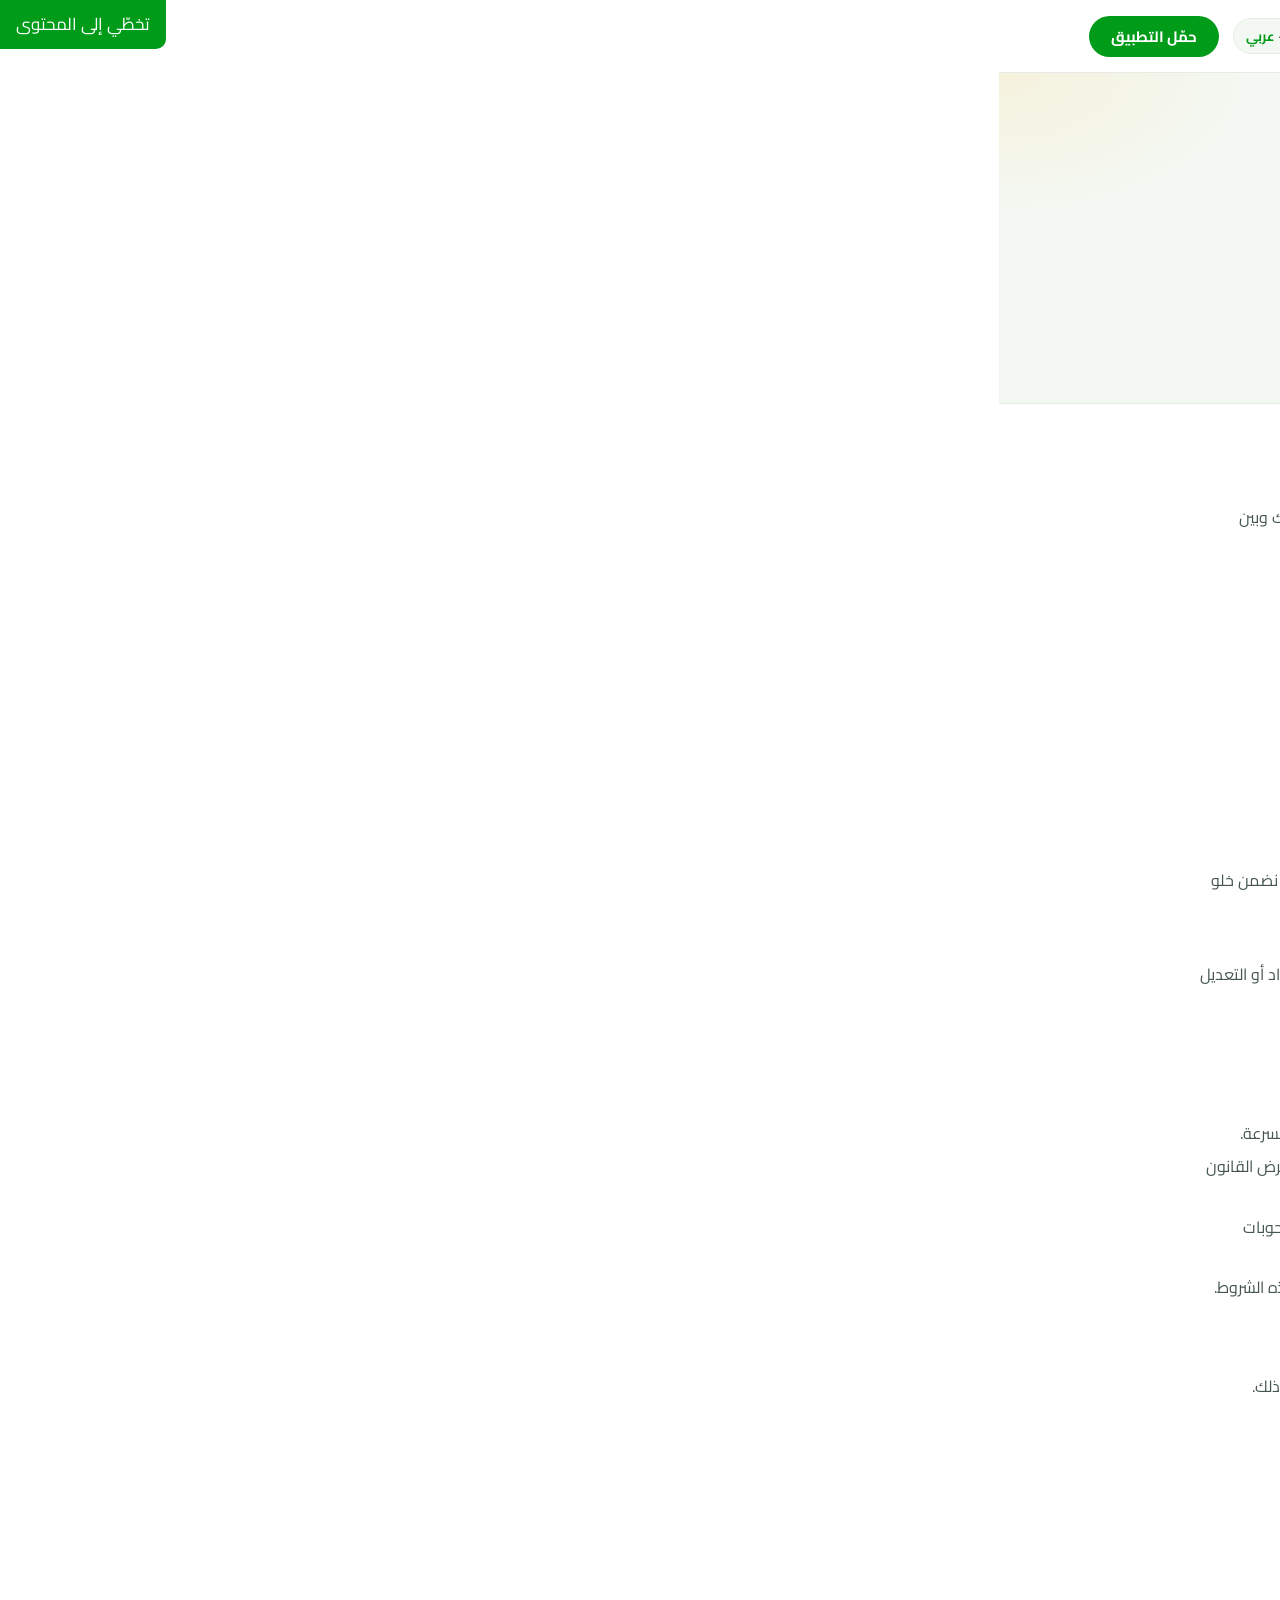
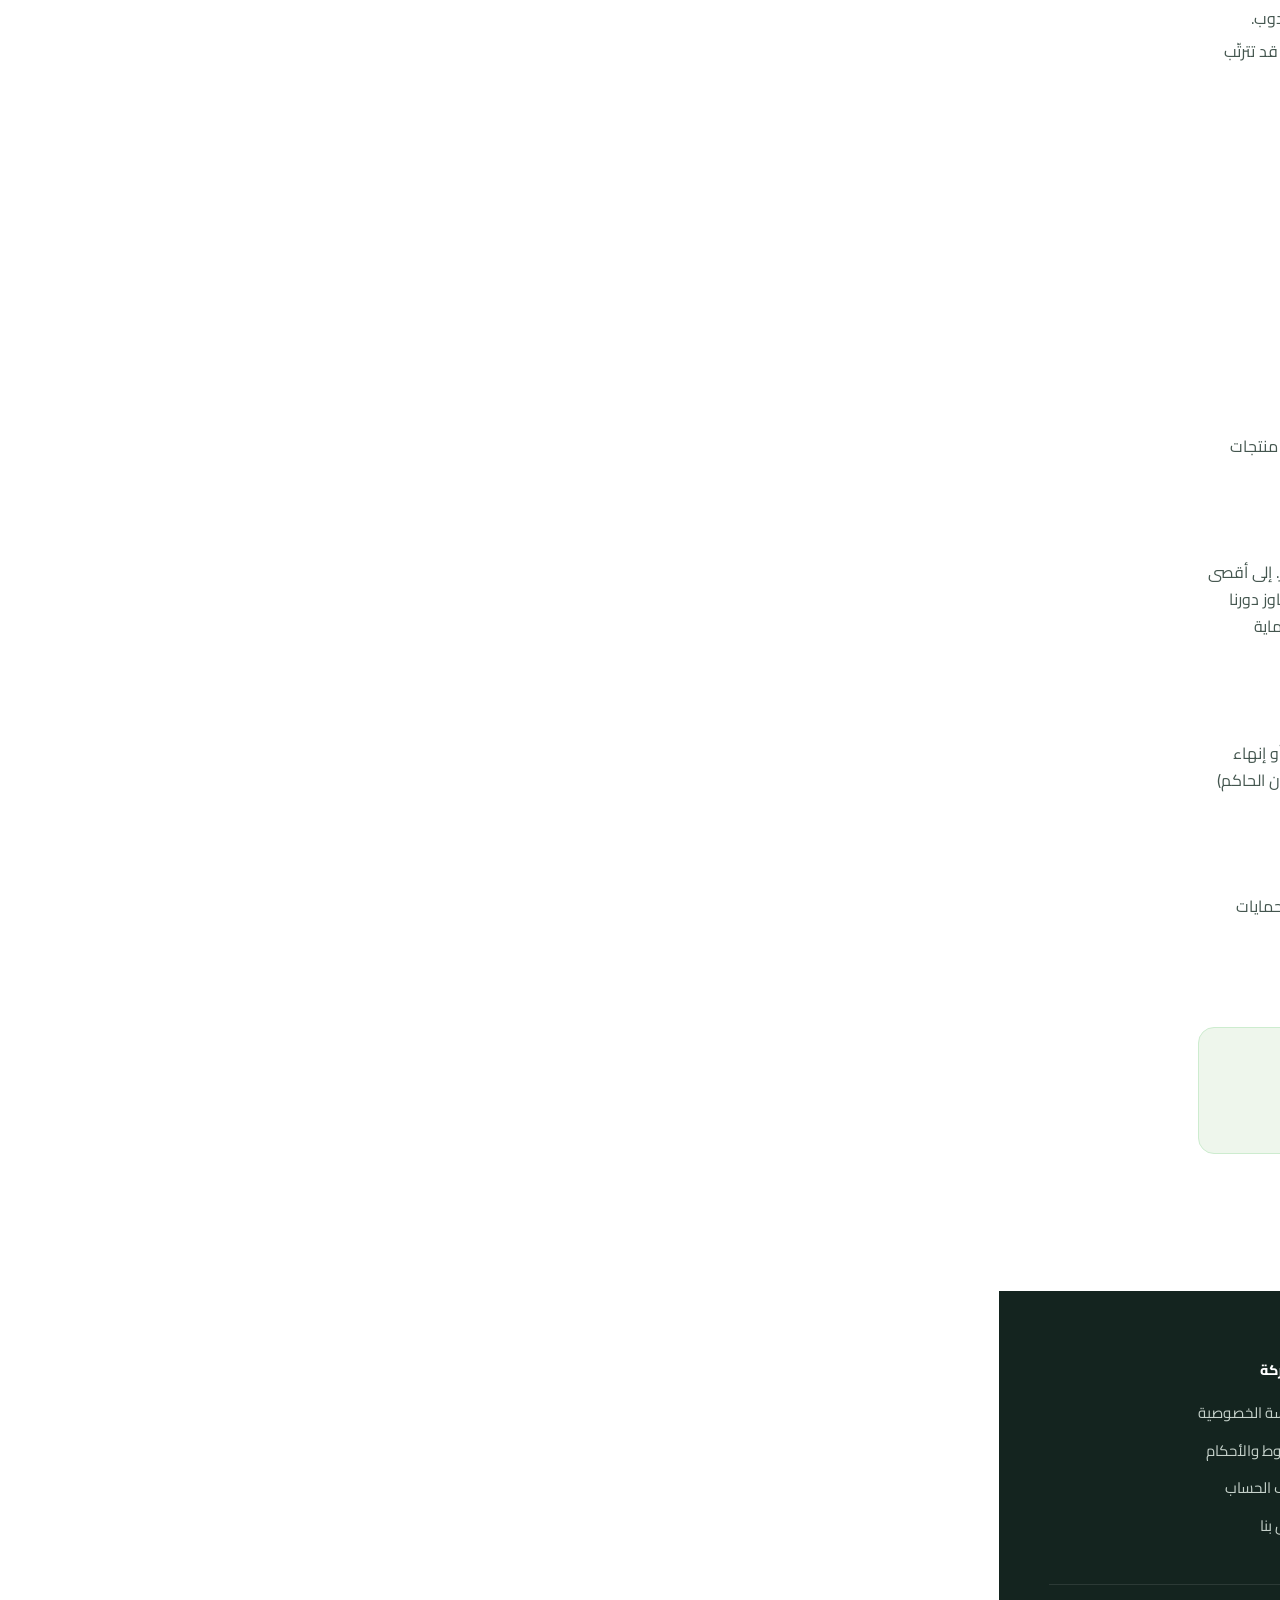
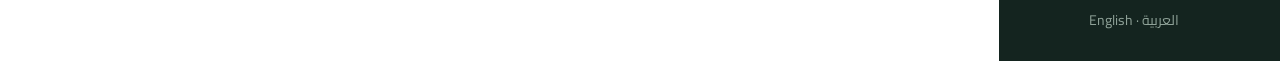
<file: ar/terms/index.html>
<!DOCTYPE html>
<html lang="ar" dir="rtl">
<head>
<meta charset="utf-8" />
<meta name="viewport" content="width=device-width, initial-scale=1" />
<meta name="theme-color" content="#019B1A" />
<title>الشروط والأحكام — رواقان</title>
<meta name="description" content="الشروط والأحكام لاستخدام تطبيقات وموقع رواقان في مصر." />
<link rel="canonical" href="https://rwaqan.com/ar/terms/" />
<meta name="robots" content="index, follow" />
<link rel="alternate" href="https://rwaqan.com/terms/" hreflang="en" />
<link rel="alternate" href="https://rwaqan.com/ar/terms/" hreflang="ar" />
<link rel="alternate" href="https://rwaqan.com/terms/" hreflang="x-default" />
<meta property="og:type" content="website" />
<meta property="og:site_name" content="رواقان" />
<meta property="og:title" content="الشروط والأحكام — رواقان" />
<meta property="og:locale" content="ar_EG" />
<meta property="og:url" content="https://rwaqan.com/ar/terms/" />
<meta property="og:image" content="https://rwaqan.com/assets/og-image.jpg" />
<link rel="icon" href="../../assets/favicon-32.png" sizes="32x32" type="image/png" />
<link rel="apple-touch-icon" href="../../assets/apple-touch-icon.png" />
<link rel="preconnect" href="https://fonts.googleapis.com" />
<link rel="preconnect" href="https://fonts.gstatic.com" crossorigin />
<link href="https://fonts.googleapis.com/css2?family=Plus+Jakarta+Sans:wght@500;600;700;800&family=Inter:wght@400;500;600&family=Cairo:wght@700;800&display=swap" rel="stylesheet" />
<link rel="stylesheet" href="../../styles.css" />
</head>
<body>
<a class="skip-link" href="#main">تخطّي إلى المحتوى</a>

<header class="nav" id="top">
  <div class="container nav__inner">
    <a class="nav__brand" href="../" aria-label="الصفحة الرئيسية لرواقان">
      <img src="../../assets/logo-wordmark.png" alt="رواقان" class="nav__logo" width="150" height="40" />
    </a>
    <nav class="nav__links" aria-label="القائمة الرئيسية">
      <a href="../#how">إزاي بيشتغل</a>
      <a href="../#features">المميزات</a>
      <a href="../#sellers">للتجار</a>
      <a href="../#faq">الأسئلة الشائعة</a>
    </nav>
    <div class="nav__actions">
      <a class="lang-pill" href="../../terms/" aria-label="Switch to English"><span>EN</span> · <b>عربي</b></a>
      <a class="btn btn--primary btn--sm" href="../#download">حمّل التطبيق</a>
    </div>
    <button class="nav__toggle" aria-label="فتح القائمة" aria-expanded="false"><span></span><span></span><span></span></button>
  </div>
</header>

<main id="main">
  <section class="legal-hero">
    <div class="container">
      <span class="eyebrow">قانوني</span>
      <h1>الشروط والأحكام</h1>
      <p>تحكم هذه الشروط استخدامك لتطبيق رواقان للعملاء وتطبيق التجار وموقع rwaqan.com. بإنشاء حساب أو تقديم طلب فأنت توافق عليها.</p>
      <div class="legal-meta">
        <span>سارية من: 21 نوفمبر 2026</span>
        <span>السوق: مصر</span>
      </div>
    </div>
  </section>

  <section class="legal">
    <div class="container legal__layout">
      <aside class="legal__toc" aria-label="في هذه الصفحة">
        <h2>في هذه الصفحة</h2>
        <a href="#acceptance">القبول</a>
        <a href="#accounts">الحسابات</a>
        <a href="#customers">العملاء</a>
        <a href="#sellers">التجار</a>
        <a href="#payments">المدفوعات</a>
        <a href="#delivery">التوصيل</a>
        <a href="#acceptable">الاستخدام المقبول</a>
        <a href="#ip">الملكية الفكرية</a>
        <a href="#liability">المسؤولية</a>
        <a href="#termination">الإنهاء</a>
        <a href="#law">القانون الحاكم</a>
        <a href="#contact">التواصل</a>
      </aside>

      <article class="legal__body">
        <h2 id="acceptance">1. قبول الشروط</h2>
        <p>توفر رواقان سوقًا يربط المتسوّقين بالمتاجر والماركات في مصر. تشكّل هذه الشروط اتفاقًا ملزمًا بينك وبين رواقان. إذا لم توافق، فلا تستخدم التطبيقات أو الموقع.</p>
        <p>توضّح <a href="../privacy/">سياسة الخصوصية</a> كيفية تعاملنا مع المعلومات الشخصية وهي جزء من تشغيل الخدمة.</p>

        <h2 id="accounts">2. الحسابات</h2>
        <ul>
          <li>يجب تقديم معلومات دقيقة والحفاظ على أمان بيانات الدخول.</li>
          <li>أنت مسؤول عن النشاط على حسابك.</li>
          <li>يجب أن تكون مؤهلًا قانونيًا للتعاقد في مصر للشراء أو البيع عبر رواقان.</li>
          <li>يجوز لنا تعليق أو إنهاء الحسابات التي تنتهك هذه الشروط أو تبدو احتيالية أو تشكّل خطرًا.</li>
        </ul>

        <h2 id="customers">3. التسوّق على رواقان</h2>
        <ul>
          <li>قوائم المنتجات والأسعار (بالجنيه المصري) والتوافر والأوصاف يقدّمها التجار. نسعى للدقة لكن لا نضمن خلو كل قائمة من الأخطاء.</li>
          <li>تقديم الطلب عرض شراء. يقبل التاجر الطلب عبر مسار الطلبات في تطبيق التجار.</li>
          <li>قد يتغيّر المخزون؛ إذا أصبح منتج غير متاح بعد الطلب، قد نلغي أو يعدّل التاجر ذلك البند مع الاسترداد أو التعديل حسب الحالة.</li>
          <li>قسائم الخصم تخضع لشروطها وقد تُسحب عند إساءة الاستخدام.</li>
        </ul>

        <h2 id="sellers">4. البيع على رواقان</h2>
        <ul>
          <li>يجب على التجار عرض منتجات مصرّح ببيعها، والحفاظ على دقة المخزون، وتنفيذ الطلبات المقبولة بسرعة.</li>
          <li>التاجر مسؤول عن جودة المنتج وقانونيته ووسمه ومشكلات العملاء المتعلقة ببضاعته، ما لم يفرض القانون المصري خلاف ذلك.</li>
          <li>قد تفرض رواقان عمولة أو رسومًا كما يظهر في تطبيق التجار أو باتفاق منفصل. تتبع إيداعات وسحوبات المحفظة قواعد التطبيق والجداول الزمنية المعمول بها.</li>
          <li>يجوز لنا إزالة القوائم أو تعليق التجار الذين يلغون بشكل متكرر أو يتأخرون دون سبب أو ينتهكون هذه الشروط.</li>
        </ul>

        <h2 id="payments">5. المدفوعات</h2>
        <ul>
          <li>يمكن للعملاء الدفع عند الاستلام أو بالبطاقة عبر شريك الدفع كاشير (فيزا/ماستركارد) حيث يتوفر ذلك.</li>
          <li>الأسعار بالجنيه المصري ما لم يُذكر غير ذلك.</li>
          <li>مدفوعات البطاقات يعالجها مزوّد الدفع. قد يؤخر فشل الدفع أو نزاعه التنفيذ أو يلغيه.</li>
        </ul>

        <h2 id="delivery">6. التوصيل</h2>
        <ul>
          <li>التوصيل متاح في المناطق المدعومة في مصر كما يظهر عند إتمام الشراء حسب عنوانك.</li>
          <li>يمكنك اختيار التوصيل الآن أو المجدول حيث يتوفر.</li>
          <li>الأوقات التقديرية إرشادية. قد تحدث تأخيرات بسبب المرور أو الطقس أو جاهزية التاجر أو قدرة المندوب.</li>
          <li>قدّم عنوانًا صحيحًا ورقم هاتف يمكن الوصول إليه. محاولات التوصيل الفاشلة بسبب بيانات خاطئة قد تترتّب عليها رسوم إضافية أو إلغاء وفق سياسة التاجر/المندوب.</li>
        </ul>

        <h2 id="acceptable">7. الاستخدام المقبول</h2>
        <p>توافق على عدم:</p>
        <ul>
          <li>استخدام رواقان لمنتجات غير قانونية أو احتيال أو غسل أموال أو إساءة.</li>
          <li>مضايقة المستخدمين أو التجار أو فريق الدعم.</li>
          <li>سحب البيانات أو الهندسة العكسية أو تعطيل التطبيقات أو البنية التحتية.</li>
          <li>إنشاء حسابات وهمية أو التلاعب بالتقييمات أو إساءة استخدام القسائم.</li>
          <li>رفع محتوى ينتهك حقوق الآخرين أو يكون غير قانوني.</li>
        </ul>

        <h2 id="ip">8. الملكية الفكرية</h2>
        <p>هوية رواقان والشعارات وتصميم التطبيقات ومحتوى الموقع مملوكة لرواقان أو مرخّصيها. محتوى منتجات التاجر يبقى مسؤولية التاجر. لا يجوز نسخ علامتنا أو إعادة استخدامها دون إذن كتابي.</p>

        <h2 id="liability">9. إخلاء المسؤولية وحدود المسؤولية</h2>
        <p>تقدّم رواقان السوق «كما هو» بالقدر الذي يسمح به القانون المصري. نحن لسنا مصنّع منتجات التجار. إلى أقصى حد يسمح به القانون، لا تتحمل رواقان الخسائر غير المباشرة أو التبعية، ولا عيوب منتجات التجار بما يتجاوز دورنا كميسر للسوق. لا شيء في هذه الشروط يحدّ من الحقوق التي لا يمكن التنازل عنها بموجب قانون حماية المستهلك المصري.</p>

        <h2 id="termination">10. الإنهاء</h2>
        <p>يمكنك التوقف عن استخدام رواقان وحذف حسابك في أي وقت (انظر <a href="../delete-account/">حذف الحساب</a>). يجوز لنا تعليق أو إنهاء الوصول إذا انتهكت هذه الشروط. البنود التي ينبغي أن تستمر (المستحقات وحدود المسؤولية والقانون الحاكم) تبقى بعد الإنهاء.</p>

        <h2 id="law">11. القانون الحاكم</h2>
        <p>تخضع هذه الشروط لقوانين جمهورية مصر العربية. تختص المحاكم المصرية بالنزاعات، دون الإخلال بالحمايات الإلزامية للمستهلك.</p>

        <h2 id="contact">12. التواصل</h2>
        <div class="legal__callout">
          <strong>أسئلة حول هذه الشروط</strong>
          <p>البريد: <a href="mailto:khazeen.elbait.alex@gmail.com">khazeen.elbait.alex@gmail.com</a><br />
          الهاتف / واتساب: <a href="https://wa.me/201024285147" rel="noopener">+20 102 428 5147</a></p>
        </div>
        <p>ذات صلة: <a href="../privacy/">سياسة الخصوصية</a> · <a href="../delete-account/">حذف الحساب</a></p>
      </article>
    </div>
  </section>
</main>

<footer class="footer">
  <div class="container footer__grid">
    <div class="footer__brand">
      <img src="../../assets/logo-wordmark-white.png" alt="رواقان" width="150" height="40" />
      <p>اتسوّق من المتاجر والماركات في كل مصر — يوصلك لحد باب بيتك، بالعربي والإنجليزي.</p>
    </div>
    <nav class="footer__col" aria-label="المنتج">
      <h4>المنتج</h4>
      <a href="../#how">إزاي بيشتغل</a>
      <a href="../#features">المميزات</a>
      <a href="../#sellers">للتجار</a>
      <a href="../#faq">الأسئلة الشائعة</a>
    </nav>
    <nav class="footer__col" aria-label="حمّل التطبيق">
      <h4>حمّل التطبيق</h4>
      <a href="https://play.google.com/store/apps/details?id=com.rwaqan.customer" rel="noopener">رواقان للمتسوّقين</a>
      <a href="https://play.google.com/store/apps/details?id=com.rwaqan.seller" rel="noopener">رواقان للتجار</a>
    </nav>
    <nav class="footer__col" aria-label="الشركة">
      <h4>الشركة</h4>
      <a href="../privacy/">سياسة الخصوصية</a>
      <a href="./">الشروط والأحكام</a>
      <a href="../delete-account/">حذف الحساب</a>
      <a href="mailto:khazeen.elbait.alex@gmail.com">اتصل بنا</a>
    </nav>
  </div>
  <div class="container footer__bottom">
    <span>© <span id="year">2026</span> رواقان. كل الحقوق محفوظة.</span>
    <span class="footer__lang">العربية · <a href="../../terms/" style="color:inherit">English</a></span>
  </div>
</footer>
<script src="../../script.js" defer></script>
</body>
</html>
</file>
<file: styles.css>
/* ========================================================================
   Rwaqan landing — brand: green #019B1A, gold #FEBA22
   ======================================================================== */
:root{
  --green:#019B1A;
  --green-700:#017714;
  --green-800:#015c10;
  --gold:#FEBA22;
  --gold-600:#e9a200;
  --ink:#14241f;         /* near-black with a green cast */
  --ink-2:#44564f;
  --muted:#6d7a74;
  --line:#e6ebe6;
  --bg:#ffffff;
  --bg-soft:#f4f8f2;     /* warm off-white with green cast */
  --bg-tint:#eef6ec;
  --white:#fff;
  --radius:18px;
  --radius-lg:28px;
  --shadow-sm:0 2px 10px rgba(16,40,20,.06);
  --shadow:0 18px 50px -24px rgba(16,55,22,.35);
  --shadow-green:0 24px 60px -24px rgba(1,155,26,.55);
  --maxw:1180px;
  --font:"Inter",system-ui,-apple-system,"Segoe UI",Roboto,sans-serif;
  --display:"Plus Jakarta Sans","Inter",system-ui,sans-serif;
}

*,*::before,*::after{box-sizing:border-box}
html{scroll-behavior:smooth;-webkit-text-size-adjust:100%}
body{
  margin:0;font-family:var(--font);color:var(--ink);background:var(--bg);
  line-height:1.6;font-size:17px;-webkit-font-smoothing:antialiased;overflow-x:hidden;
}
img{max-width:100%;display:block;height:auto}
a{color:inherit;text-decoration:none}
h1,h2,h3,h4{font-family:var(--display);font-weight:800;line-height:1.1;letter-spacing:-.02em;color:var(--ink);margin:0}
p{margin:0}
.container{width:100%;max-width:var(--maxw);margin-inline:auto;padding-inline:clamp(20px,4vw,40px)}
.accent-green{color:var(--green)}
.accent-gold{color:var(--gold-600)}

.skip-link{position:absolute;left:-999px;top:0;background:var(--green);color:#fff;padding:10px 16px;border-radius:0 0 10px 0;z-index:200}
.skip-link:focus{left:0}
:focus-visible{outline:3px solid var(--green);outline-offset:3px;border-radius:6px}

/* ---------- Buttons ---------- */
.btn{display:inline-flex;align-items:center;justify-content:center;gap:.5em;
  font-family:var(--display);font-weight:700;font-size:16px;line-height:1;
  padding:15px 26px;border-radius:999px;border:2px solid transparent;cursor:pointer;
  transition:transform .18s ease,box-shadow .18s ease,background .18s ease;white-space:nowrap}
.btn--sm{padding:11px 20px;font-size:15px}
.btn--primary{background:var(--green);color:#fff;box-shadow:var(--shadow-green)}
.btn--primary:hover{background:var(--green-700);transform:translateY(-2px)}
.btn--dark{background:var(--ink);color:#fff}
.btn--dark:hover{background:#0c1813;transform:translateY(-2px)}

/* ---------- Nav ---------- */
.nav{position:sticky;top:0;z-index:100;background:rgba(255,255,255,.82);
  backdrop-filter:saturate(1.4) blur(12px);border-bottom:1px solid var(--line)}
.nav__inner{display:flex;align-items:center;gap:24px;height:72px}
.nav__logo{height:34px;width:auto}
.nav__links{display:flex;gap:28px;margin-inline-start:auto;font-weight:500;font-size:15.5px;color:var(--ink-2)}
.nav__links a{position:relative;padding:4px 0}
.nav__links a:hover{color:var(--green)}
.nav__links a::after{content:"";position:absolute;left:0;bottom:-3px;height:2px;width:0;background:var(--green);transition:width .2s}
.nav__links a:hover::after{width:100%}
.nav__actions{display:flex;align-items:center;gap:14px}
.lang-pill{font-size:13px;color:var(--muted);border:1px solid var(--line);border-radius:999px;padding:6px 12px;background:var(--bg-soft)}
.lang-pill b{color:var(--green)}
.nav__toggle{display:none;flex-direction:column;gap:5px;background:none;border:0;cursor:pointer;padding:8px}
.nav__toggle span{width:24px;height:2.5px;background:var(--ink);border-radius:2px;transition:.25s}

/* ---------- Hero ---------- */
.hero{position:relative;background:
  radial-gradient(900px 500px at 88% -5%, rgba(1,155,26,.09), transparent 60%),
  radial-gradient(700px 420px at 2% 10%, rgba(254,186,34,.12), transparent 55%),
  var(--bg-soft);
  padding:clamp(48px,7vw,96px) 0 clamp(56px,7vw,104px);overflow:hidden}
.hero__grid{display:grid;grid-template-columns:1.05fr .95fr;gap:clamp(28px,5vw,70px);align-items:center}
.eyebrow{display:inline-block;font-family:var(--display);font-weight:700;font-size:13px;letter-spacing:.06em;text-transform:uppercase;
  color:var(--green-800);background:#fff;border:1px solid #cdeccf;border-radius:999px;padding:8px 16px;box-shadow:var(--shadow-sm)}
.hero h1{font-size:clamp(2.4rem,5.4vw,4rem);margin:22px 0 0}
.hero__sub{font-size:clamp(1.05rem,1.6vw,1.22rem);color:var(--ink-2);max-width:34ch;margin-top:20px}
.store-badges{display:flex;flex-wrap:wrap;gap:14px;margin-top:30px}
.store-badge{display:inline-flex;align-items:center;gap:12px;background:var(--ink);color:#fff;
  border-radius:14px;padding:11px 20px 11px 16px;transition:transform .18s,box-shadow .18s;box-shadow:var(--shadow-sm)}
.store-badge:hover{transform:translateY(-2px);box-shadow:var(--shadow)}
.store-badge svg{width:26px;height:26px;fill:#fff;flex:none}
.store-badge span{display:flex;flex-direction:column;line-height:1.15}
.store-badge small{font-size:10.5px;letter-spacing:.04em;opacity:.85;text-transform:uppercase}
.store-badge strong{font-family:var(--display);font-size:18px;font-weight:700}
.store-badge--light{background:#fff;color:var(--ink);box-shadow:var(--shadow-sm)}
.store-badge--light svg{fill:var(--ink)}
.hero__trust{list-style:none;display:flex;flex-wrap:wrap;gap:10px 22px;margin:28px 0 0;padding:0;font-size:14.5px;color:var(--ink-2);font-weight:500}
.hero__trust li{display:inline-flex;align-items:center;gap:7px}
.hero__trust svg{width:19px;height:19px;fill:var(--green);flex:none}

/* Hero art / phone */
.hero__art{position:relative;display:flex;justify-content:center;align-items:center;min-height:520px}
.blob{position:absolute;inset:6% 4%;background:linear-gradient(150deg,var(--green),#06b524 60%,#0bbf2b);
  border-radius:48% 52% 55% 45%/52% 44% 56% 48%;filter:blur(2px);opacity:.96;
  box-shadow:var(--shadow-green);animation:morph 12s ease-in-out infinite}
.blob::after{content:"";position:absolute;right:-26px;top:40px;width:120px;height:120px;border-radius:50%;
  background:var(--gold);opacity:.9;box-shadow:0 18px 40px -16px rgba(254,186,34,.8)}
@keyframes morph{0%,100%{border-radius:48% 52% 55% 45%/52% 44% 56% 48%}50%{border-radius:56% 44% 43% 57%/45% 55% 45% 55%}}
.phone{position:relative;width:min(300px,78%);aspect-ratio:300/610;background:#0d1512;border-radius:42px;
  padding:12px;box-shadow:0 40px 80px -30px rgba(10,30,14,.6),0 0 0 2px rgba(255,255,255,.06) inset;z-index:2}
.phone__notch{position:absolute;top:14px;left:50%;transform:translateX(-50%);width:120px;height:22px;background:#0d1512;border-radius:0 0 16px 16px;z-index:3}
.phone__screen{width:100%;height:100%;background:#f3f7f2;border-radius:32px;overflow:hidden;display:flex;flex-direction:column;font-family:var(--font)}
.app-top{display:flex;align-items:center;gap:10px;background:var(--green);color:#fff;padding:26px 14px 14px}
.app-top__icon{width:34px;height:34px;border-radius:9px;flex:none;box-shadow:0 2px 8px rgba(0,0,0,.2)}
.app-top__loc{display:flex;flex-direction:column;line-height:1.2;margin-inline-end:auto}
.app-top__loc small{font-size:9px;opacity:.85}
.app-top__loc b{font-size:12px}
.app-top__bell{font-size:14px}
.app-search{margin:-8px 14px 0;background:#fff;border-radius:12px;padding:10px 12px;font-size:12px;color:#8a968f;
  box-shadow:var(--shadow-sm);position:relative;z-index:2;display:flex;gap:7px;align-items:center}
.app-promo{margin:12px 14px 0;background:linear-gradient(100deg,#083f14,var(--green));color:#fff;border-radius:14px;
  padding:12px 14px;display:flex;align-items:center;justify-content:space-between}
.app-promo small{font-size:8.5px;letter-spacing:.08em;opacity:.85;display:block}
.app-promo b{font-size:15px;font-family:var(--display)}
.app-promo__tag{background:var(--gold);color:#5a3d00;font-size:9px;font-weight:700;padding:5px 9px;border-radius:999px}
.app-chips{display:flex;gap:7px;padding:12px 14px 2px;overflow:hidden}
.app-chips span{font-size:10.5px;padding:6px 12px;border-radius:999px;background:#fff;color:#67726c;border:1px solid #e3e9e2;white-space:nowrap}
.app-chips span.on{background:var(--green);color:#fff;border-color:var(--green)}
.app-cards{display:grid;grid-template-columns:1fr 1fr;gap:10px;padding:12px 14px}
.pcard{background:#fff;border-radius:14px;padding:10px;box-shadow:var(--shadow-sm);display:flex;flex-direction:column;gap:3px}
.pcard__img{height:58px;border-radius:10px;background:#eef4ec;display:flex;align-items:center;justify-content:center;font-size:26px}
.pcard b{font-size:11px}
.pcard small{font-size:11px;color:var(--green);font-weight:700}
.pcard i{font-style:normal;font-size:9.5px;color:#fff;background:var(--gold-600);align-self:flex-start;padding:3px 9px;border-radius:999px;font-weight:700}
.app-nav{margin-top:auto;display:flex;justify-content:space-between;background:#fff;padding:9px 12px 12px;border-top:1px solid #eef1ee}
.app-nav span{display:flex;flex-direction:column;align-items:center;gap:2px;font-size:14px;color:#9aa49e}
.app-nav span small{font-size:7.5px}
.app-nav span.on{color:var(--green)}

/* ---------- Trust bar ---------- */
.trustbar{background:var(--ink);color:#e8efe9}
.trustbar__inner{display:flex;align-items:center;gap:26px;flex-wrap:wrap;justify-content:center;padding:18px 0}
.trustbar__label{font-size:13px;letter-spacing:.04em;text-transform:uppercase;color:#9fb3a6;font-weight:600}
.trustbar__items{display:flex;align-items:center;gap:14px;flex-wrap:wrap}
.pay{display:inline-flex;align-items:center;gap:6px;font-weight:700;font-size:14px;background:rgba(255,255,255,.08);
  border:1px solid rgba(255,255,255,.12);border-radius:10px;padding:8px 14px;letter-spacing:.02em}
.pay--visa{font-family:var(--display);font-style:italic;color:#fff;letter-spacing:.08em}
.pay--mc i{width:15px;height:15px;border-radius:50%;display:inline-block}
.pay--mc i:first-child{background:#eb001b;margin-inline-end:-8px}
.pay--mc i:last-child{background:var(--gold);opacity:.95}
.pay--muted{opacity:.7;font-weight:600}

/* ---------- Sections ---------- */
.section{padding:clamp(56px,8vw,104px) 0}
.section--tint{background:var(--bg-tint)}
.section__head{max-width:720px;margin:0 auto clamp(36px,5vw,56px);text-align:center}
.section__head--left{text-align:left;margin-inline:0}
.kicker{display:inline-block;font-family:var(--display);font-weight:700;font-size:13px;letter-spacing:.08em;text-transform:uppercase;color:var(--green);margin-bottom:14px}
.section h2{font-size:clamp(1.8rem,3.6vw,2.7rem)}
.section__lead{color:var(--ink-2);font-size:1.1rem;margin-top:16px}

/* Steps */
.steps{list-style:none;margin:0;padding:0;display:grid;grid-template-columns:repeat(3,1fr);gap:22px;counter-reset:s}
.step{position:relative;background:#fff;border:1px solid var(--line);border-radius:var(--radius-lg);padding:34px 28px 30px;box-shadow:var(--shadow-sm)}
.step__num{position:absolute;top:22px;right:24px;font-family:var(--display);font-weight:800;font-size:40px;color:#eaf4e8;line-height:1}
.step__icon{width:62px;height:62px;border-radius:18px;background:var(--bg-tint);display:flex;align-items:center;justify-content:center;font-size:28px;margin-bottom:18px}
.step h3{font-size:1.3rem;margin-bottom:10px}
.step p{color:var(--ink-2);font-size:15.5px}

/* Features grid */
.features{display:grid;grid-template-columns:repeat(4,1fr);gap:18px}
.feat{background:#fff;border:1px solid var(--line);border-radius:var(--radius);padding:26px 22px;transition:transform .2s,box-shadow .2s,border-color .2s}
.feat:hover{transform:translateY(-4px);box-shadow:var(--shadow);border-color:#cdeccf}
.feat__ic{width:48px;height:48px;border-radius:13px;background:linear-gradient(140deg,#eafae8,#dcf3d9);display:flex;align-items:center;justify-content:center;font-size:24px;margin-bottom:16px}
.feat h3{font-size:1.08rem;margin-bottom:7px}
.feat p{color:var(--ink-2);font-size:14.5px;line-height:1.55}

/* Band */
.band{background:linear-gradient(120deg,var(--green-800),var(--green) 70%);color:#fff}
.band__inner{display:grid;grid-template-columns:repeat(4,1fr);gap:20px;padding:clamp(34px,5vw,54px) 0;text-align:center}
.band__item strong{display:block;font-family:var(--display);font-size:clamp(1.8rem,3vw,2.6rem);font-weight:800;color:var(--gold)}
.band__item span{font-size:14.5px;color:#dff3e2;display:block;margin-top:6px;max-width:22ch;margin-inline:auto}

/* Sellers */
.sellers__grid{display:grid;grid-template-columns:.95fr 1.05fr;gap:clamp(30px,5vw,64px);align-items:center}
.sellers__copy h2{font-size:clamp(1.8rem,3.4vw,2.6rem);margin-bottom:14px}
.sellers__copy>p{color:var(--ink-2);font-size:1.08rem;margin-bottom:22px;max-width:42ch}
.ticks{list-style:none;margin:0 0 30px;padding:0;display:grid;gap:12px}
.ticks li{position:relative;padding-inline-start:34px;color:var(--ink);font-size:15.5px}
.ticks li::before{content:"";position:absolute;left:0;top:2px;width:22px;height:22px;border-radius:50%;background:var(--green);
  background-image:url("data:image/svg+xml,%3Csvg xmlns='http://www.w3.org/2000/svg' viewBox='0 0 24 24' fill='%23fff'%3E%3Cpath d='m9.5 16.2-3.7-3.7L7.2 11l2.3 2.3 7.3-7.3 1.4 1.4z'/%3E%3C/svg%3E");background-size:contain}
.sellers__art{display:flex;justify-content:center}
.dash{width:min(420px,100%);background:#fff;border:1px solid var(--line);border-radius:var(--radius-lg);box-shadow:var(--shadow);padding:22px}
.dash__row--head{display:flex;align-items:center;justify-content:space-between;font-family:var(--display);font-weight:800;font-size:1.05rem;margin-bottom:16px}
.dash__row--head .dot{width:10px;height:10px;border-radius:50%;background:var(--green);box-shadow:0 0 0 4px #d9f1da}
.dash__stat{display:flex;align-items:center;gap:10px;background:var(--bg-soft);border-radius:14px;padding:14px 16px;margin-bottom:12px}
.dash__stat small{color:var(--muted);font-size:12px;display:block}
.dash__stat b{font-family:var(--display);font-size:15px}
.dash__stat i{margin-inline-start:auto;font-style:normal;font-weight:700;color:var(--green);background:#e4f6e3;padding:6px 12px;border-radius:999px;font-size:13px}
.dash__list{display:grid;gap:9px;margin-top:4px}
.dash__list span{display:flex;align-items:center;gap:10px;font-size:14px;color:var(--ink-2);background:#fff;border:1px solid var(--line);border-radius:10px;padding:10px 14px}
.dash__list .s{width:9px;height:9px;border-radius:50%;flex:none}
.s--new{background:var(--gold)}.s--ok{background:#3aa0ff}.s--go{background:#9b59ff}.s--done{background:var(--green)}

/* FAQ */
.faq__wrap{display:grid;grid-template-columns:.8fr 1.2fr;gap:clamp(24px,4vw,56px);align-items:start}
.faq{display:grid;gap:12px}
.qa{background:#fff;border:1px solid var(--line);border-radius:16px;padding:4px 22px;transition:box-shadow .2s}
.qa[open]{box-shadow:var(--shadow-sm);border-color:#cdeccf}
.qa summary{list-style:none;cursor:pointer;font-family:var(--display);font-weight:700;font-size:1.08rem;padding:18px 34px 18px 0;position:relative}
.qa summary::-webkit-details-marker{display:none}
.qa summary::after{content:"+";position:absolute;right:0;top:50%;transform:translateY(-50%);font-size:24px;color:var(--green);font-weight:700;transition:transform .2s}
.qa[open] summary::after{transform:translateY(-50%) rotate(45deg)}
.qa p{color:var(--ink-2);font-size:15.5px;padding:0 0 20px}

/* CTA */
.cta{padding:clamp(48px,7vw,84px) 0}
.cta__inner{background:
  radial-gradient(500px 300px at 85% 20%, rgba(254,186,34,.25), transparent 60%),
  linear-gradient(120deg,var(--green-800),var(--green));
  color:#fff;border-radius:var(--radius-lg);padding:clamp(34px,5vw,60px);display:flex;align-items:center;gap:40px;justify-content:space-between;flex-wrap:wrap;box-shadow:var(--shadow-green)}
.cta h2{color:#fff;font-size:clamp(1.7rem,3.2vw,2.5rem);max-width:16ch}
.cta p{color:#e3f4e5;margin:14px 0 24px;font-size:1.08rem}
.cta__mark img{filter:drop-shadow(0 20px 40px rgba(0,0,0,.35));border-radius:28px}

/* Footer */
.footer{background:var(--ink);color:#c6d2cb;padding:clamp(48px,6vw,72px) 0 28px}
.footer__grid{display:grid;grid-template-columns:1.6fr 1fr 1fr 1fr;gap:34px}
.footer__brand img{height:34px;margin-bottom:16px}
.footer__brand p{max-width:34ch;font-size:15px;color:#9fb0a7}
.footer__col h4{color:#fff;font-size:14px;letter-spacing:.04em;text-transform:uppercase;margin-bottom:16px}
.footer__col a{display:block;padding:6px 0;color:#c6d2cb;font-size:15px}
.footer__col a:hover{color:var(--gold)}
.footer__bottom{display:flex;justify-content:space-between;align-items:center;gap:16px;flex-wrap:wrap;
  margin-top:40px;padding-top:24px;border-top:1px solid rgba(255,255,255,.1);font-size:14px;color:#8fa298}

/* ---------- Responsive ---------- */
@media (max-width:980px){
  .features{grid-template-columns:repeat(2,1fr)}
  .hero__grid{grid-template-columns:1fr;text-align:center}
  .hero__copy{display:flex;flex-direction:column;align-items:center}
  .hero__sub{max-width:52ch}
  .store-badges,.hero__trust{justify-content:center}
  .hero__art{min-height:unset;margin-top:12px}
  .sellers__grid,.faq__wrap{grid-template-columns:1fr}
  .sellers__art{order:2}
  .band__inner{grid-template-columns:repeat(2,1fr)}
  .section__head--left{text-align:center}
}
@media (max-width:720px){
  .nav__links,.nav__actions .lang-pill{display:none}
  .nav__toggle{display:flex}
  .nav__links.open{display:flex;position:absolute;top:72px;left:0;right:0;flex-direction:column;background:#fff;
    border-bottom:1px solid var(--line);padding:16px 24px;gap:4px;box-shadow:var(--shadow)}
  .nav__links.open a{padding:12px 0;border-bottom:1px solid var(--bg-tint)}
  .steps{grid-template-columns:1fr}
  .trustbar__inner{gap:14px}
}
@media (max-width:460px){
  .features{grid-template-columns:1fr}
  .band__inner{grid-template-columns:1fr}
  .store-badge{flex:1}
  .cta__inner{text-align:center;justify-content:center}
  .cta h2{max-width:none}
}
@media (prefers-reduced-motion:reduce){*{animation:none!important;transition:none!important;scroll-behavior:auto!important}}

/* ===== RTL + Arabic (the /ar/ version sets <html lang="ar" dir="rtl">) ===== */
html[lang="ar"] body{font-family:"Cairo","Inter",system-ui,sans-serif}
html[lang="ar"] h1,html[lang="ar"] h2,html[lang="ar"] h3,html[lang="ar"] h4,
html[lang="ar"] .btn,html[lang="ar"] .eyebrow,html[lang="ar"] .kicker,
html[lang="ar"] .store-badge strong,html[lang="ar"] .qa summary{font-family:"Cairo","Plus Jakarta Sans",sans-serif;letter-spacing:0}
html[lang="ar"] body{font-size:17px;line-height:1.7}
/* latin brand names stay upright/ltr inside Arabic text */
html[lang="ar"] .pay--visa,html[lang="ar"] .store-badge strong{direction:ltr;unicode-bidi:isolate}
[dir="rtl"] .hero__sub,[dir="rtl"] .section__lead{margin-inline:auto}
[dir="rtl"] .nav__links{margin-inline-start:0;margin-inline-end:auto}
[dir="rtl"] .qa summary{padding:18px 0 18px 34px}
[dir="rtl"] .qa summary::after{right:auto;left:0}
[dir="rtl"] .ticks li{padding-inline-start:34px}
[dir="rtl"] .step__num{right:auto;left:24px}
[dir="rtl"] .store-badge{padding:11px 16px 11px 20px}
[dir="rtl"] .dash__stat i,[dir="rtl"] .app-top__loc{text-align:start}

/* ---------- Legal / policy pages ---------- */
.legal-hero{background:
  radial-gradient(700px 320px at 90% -10%, rgba(1,155,26,.08), transparent 55%),
  radial-gradient(500px 280px at 0% 0%, rgba(254,186,34,.1), transparent 50%),
  var(--bg-soft);
  padding:clamp(40px,6vw,72px) 0 clamp(28px,4vw,40px);border-bottom:1px solid var(--line)}
.legal-hero .eyebrow{margin-bottom:14px}
.legal-hero h1{font-size:clamp(2rem,4vw,3rem);margin:0 0 12px}
.legal-hero p{color:var(--ink-2);max-width:60ch;font-size:1.05rem}
.legal-meta{display:flex;flex-wrap:wrap;gap:10px 20px;margin-top:18px;font-size:14px;color:var(--muted)}
.legal{padding:clamp(36px,5vw,64px) 0 clamp(56px,7vw,96px)}
.legal__layout{display:grid;grid-template-columns:220px minmax(0,1fr);gap:clamp(28px,4vw,56px);align-items:start}
.legal__toc{position:sticky;top:92px;background:var(--bg-soft);border:1px solid var(--line);border-radius:16px;padding:18px 20px}
.legal__toc h2{font-size:13px;letter-spacing:.05em;text-transform:uppercase;color:var(--muted);margin:0 0 12px;font-weight:700}
.legal__toc a{display:block;padding:7px 0;font-size:14.5px;color:var(--ink-2);border-bottom:1px solid transparent}
.legal__toc a:hover{color:var(--green)}
.legal__body{max-width:72ch}
.legal__body h2{font-size:1.35rem;margin:36px 0 12px}
.legal__body h2:first-child{margin-top:0}
.legal__body h3{font-size:1.05rem;margin:22px 0 8px;font-weight:700}
.legal__body p,.legal__body li{color:var(--ink-2);font-size:16px;line-height:1.7}
.legal__body p+p{margin-top:12px}
.legal__body ul,.legal__body ol{margin:10px 0 0;padding-inline-start:1.25em}
.legal__body li+li{margin-top:6px}
.legal__body a{color:var(--green);text-decoration:underline;text-underline-offset:2px}
.legal__body a:hover{color:var(--green-700)}
.legal__callout{background:var(--bg-tint);border:1px solid #cdeccf;border-radius:16px;padding:18px 20px;margin:20px 0}
.legal__callout strong{color:var(--ink);display:block;margin-bottom:6px}
.legal__steps{counter-reset:step;list-style:none;padding:0;margin:16px 0 0;display:grid;gap:12px}
.legal__steps li{position:relative;background:#fff;border:1px solid var(--line);border-radius:14px;padding:16px 18px 16px 56px}
.legal__steps li::before{counter-increment:step;content:counter(step);position:absolute;left:16px;top:16px;width:28px;height:28px;border-radius:50%;background:var(--green);color:#fff;font-family:var(--display);font-weight:700;font-size:14px;display:flex;align-items:center;justify-content:center}
[dir="rtl"] .legal__steps li{padding:16px 56px 16px 18px}
[dir="rtl"] .legal__steps li::before{left:auto;right:16px}
@media (max-width:860px){
  .legal__layout{grid-template-columns:1fr}
  .legal__toc{position:static}
}
</file>
<file: b/store.css>
/* Merchant store interstitial — matches landing brand system */
.store-page{min-height:100vh;background:
  radial-gradient(900px 500px at 88% -5%, rgba(1,155,26,.09), transparent 60%),
  radial-gradient(700px 420px at 2% 10%, rgba(254,186,34,.12), transparent 55%),
  var(--bg-soft)}
.store-main{padding:clamp(36px,6vw,72px) 0 clamp(56px,8vw,96px)}
.store-hero__inner{max-width:720px;margin:0 auto}
.store-card{
  background:#fff;border:1px solid var(--line);border-radius:var(--radius-lg);
  overflow:hidden;box-shadow:var(--shadow)
}
.store-card__cover{
  height:140px;background:
    linear-gradient(135deg, var(--green-800), var(--green) 55%, #06b524);
  position:relative
}
.store-card__cover.has-image{
  background-size:cover;background-position:center
}
.store-card__cover::after{
  content:"";position:absolute;inset:0;
  background:linear-gradient(180deg, transparent 40%, rgba(20,36,31,.35))
}
.store-card__body{padding:clamp(24px,4vw,36px)}
.store-card h1{font-size:clamp(1.7rem,3.5vw,2.35rem);margin:14px 0 0}
.store-card__sub{color:var(--ink-2);margin-top:14px;max-width:42ch;font-size:1.05rem}
.store-card__meta{margin-top:10px;font-size:14px;color:var(--muted)}
.store-actions{margin-top:28px;display:flex;flex-direction:column;align-items:flex-start;gap:18px}
.store-actions .btn{min-width:min(100%,280px)}
.store-footnote{margin-top:22px;text-align:center;font-size:14.5px;color:var(--muted)}
.store-footnote a{color:var(--green);font-weight:600}
.store-footnote a:hover{color:var(--green-700)}
.store-card.is-missing h1{color:var(--ink)}
.store-card.is-missing .store-card__cover{
  background:linear-gradient(135deg,#44564f,#6d7a74)
}
@media (max-width:560px){
  .store-actions .store-badges{width:100%}
  .store-actions .store-badge{flex:1}
}
html[lang="ar"] .store-card h1,
html[lang="ar"] .store-actions .btn{font-family:"Cairo","Plus Jakarta Sans",sans-serif}
</file>
